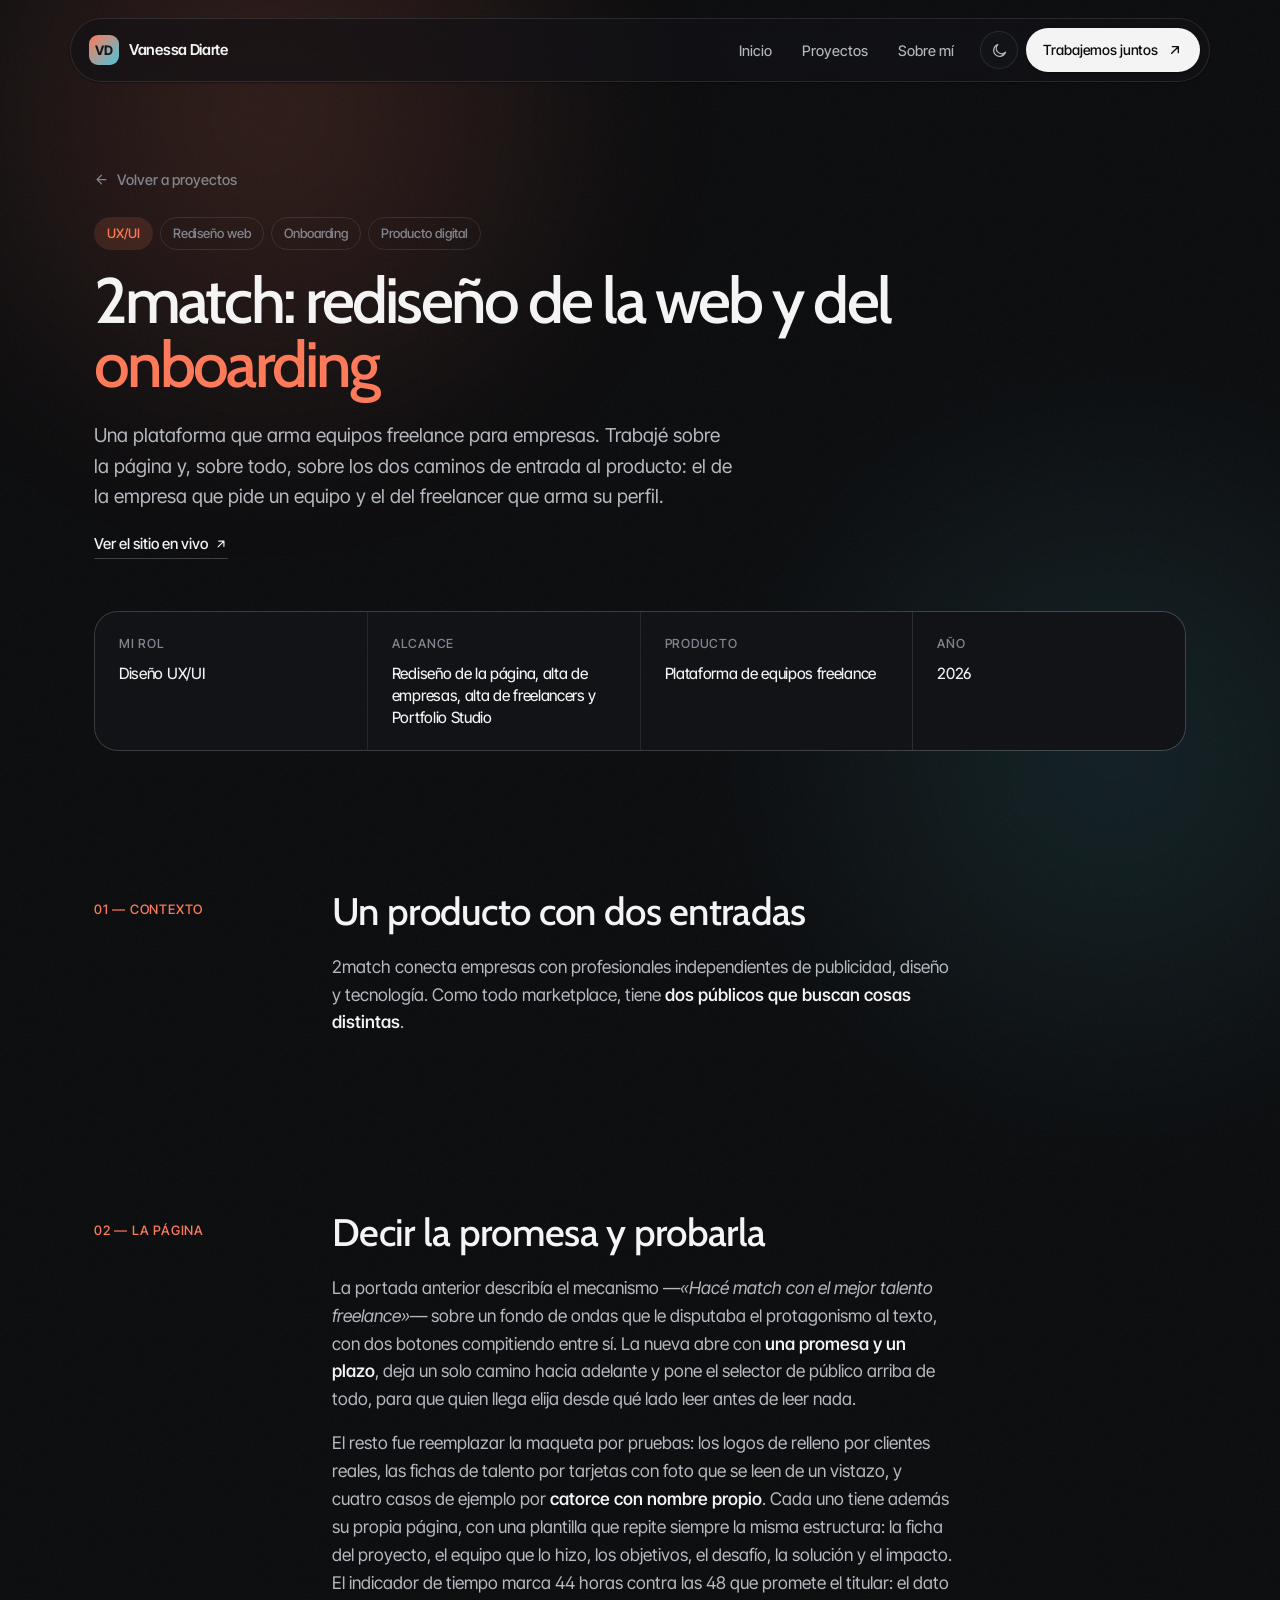
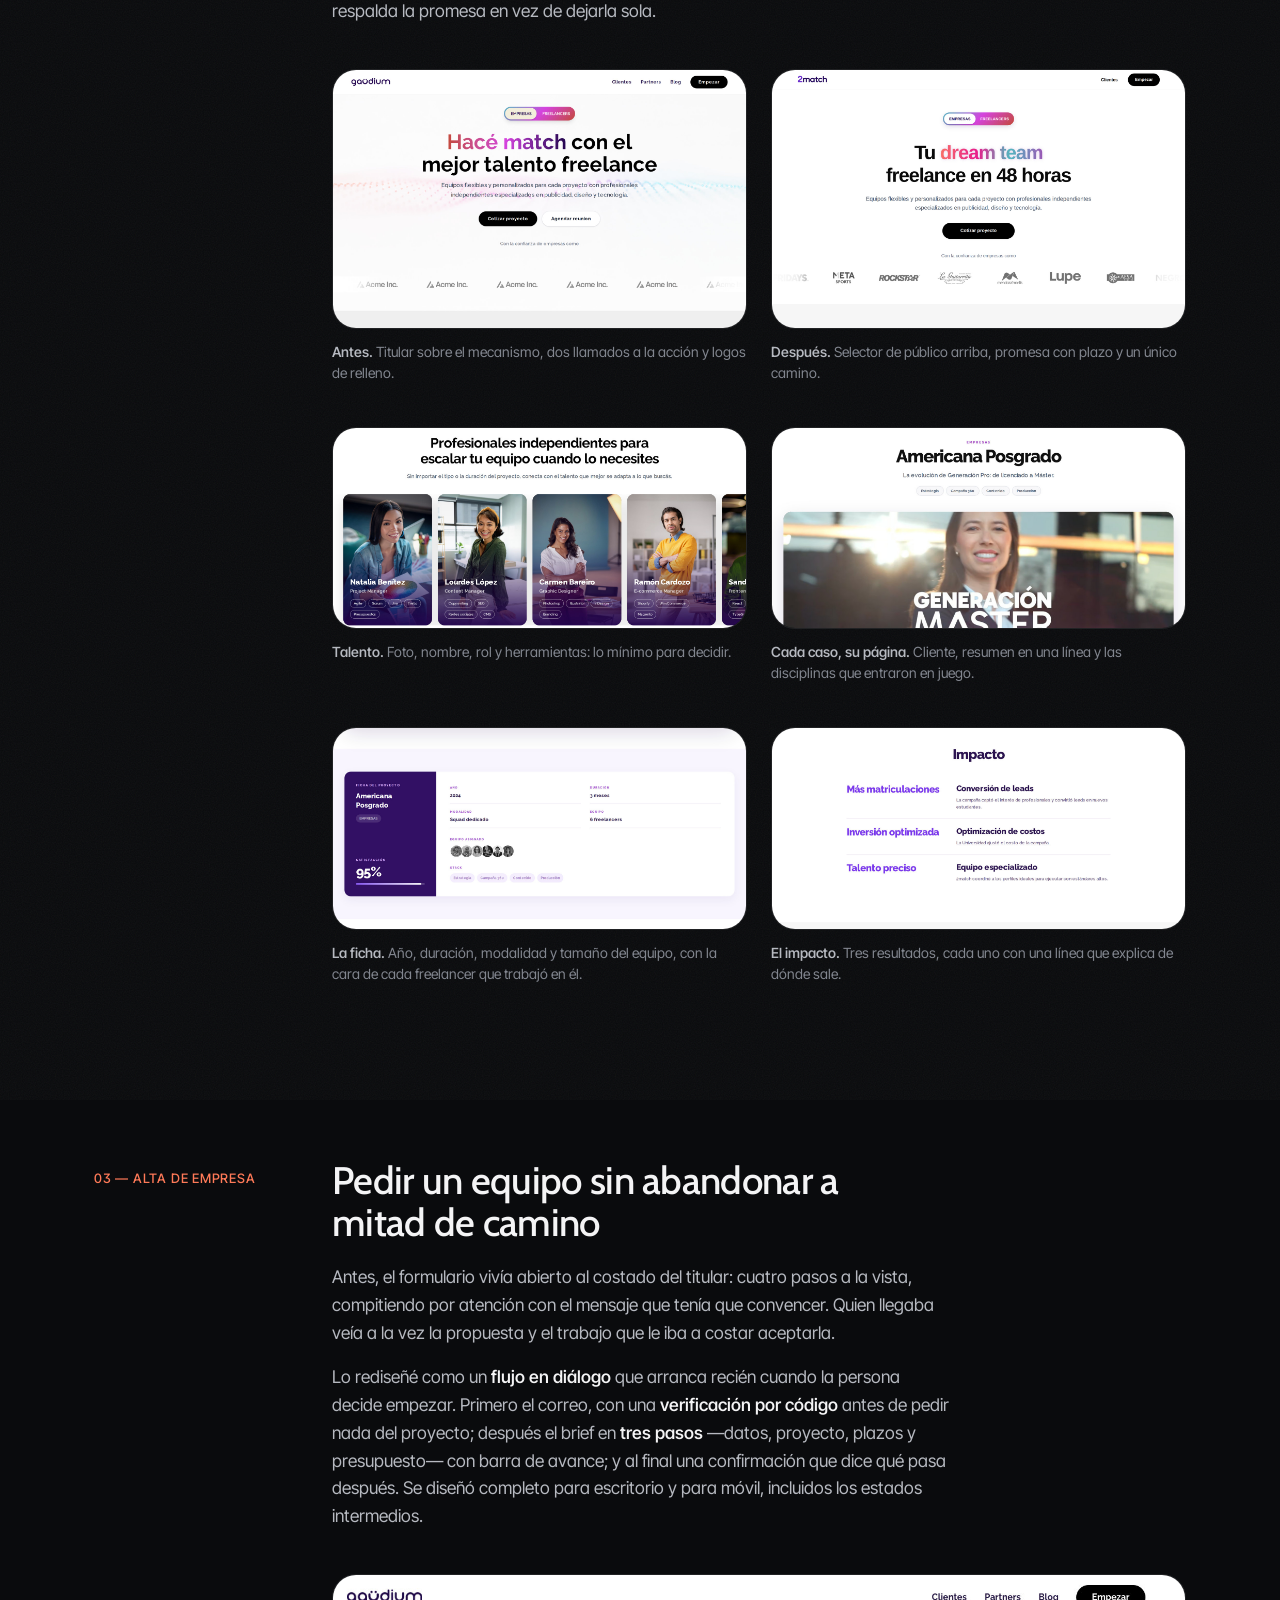
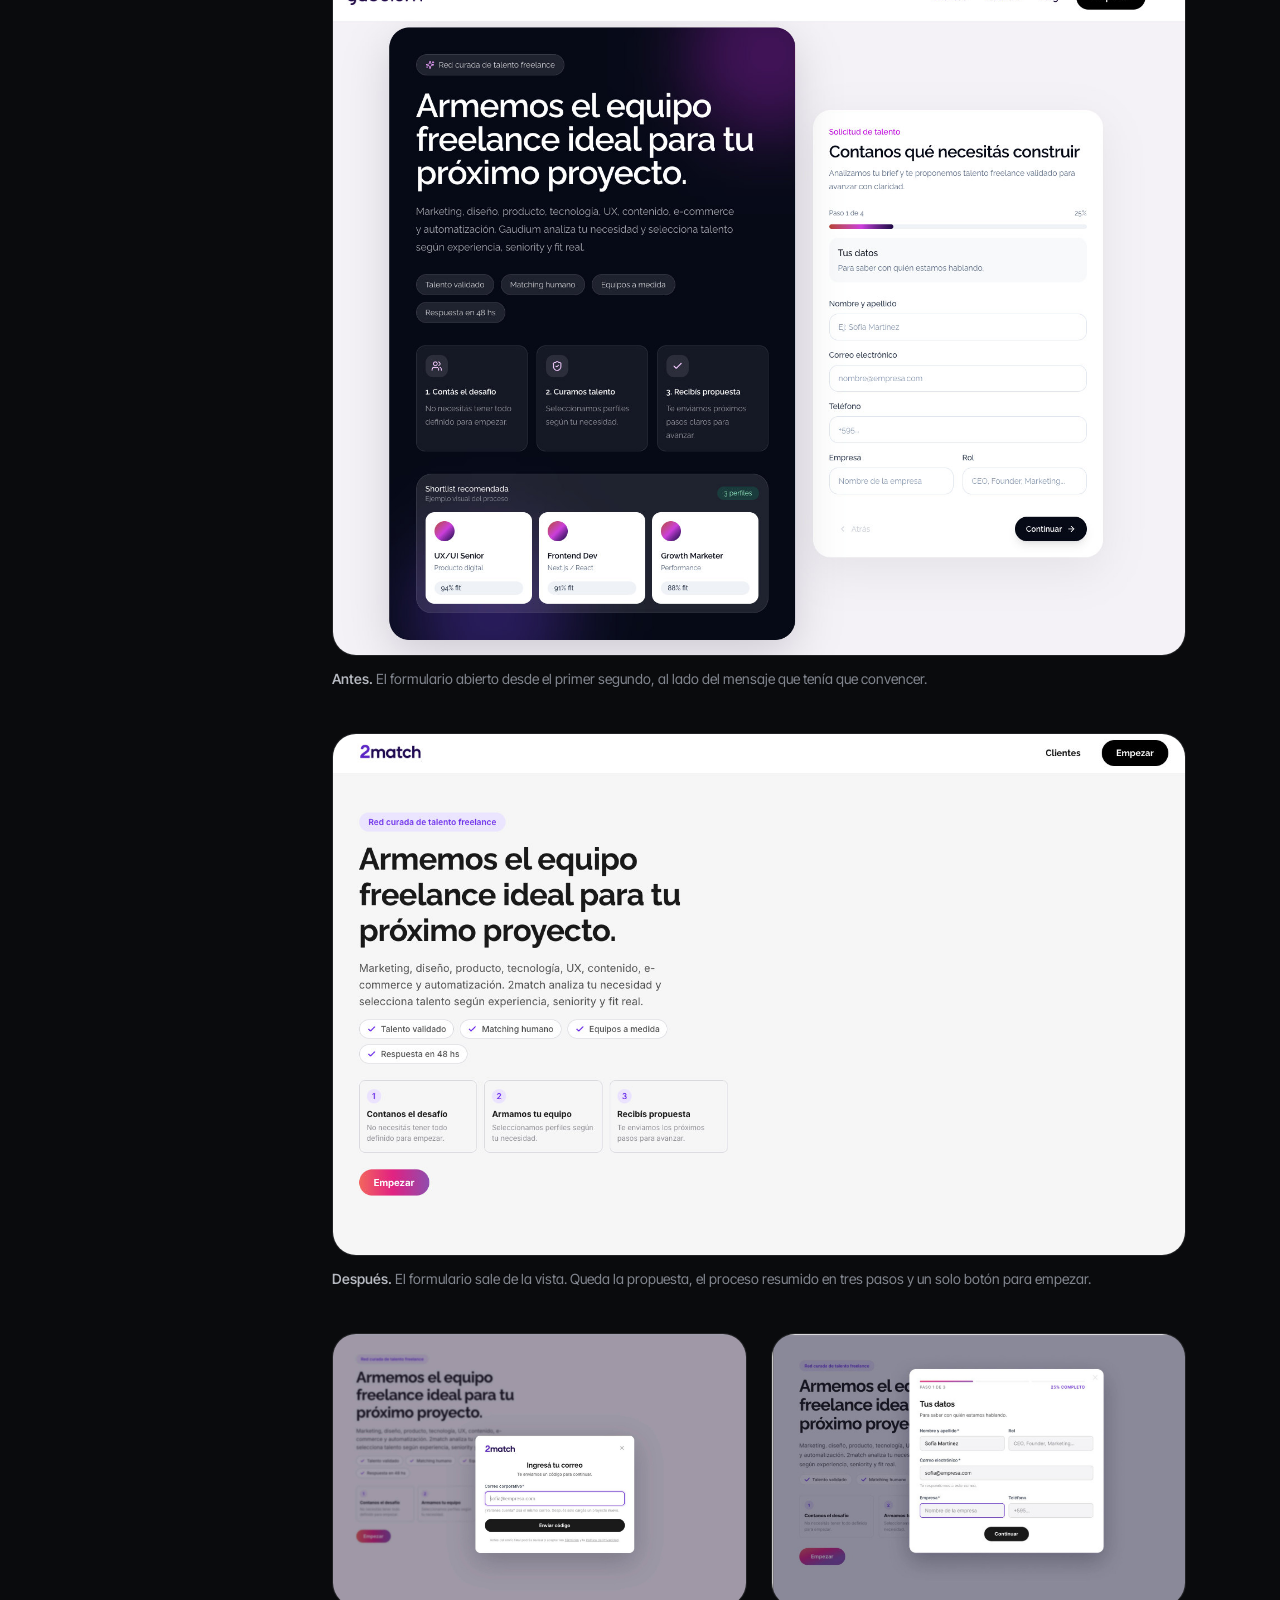
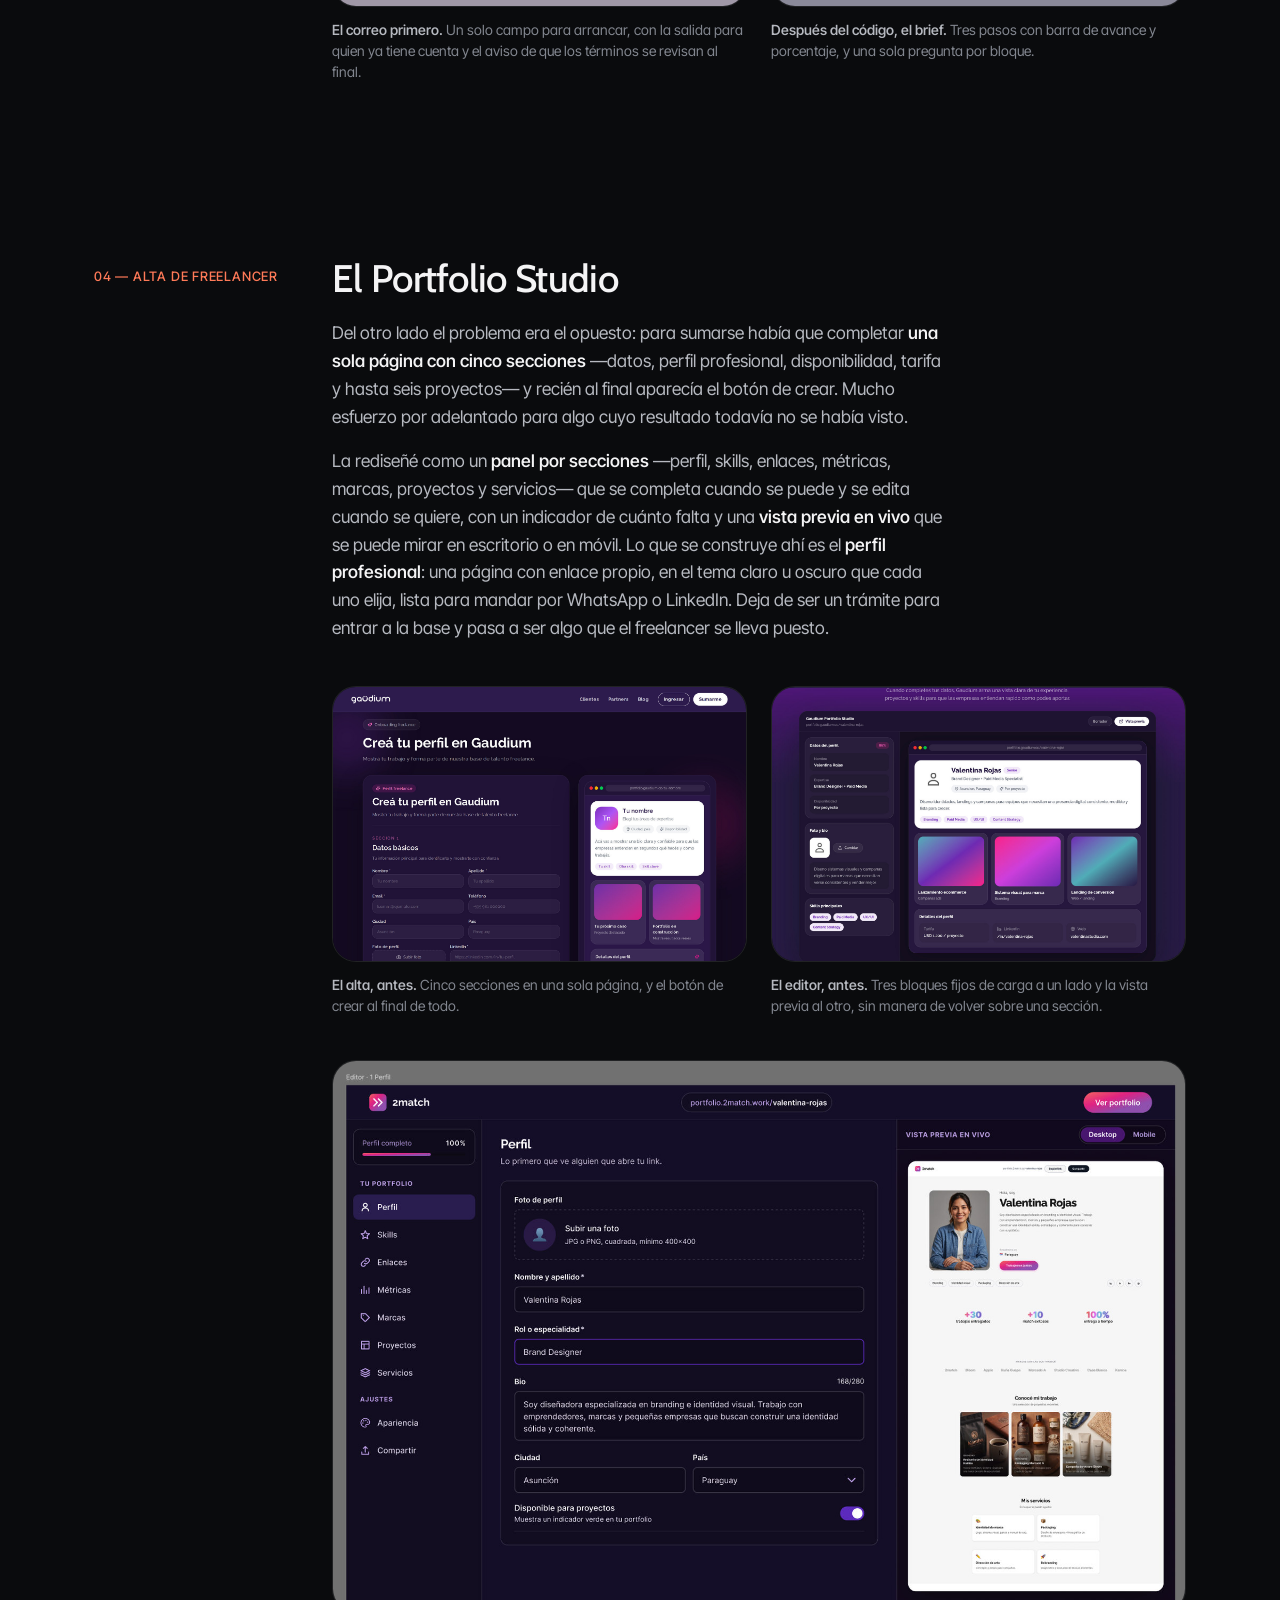
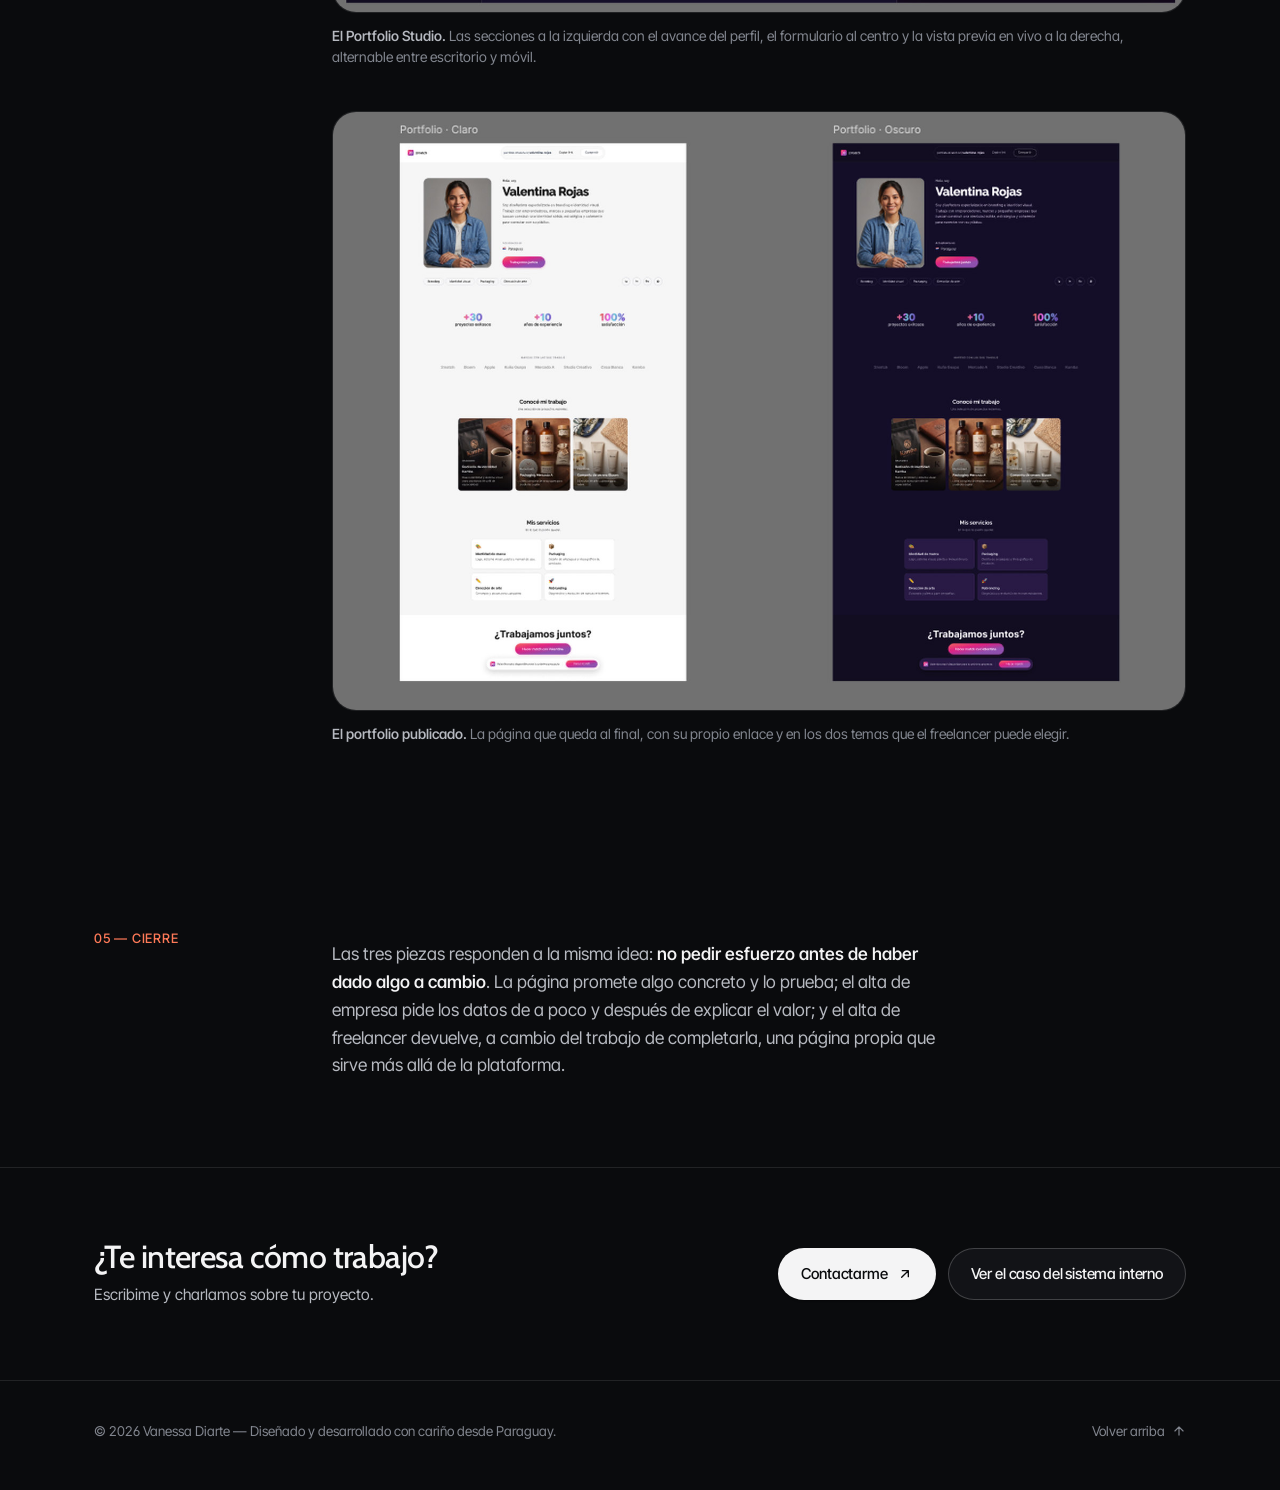
<file: proyectos/2match.html>
<!DOCTYPE html>
<html lang="es" data-theme="dark">
<head>
	<meta charset="utf-8" />
	<meta name="viewport" content="width=device-width, initial-scale=1" />
	<title>2match — Rediseño de la web y del onboarding | Vanessa Diarte</title>

	<meta name="description" content="Caso de estudio UX/UI: el rediseño de la página de 2match y de sus dos flujos de alta, el de empresas y el de freelancers con el Portfolio Studio." />
	<meta name="author" content="Vanessa Diarte" />
	<meta name="theme-color" content="#0a0b0d" />
	<link rel="canonical" href="https://vane-diarte.github.io/portfolio.github.io/proyectos/2match.html" />

	<meta property="og:type" content="article" />
	<meta property="og:locale" content="es_PY" />
	<meta property="og:title" content="2match — Rediseño de la web y de las dos altas" />
	<meta property="og:description" content="Rediseño de la página y de los dos caminos de entrada al producto: el de la empresa que pide un equipo y el del freelancer que arma su perfil." />
	<meta property="og:image" content="https://vane-diarte.github.io/portfolio.github.io/images/work/vane-1.png" />
	<meta property="og:url" content="https://vane-diarte.github.io/portfolio.github.io/proyectos/2match.html" />
	<meta name="twitter:card" content="summary_large_image" />

	<link rel="icon" href="../images/vanediarte.png" type="image/png" />
	<link rel="apple-touch-icon" href="../images/vanediarte.png" />

	<link rel="preconnect" href="https://fonts.googleapis.com" />
	<link rel="preconnect" href="https://fonts.gstatic.com" crossorigin />
	<link href="https://fonts.googleapis.com/css2?family=Cabin:wght@400..700&family=Inter+Tight:ital,wght@0,300..700;1,400&family=Lora:ital,wght@1,400..600&display=swap" rel="stylesheet" />

	<link rel="stylesheet" href="../assets/css/style.css" />

	<script>
		// Aplicado antes del render para evitar parpadeo de tema.
		(function () {
			try {
				var saved = localStorage.getItem("vd-theme");
				if (saved) document.documentElement.dataset.theme = saved;
			} catch (e) {}
		})();
	</script>
</head>

<body>
	<a class="skip-link" href="#caso">Saltar al contenido</a>

	<!-- Fondo ambiental -->
	<div class="fx" aria-hidden="true">
		<div class="fx__glow fx__glow--1"></div>
		<div class="fx__glow fx__glow--2"></div>
		<div class="fx__grain"></div>
	</div>

	<!-- ============ NAV ============ -->
	<header class="nav" id="nav">
		<div class="nav__inner">
			<a class="nav__brand" href="../index.html">
				<span class="nav__mark" aria-hidden="true">VD</span>
				<span>Vanessa Diarte</span>
			</a>

			<nav aria-label="Navegación principal">
				<ul class="nav__links">
					<li><a href="../index.html#inicio">Inicio</a></li>
					<li><a href="../index.html#proyectos">Proyectos</a></li>
					<li><a href="../index.html#sobre-mi">Sobre mí</a></li>
				</ul>
			</nav>

			<div class="nav__actions">
				<button class="icon-btn theme-toggle" id="theme-toggle" type="button" aria-label="Cambiar entre tema claro y oscuro">
					<svg class="icon-sun" viewBox="0 0 24 24" fill="none" stroke="currentColor" stroke-width="1.7" stroke-linecap="round" aria-hidden="true"><circle cx="12" cy="12" r="4.2"/><path d="M12 2.5v2M12 19.5v2M2.5 12h2M19.5 12h2M5.2 5.2l1.4 1.4M17.4 17.4l1.4 1.4M18.8 5.2l-1.4 1.4M6.6 17.4l-1.4 1.4"/></svg>
					<svg class="icon-moon" viewBox="0 0 24 24" fill="none" stroke="currentColor" stroke-width="1.7" stroke-linecap="round" stroke-linejoin="round" aria-hidden="true"><path d="M20.5 14.4A8.6 8.6 0 1 1 9.6 3.5a6.9 6.9 0 0 0 10.9 10.9Z"/></svg>
				</button>

				<button class="icon-btn nav__burger" id="nav-burger" type="button" aria-label="Abrir menú" aria-expanded="false" aria-controls="nav-drawer">
					<svg viewBox="0 0 24 24" fill="none" stroke="currentColor" stroke-width="1.8" stroke-linecap="round" aria-hidden="true"><path d="M4 8h16M4 16h16"/></svg>
				</button>

				<a class="btn btn--primary btn--sm nav__cta" href="../index.html#contacto">
					Trabajemos juntos
					<svg viewBox="0 0 24 24" fill="none" stroke="currentColor" stroke-width="2" stroke-linecap="round" stroke-linejoin="round" aria-hidden="true"><path d="M7 17 17 7M8 7h9v9"/></svg>
				</a>
			</div>
		</div>

		<div class="nav__drawer" id="nav-drawer">
			<ul>
				<li><a href="../index.html#inicio">Inicio</a></li>
				<li><a href="../index.html#proyectos">Proyectos</a></li>
				<li><a href="../index.html#sobre-mi">Sobre mí</a></li>
				<li><a href="../index.html#herramientas">Herramientas</a></li>
			</ul>
			<a class="btn btn--primary" href="../index.html#contacto">Trabajemos juntos</a>
		</div>
	</header>

	<main id="caso">
		<!-- ============ PORTADA ============ -->
		<section class="case-hero">
			<div class="container">
				<a class="case-back" href="../index.html#proyectos">
					<svg viewBox="0 0 24 24" fill="none" stroke="currentColor" stroke-width="2" stroke-linecap="round" stroke-linejoin="round" aria-hidden="true"><path d="M19 12H5M12 19l-7-7 7-7"/></svg>
					Volver a proyectos
				</a>

				<div class="project__tags">
					<span class="tag tag--accent">UX/UI</span>
					<span class="tag">Rediseño web</span>
					<span class="tag">Onboarding</span>
					<span class="tag">Producto digital</span>
				</div>

				<h1>2match: rediseño de la web y del <span class="highlight">onboarding</span></h1>

				<p class="case-hero__lead">
					Una plataforma que arma equipos freelance para empresas. Trabajé sobre la
					página y, sobre todo, sobre los dos caminos de entrada al producto: el de
					la empresa que pide un equipo y el del freelancer que arma su perfil.
				</p>

				<p class="case-links">
					<a class="link-arrow" href="https://2match.work" target="_blank" rel="noopener">
						Ver el sitio en vivo
						<svg viewBox="0 0 24 24" fill="none" stroke="currentColor" stroke-width="2" stroke-linecap="round" stroke-linejoin="round" aria-hidden="true"><path d="M7 17 17 7M8 7h9v9"/></svg>
					</a>
				</p>

				<dl class="case-meta">
					<div>
						<dt>Mi rol</dt>
						<dd>Diseño UX/UI</dd>
					</div>
					<div>
						<dt>Alcance</dt>
						<dd>Rediseño de la página, alta de empresas, alta de freelancers y Portfolio Studio</dd>
					</div>
					<div>
						<dt>Producto</dt>
						<dd>Plataforma de equipos freelance</dd>
					</div>
					<div>
						<dt>Año</dt>
						<dd>2026</dd>
					</div>
				</dl>
			</div>
		</section>

		<!-- ============ 01 · CONTEXTO ============ -->
		<section class="case-block">
			<div class="container">
				<div class="case-block__head">
					<span class="case-block__num">01 — Contexto</span>
					<div>
						<h2>Un producto con dos entradas</h2>

						<div class="case-prose">
							<p>
								2match conecta empresas con profesionales independientes de
								publicidad, diseño y tecnología. Como todo marketplace, tiene
								<strong>dos públicos que buscan cosas distintas</strong>.
							</p>
						</div>
					</div>
				</div>
			</div>
		</section>

		<!-- ============ 02 · LA PÁGINA ============ -->
		<section class="case-block">
			<div class="container">
				<div class="case-block__head">
					<span class="case-block__num">02 — La página</span>
					<div>
						<h2>Decir la promesa y probarla</h2>

						<div class="case-prose">
							<p>
								La portada anterior describía el mecanismo —<em>«Hacé match con el
								mejor talento freelance»</em>— sobre un fondo de ondas que le
								disputaba el protagonismo al texto, con dos botones compitiendo
								entre sí. La nueva abre con <strong>una promesa y un plazo</strong>,
								deja un solo camino hacia adelante y pone el selector de público
								arriba de todo, para que quien llega elija desde qué lado leer antes
								de leer nada.
							</p>
							<p>
								El resto fue reemplazar la maqueta por pruebas: los logos de relleno
								por clientes reales, las fichas de talento por tarjetas con foto que
								se leen de un vistazo, y cuatro casos de ejemplo por
								<strong>catorce con nombre propio</strong>. Cada uno tiene además su
								propia página, con una plantilla que repite siempre la misma
								estructura: la ficha del proyecto, el equipo que lo hizo, los
								objetivos, el desafío, la solución y el impacto. El indicador de
								tiempo marca 44 horas contra las 48 que promete el titular: el dato
								respalda la promesa en vez de dejarla sola.
							</p>
						</div>

						<div class="case-figures case-figures--2">
							<figure class="case-figure">
								<button class="case-figure__frame" type="button" data-full="../images/work/2match-antes.jpg" data-caption="La portada, antes" data-slot="la captura de la portada anterior">
									<img src="../images/work/2match-antes.jpg" alt="Portada anterior, con fondo decorativo y dos botones" loading="lazy" />
								</button>
								<figcaption><b>Antes.</b> Titular sobre el mecanismo, dos llamados a la acción y logos de relleno.</figcaption>
							</figure>

							<figure class="case-figure">
								<button class="case-figure__frame" type="button" data-full="../images/work/2match-despues.jpg" data-caption="La portada, después" data-slot="la captura de la portada actual">
									<img src="../images/work/2match-despues.jpg" alt="Portada actual, con selector de público, promesa con plazo y un solo botón" loading="lazy" />
								</button>
								<figcaption><b>Después.</b> Selector de público arriba, promesa con plazo y un único camino.</figcaption>
							</figure>
						</div>

						<div class="case-figures case-figures--2">
							<figure class="case-figure">
								<button class="case-figure__frame" type="button" data-full="../images/work/2match-talento.jpg" data-caption="Fichas de talento" data-slot="la captura de las fichas de talento">
									<img src="../images/work/2match-talento.jpg" alt="Fichas de talento con foto, nombre, rol y herramientas" loading="lazy" />
								</button>
								<figcaption><b>Talento.</b> Foto, nombre, rol y herramientas: lo mínimo para decidir.</figcaption>
							</figure>

							<figure class="case-figure">
								<button class="case-figure__frame" type="button" data-full="../images/work/2match-caso-01.jpg" data-caption="La página de un caso de cliente" data-slot="la captura de la página de caso">
									<img src="../images/work/2match-caso-01.jpg" alt="Portada de la página de un caso de cliente, con el nombre, el resumen y las disciplinas" loading="lazy" />
								</button>
								<figcaption><b>Cada caso, su página.</b> Cliente, resumen en una línea y las disciplinas que entraron en juego.</figcaption>
							</figure>
						</div>

						<div class="case-figures case-figures--2">
							<figure class="case-figure">
								<button class="case-figure__frame" type="button" data-full="../images/work/2match-caso-02.jpg" data-caption="La ficha del proyecto" data-slot="la captura de la ficha del proyecto">
									<img src="../images/work/2match-caso-02.jpg" alt="Ficha del proyecto con satisfacción, año, duración, modalidad y el equipo asignado" loading="lazy" />
								</button>
								<figcaption><b>La ficha.</b> Año, duración, modalidad y tamaño del equipo, con la cara de cada freelancer que trabajó en él.</figcaption>
							</figure>

							<figure class="case-figure">
								<button class="case-figure__frame" type="button" data-full="../images/work/2match-caso-03.jpg" data-caption="El impacto del proyecto" data-slot="la captura del impacto">
									<img src="../images/work/2match-caso-03.jpg" alt="Sección de impacto con tres resultados, cada uno con su explicación" loading="lazy" />
								</button>
								<figcaption><b>El impacto.</b> Tres resultados, cada uno con una línea que explica de dónde sale.</figcaption>
							</figure>
						</div>
					</div>
				</div>
			</div>
		</section>

		<!-- ============ 03 · ALTA DE EMPRESA ============ -->
		<section class="case-block">
			<div class="container">
				<div class="case-block__head">
					<span class="case-block__num">03 — Alta de empresa</span>
					<div>
						<h2>Pedir un equipo sin abandonar a mitad de camino</h2>

						<div class="case-prose">
							<p>
								Antes, el formulario vivía abierto al costado del titular: cuatro
								pasos a la vista, compitiendo por atención con el mensaje que tenía
								que convencer. Quien llegaba veía a la vez la propuesta y el trabajo
								que le iba a costar aceptarla.
							</p>
							<p>
								Lo rediseñé como un <strong>flujo en diálogo</strong> que arranca
								recién cuando la persona decide empezar. Primero el correo, con una
								<strong>verificación por código</strong> antes de pedir nada del
								proyecto; después el brief en <strong>tres pasos</strong> —datos,
								proyecto, plazos y presupuesto— con barra de avance; y al final una
								confirmación que dice qué pasa después. Se diseñó completo para
								escritorio y para móvil, incluidos los estados intermedios.
							</p>
						</div>

						<div class="case-figures">
							<figure class="case-figure">
								<button class="case-figure__frame" type="button" data-full="../images/work/2match-alta-antes.jpg" data-caption="El alta de empresa, antes" data-slot="la captura del formulario anterior">
									<img src="../images/work/2match-alta-antes.jpg" alt="Versión anterior: formulario de cuatro pasos siempre abierto junto al titular" loading="lazy" />
								</button>
								<figcaption><b>Antes.</b> El formulario abierto desde el primer segundo, al lado del mensaje que tenía que convencer.</figcaption>
							</figure>
						</div>

						<div class="case-figures">
							<figure class="case-figure">
								<button class="case-figure__frame" type="button" data-full="../images/work/2match-alta-01.jpg" data-caption="La página del pedido, rediseñada" data-slot="la captura de la página del pedido">
									<img src="../images/work/2match-alta-01.jpg" alt="Página del pedido rediseñada: propuesta, los tres pasos del proceso y un solo botón" loading="lazy" />
								</button>
								<figcaption><b>Después.</b> El formulario sale de la vista. Queda la propuesta, el proceso resumido en tres pasos y un solo botón para empezar.</figcaption>
							</figure>
						</div>

						<div class="case-figures case-figures--2">
							<figure class="case-figure">
								<button class="case-figure__frame" type="button" data-full="../images/work/2match-alta-02.jpg" data-caption="Verificación por correo" data-slot="la captura de la verificación por correo">
									<img src="../images/work/2match-alta-02.jpg" alt="Diálogo que pide el correo corporativo para enviar un código de verificación" loading="lazy" />
								</button>
								<figcaption><b>El correo primero.</b> Un solo campo para arrancar, con la salida para quien ya tiene cuenta y el aviso de que los términos se revisan al final.</figcaption>
							</figure>

							<figure class="case-figure">
								<button class="case-figure__frame" type="button" data-full="../images/work/2match-alta-03.jpg" data-caption="El brief, paso 1 de 3" data-slot="la captura del brief por pasos">
									<img src="../images/work/2match-alta-03.jpg" alt="Primer paso del brief, con barra de avance y porcentaje completado" loading="lazy" />
								</button>
								<figcaption><b>Después del código, el brief.</b> Tres pasos con barra de avance y porcentaje, y una sola pregunta por bloque.</figcaption>
							</figure>
						</div>
					</div>
				</div>
			</div>
		</section>

		<!-- ============ 04 · ALTA DE FREELANCER ============ -->
		<section class="case-block">
			<div class="container">
				<div class="case-block__head">
					<span class="case-block__num">04 — Alta de freelancer</span>
					<div>
						<h2>El Portfolio Studio</h2>

						<div class="case-prose">
							<p>
								Del otro lado el problema era el opuesto: para sumarse había que
								completar <strong>una sola página con cinco secciones</strong>
								—datos, perfil profesional, disponibilidad, tarifa y hasta seis
								proyectos— y recién al final aparecía el botón de crear. Mucho
								esfuerzo por adelantado para algo cuyo resultado todavía no se
								había visto.
							</p>
							<p>
								La rediseñé como un <strong>panel por secciones</strong> —perfil,
								skills, enlaces, métricas, marcas, proyectos y servicios— que se
								completa cuando se puede y se edita cuando se quiere, con un
								indicador de cuánto falta y una <strong>vista previa en vivo</strong>
								que se puede mirar en escritorio o en móvil. Lo que se construye ahí
								es el <strong>perfil profesional</strong>: una página con enlace
								propio, en el tema claro u oscuro que cada uno elija, lista para
								mandar por WhatsApp o LinkedIn. Deja de ser un trámite para entrar a
								la base y pasa a ser algo que el freelancer se lleva puesto.
							</p>
						</div>

						<div class="case-figures case-figures--2">
							<figure class="case-figure">
								<button class="case-figure__frame" type="button" data-full="../images/work/2match-free-antes.jpg" data-caption="El alta de freelancer, antes" data-slot="la captura del alta anterior">
									<img src="../images/work/2match-free-antes.jpg" alt="Versión anterior: una sola página larga con cinco secciones de formulario" loading="lazy" />
								</button>
								<figcaption><b>El alta, antes.</b> Cinco secciones en una sola página, y el botón de crear al final de todo.</figcaption>
							</figure>

							<figure class="case-figure">
								<button class="case-figure__frame" type="button" data-full="../images/work/2match-perfil-antes.jpg" data-caption="El editor de perfil, antes" data-slot="la captura del editor anterior">
									<img src="../images/work/2match-perfil-antes.jpg" alt="Versión anterior del editor de perfil, con la carga a la izquierda y la vista previa a la derecha" loading="lazy" />
								</button>
								<figcaption><b>El editor, antes.</b> Tres bloques fijos de carga a un lado y la vista previa al otro, sin manera de volver sobre una sección.</figcaption>
							</figure>
						</div>

						<div class="case-figures">
							<figure class="case-figure">
								<button class="case-figure__frame" type="button" data-full="../images/work/2match-studio.jpg" data-caption="El Portfolio Studio" data-slot="la captura del Portfolio Studio">
									<img src="../images/work/2match-studio.jpg" alt="El Portfolio Studio: menú de secciones a la izquierda, formulario al centro y vista previa en vivo a la derecha" loading="lazy" />
								</button>
								<figcaption><b>El Portfolio Studio.</b> Las secciones a la izquierda con el avance del perfil, el formulario al centro y la vista previa en vivo a la derecha, alternable entre escritorio y móvil.</figcaption>
							</figure>
						</div>

						<div class="case-figures">
							<figure class="case-figure">
								<button class="case-figure__frame" type="button" data-full="../images/work/2match-portfolio-temas.jpg" data-caption="El portfolio publicado, en claro y en oscuro" data-slot="la captura del portfolio publicado">
									<img src="../images/work/2match-portfolio-temas.jpg" alt="El portfolio publicado en sus dos temas, claro y oscuro, uno al lado del otro" loading="lazy" />
								</button>
								<figcaption><b>El portfolio publicado.</b> La página que queda al final, con su propio enlace y en los dos temas que el freelancer puede elegir.</figcaption>
							</figure>
						</div>

						
					</div>
				</div>
			</div>
		</section>

		<!-- ============ 05 · CIERRE ============ -->
		<section class="case-block">
			<div class="container">
				<div class="case-block__head">
					<span class="case-block__num">05 — Cierre</span>
					<div>
						<div class="case-prose">
							<p>
								Las tres piezas responden a la misma idea: <strong>no pedir esfuerzo
								antes de haber dado algo a cambio</strong>. La página promete algo
								concreto y lo prueba; el alta de empresa pide los datos de a poco y
								después de explicar el valor; y el alta de freelancer devuelve, a
								cambio del trabajo de completarla, una página propia que sirve más
								allá de la plataforma.
							</p>
						</div>
					</div>
				</div>
			</div>
		</section>
	</main>

	<!-- ============ SIGUIENTE ============ -->
	<section class="case-next">
		<div class="container case-next__inner">
			<div>
				<h3>¿Te interesa cómo trabajo?</h3>
				<p>Escribime y charlamos sobre tu proyecto.</p>
			</div>
			<div class="hero__actions" style="margin-top:0">
				<a class="btn btn--primary" href="../index.html#contacto">
					Contactarme
					<svg viewBox="0 0 24 24" fill="none" stroke="currentColor" stroke-width="2" stroke-linecap="round" stroke-linejoin="round" aria-hidden="true"><path d="M7 17 17 7M8 7h9v9"/></svg>
				</a>
				<a class="btn btn--ghost" href="backoffice-banca.html">Ver el caso del sistema interno</a>
			</div>
		</div>
	</section>

	<!-- ============ FOOTER ============ -->
	<footer class="footer">
		<div class="container footer__inner">
			<p>© <span id="year">2026</span> Vanessa Diarte — Diseñado y desarrollado con cariño desde Paraguay.</p>
			<a class="to-top" href="#caso">
				Volver arriba
				<svg viewBox="0 0 24 24" fill="none" stroke="currentColor" stroke-width="2" stroke-linecap="round" stroke-linejoin="round" aria-hidden="true"><path d="M12 19V5M5 12l7-7 7 7"/></svg>
			</a>
		</div>
	</footer>

	<!-- ============ LIGHTBOX ============ -->
	<div class="lightbox" id="lightbox" role="dialog" aria-modal="true" aria-label="Vista ampliada de la imagen">
		<button class="lightbox__close" id="lightbox-close" type="button" aria-label="Cerrar">
			<svg viewBox="0 0 24 24" fill="none" stroke="currentColor" stroke-width="2" stroke-linecap="round" aria-hidden="true"><path d="M6 6l12 12M18 6 6 18"/></svg>
		</button>
		<img id="lightbox-img" alt="" />
		<p class="lightbox__caption" id="lightbox-caption"></p>
	</div>

	<script src="../assets/js/app.js" defer></script>
</body>
</html>
</file>
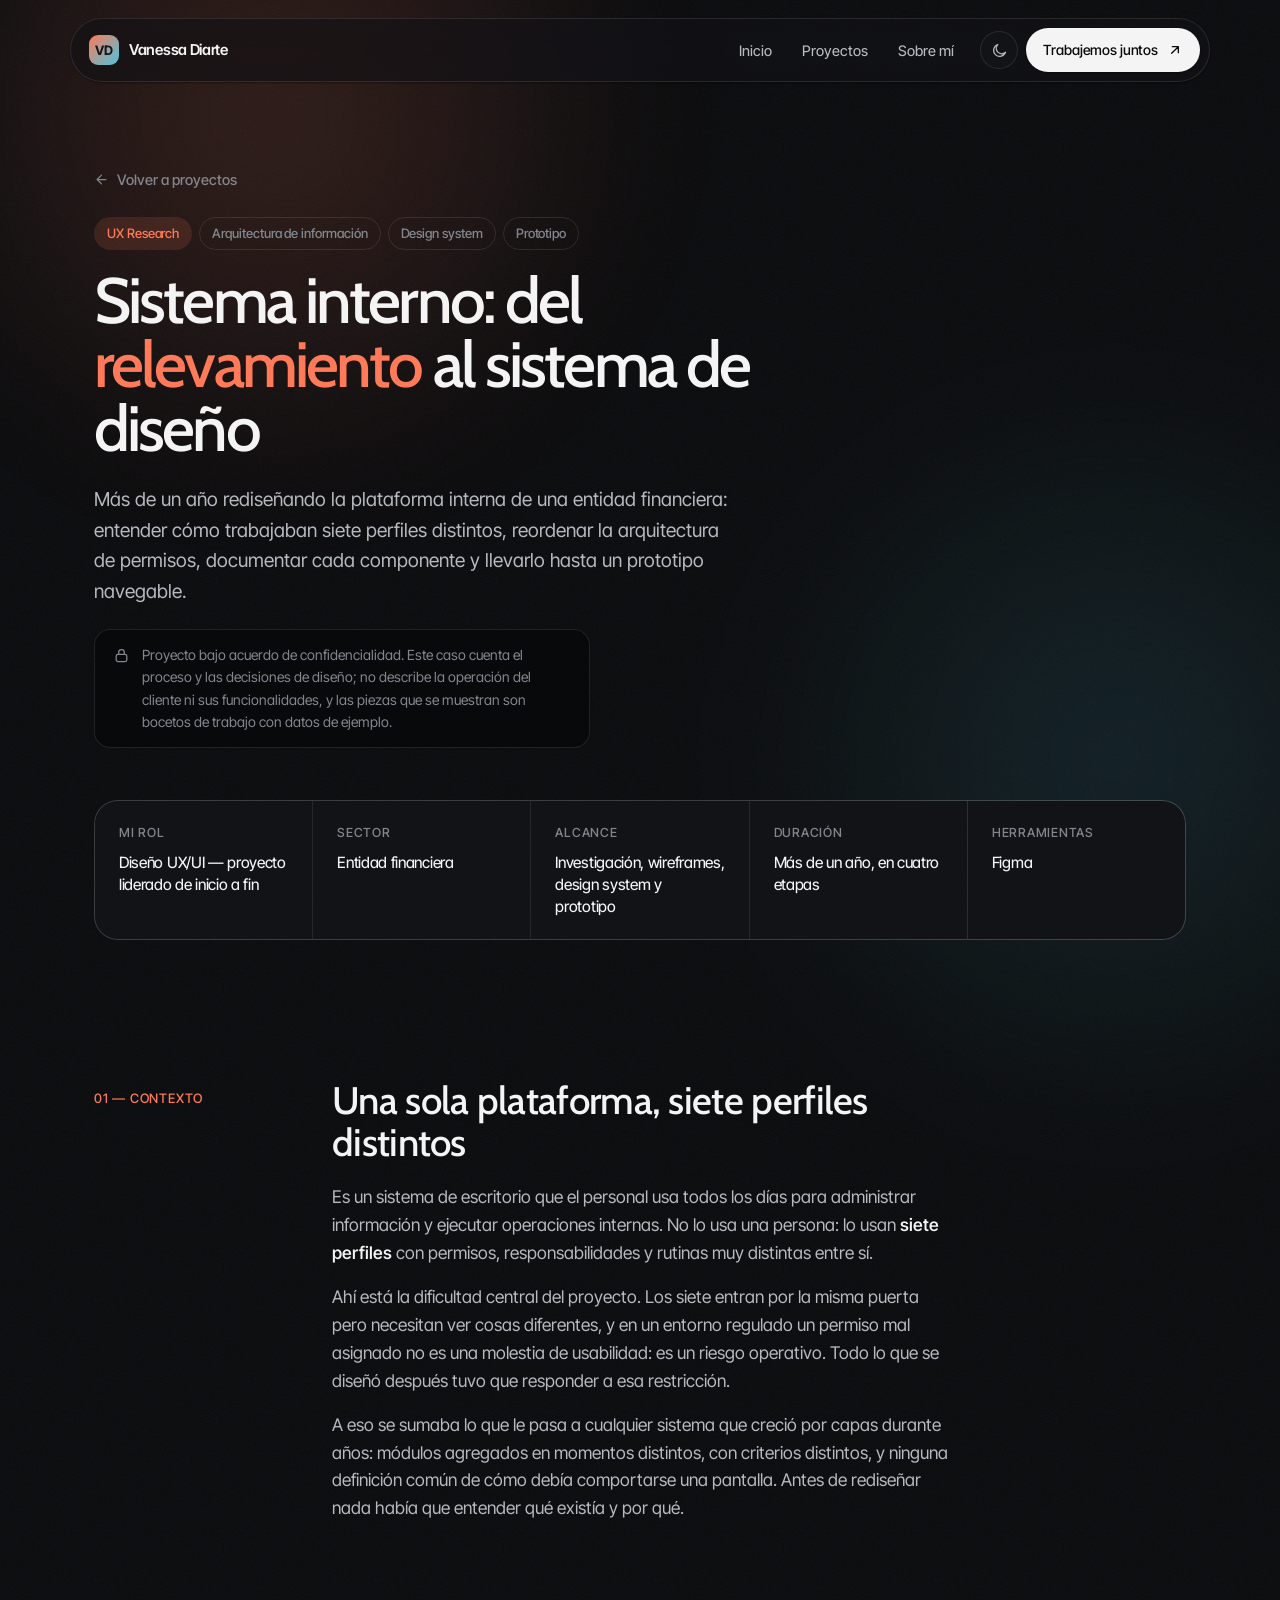
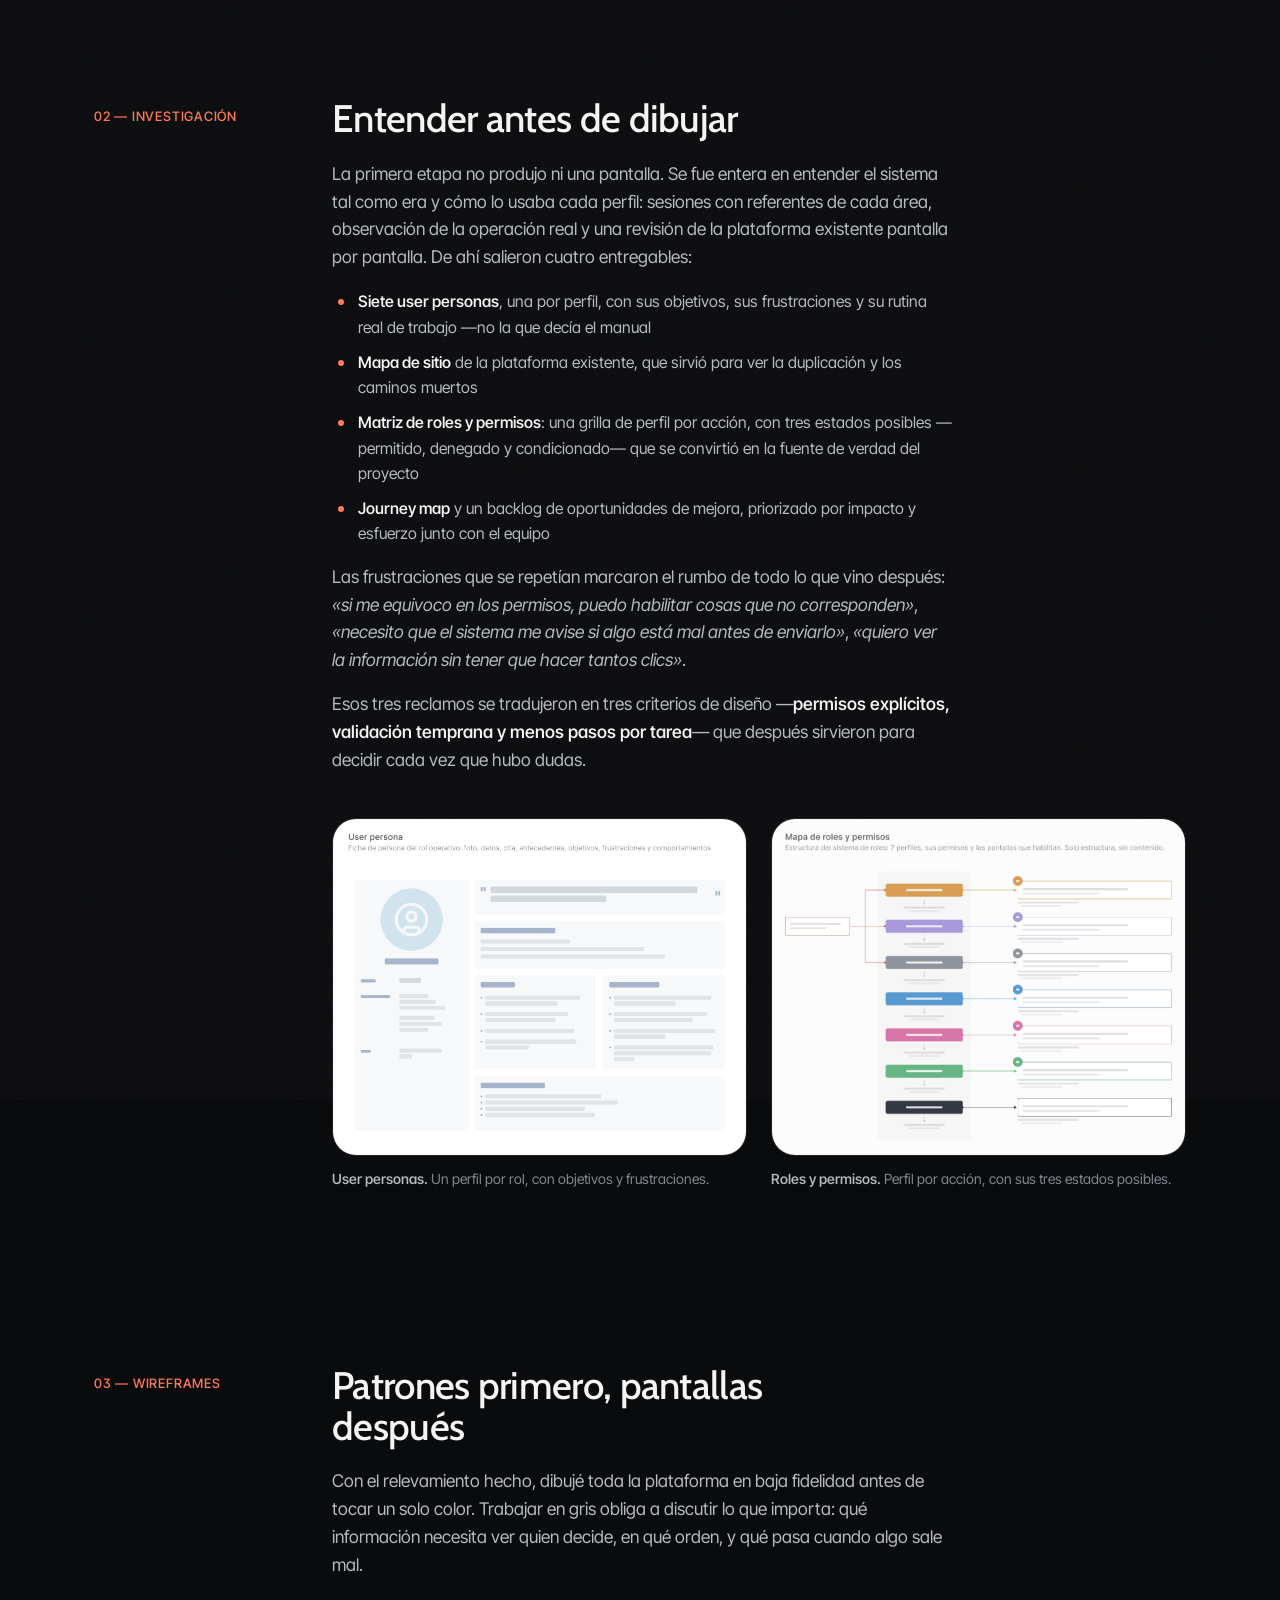
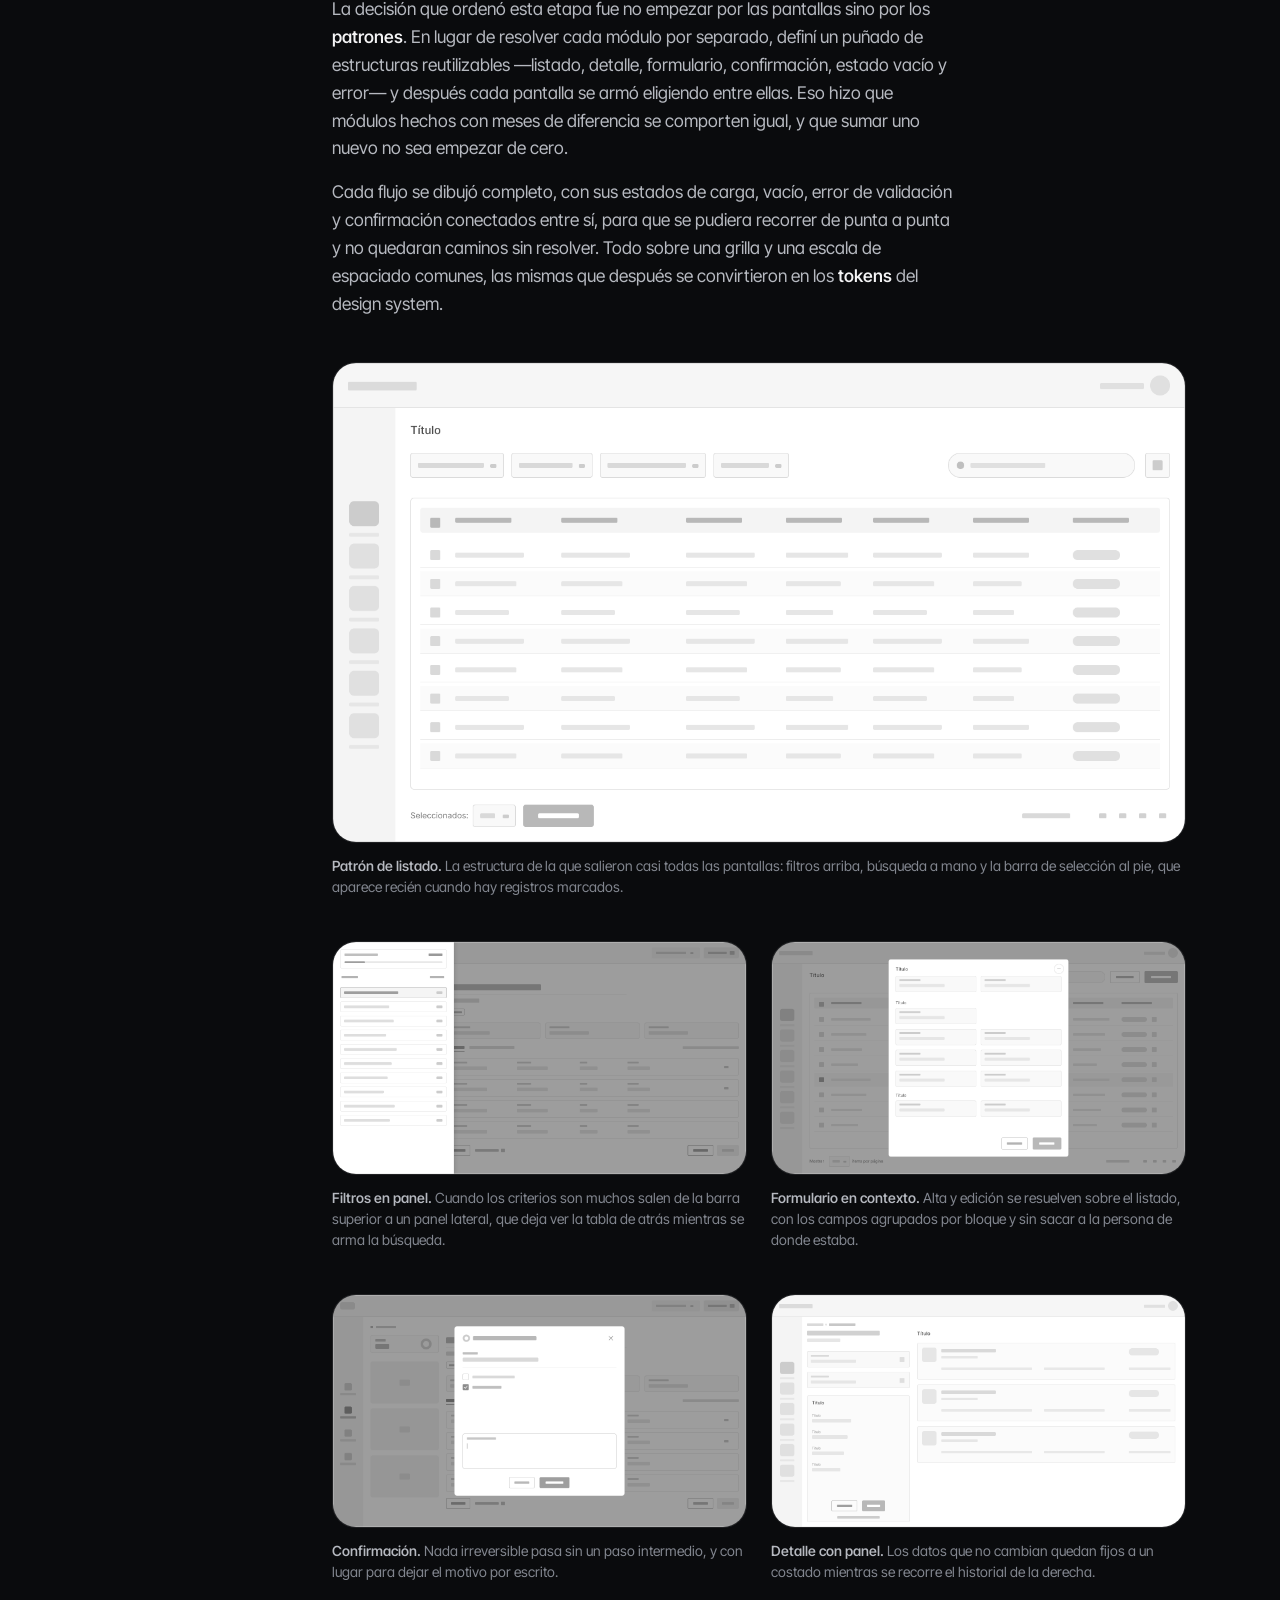
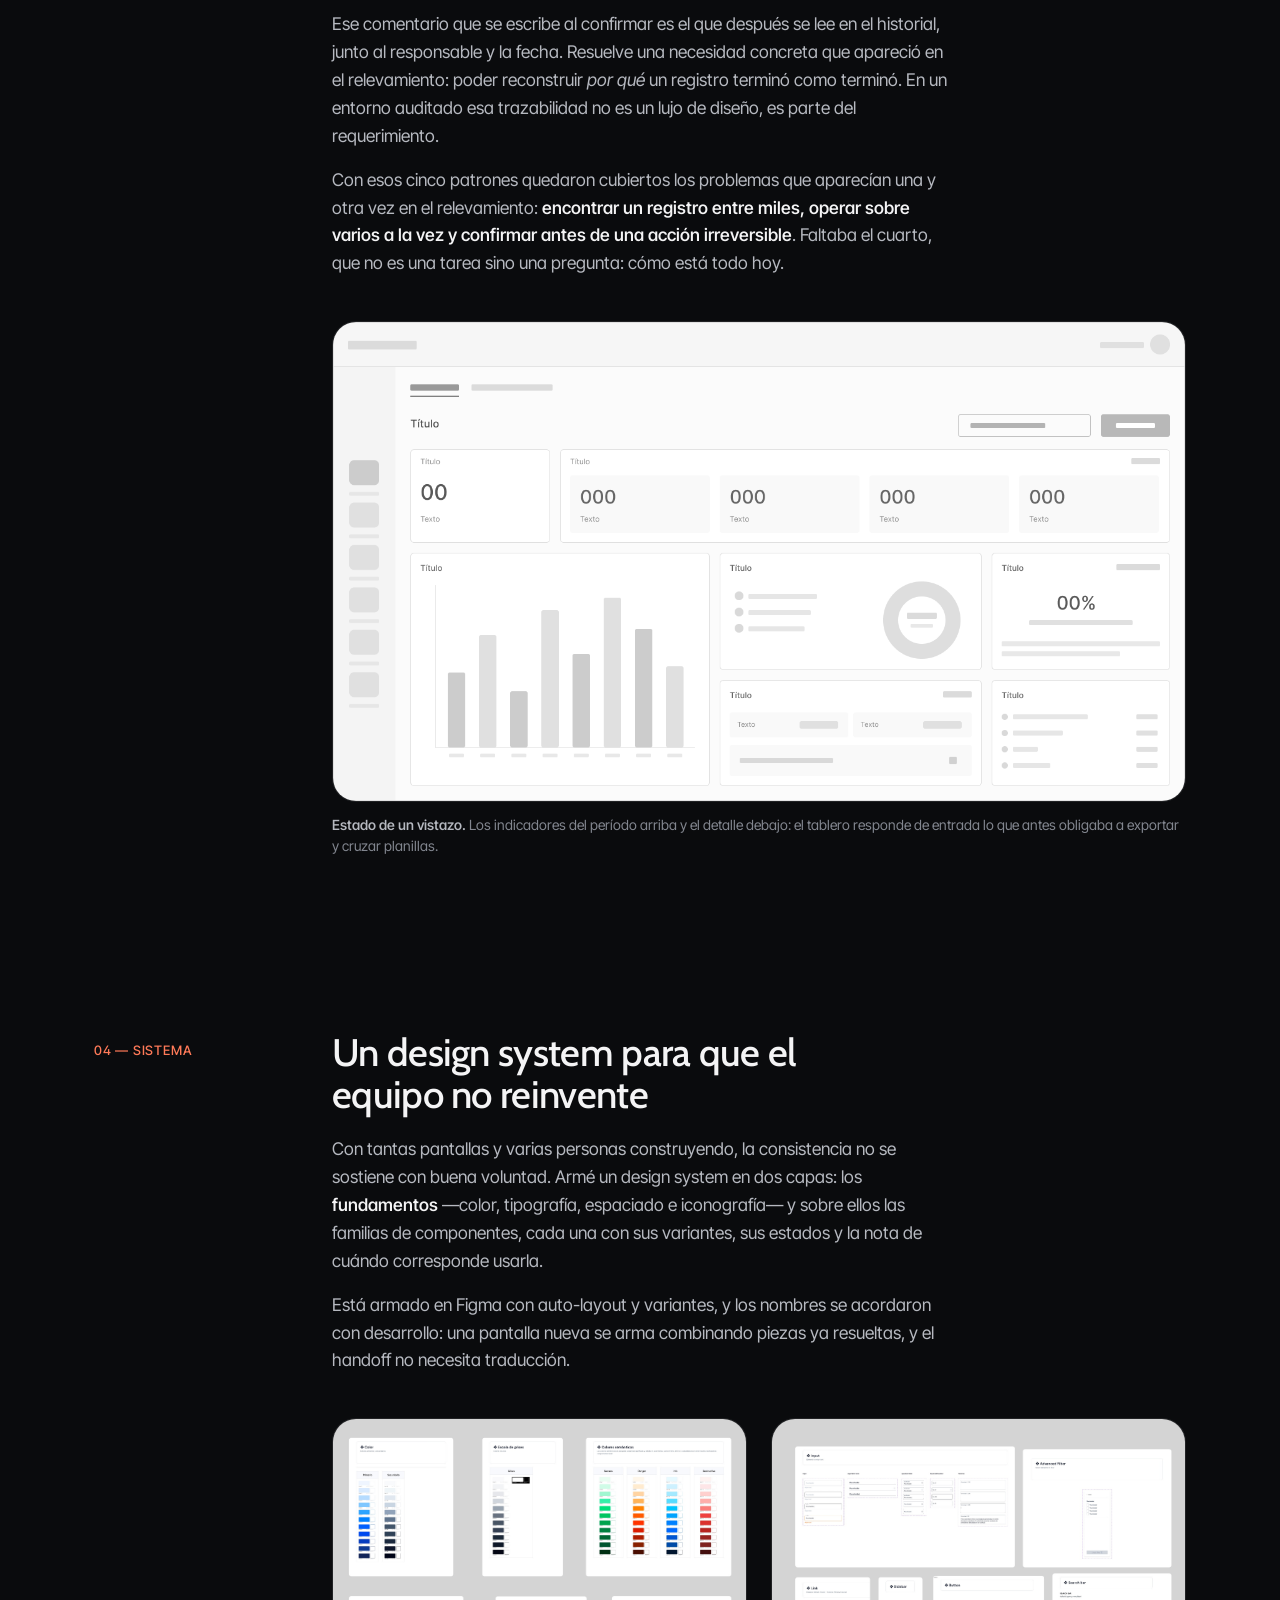
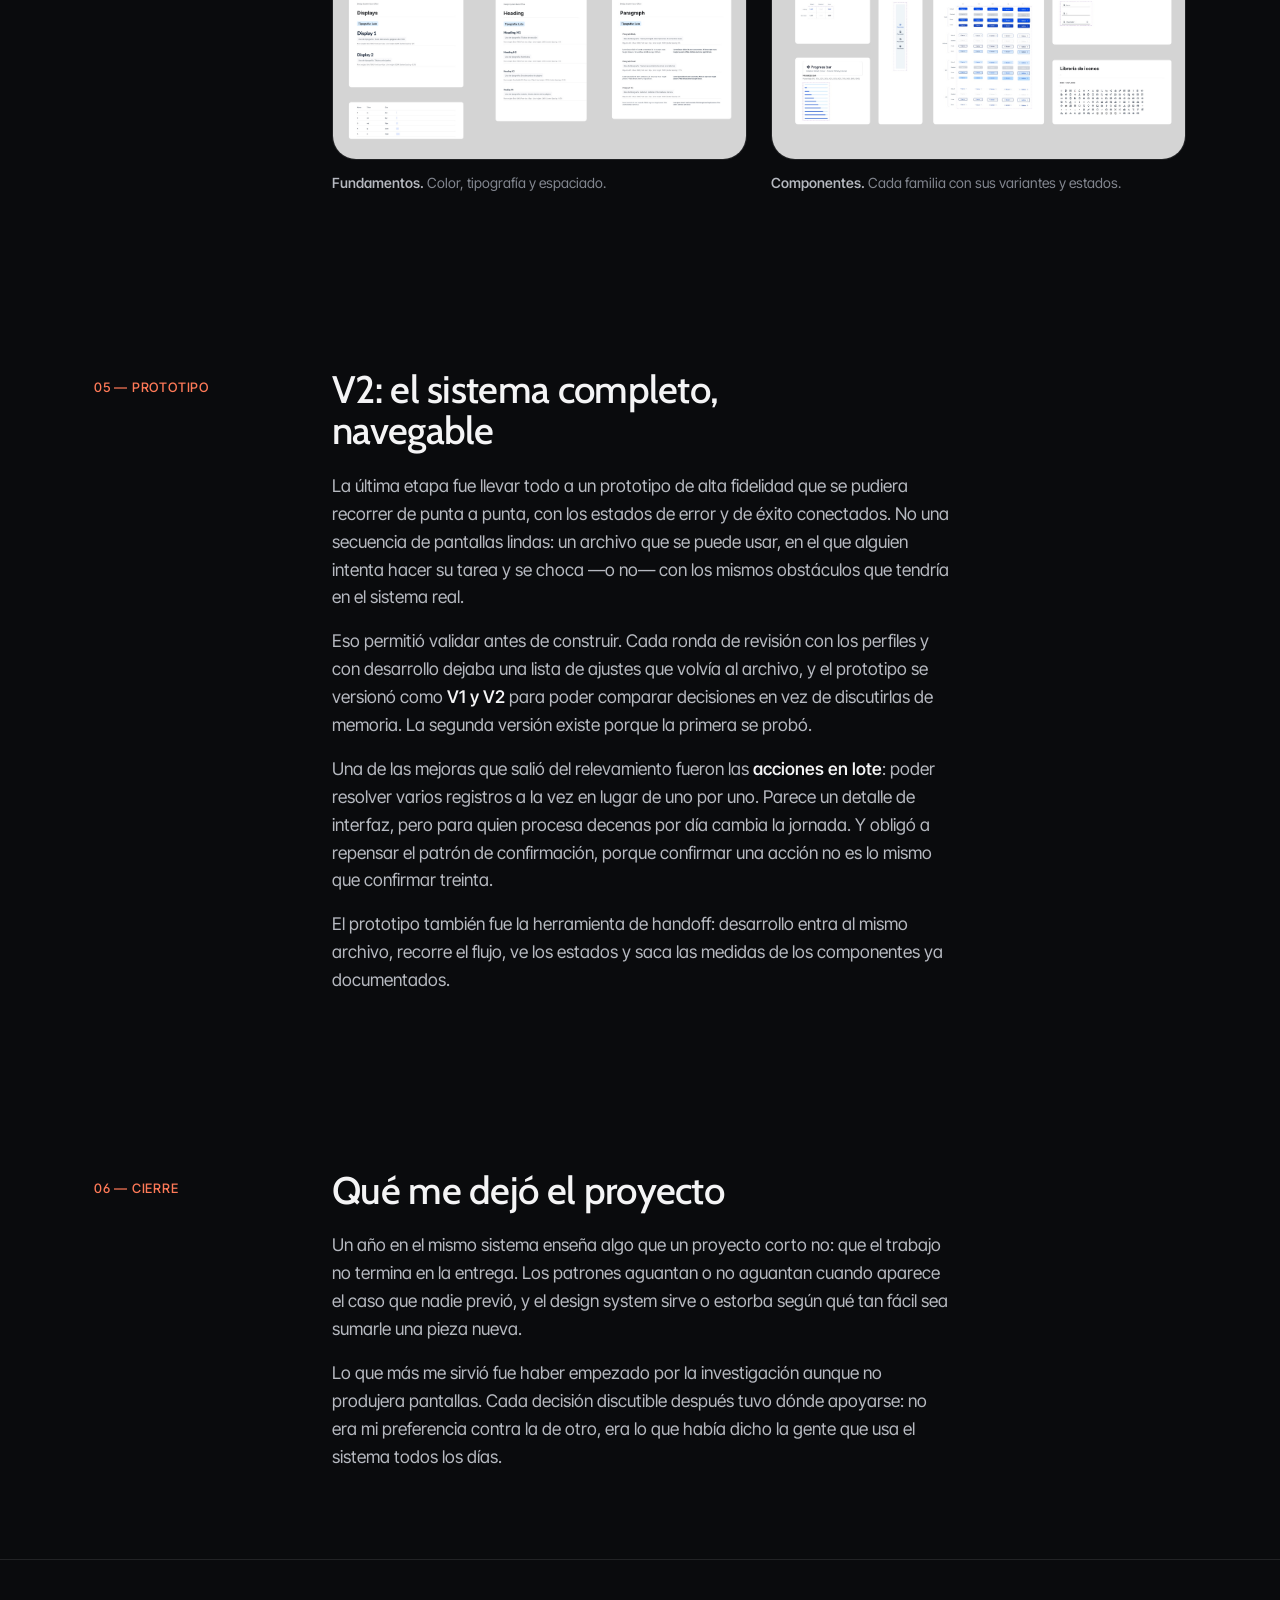
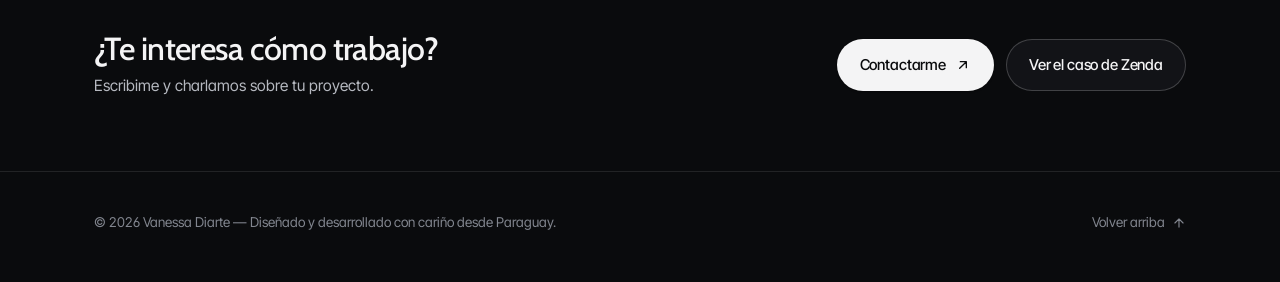
<file: proyectos/backoffice-banca.html>
<!DOCTYPE html>
<html lang="es" data-theme="dark">
<head>
	<meta charset="utf-8" />
	<meta name="viewport" content="width=device-width, initial-scale=1" />
	<title>Sistema interno para una entidad financiera | Vanessa Diarte</title>

	<meta name="description" content="Caso de estudio: el proceso de diseño UX/UI de un sistema interno — investigación, arquitectura de permisos, patrones, design system y prototipo navegable." />
	<meta name="author" content="Vanessa Diarte" />
	<meta name="theme-color" content="#0a0b0d" />
	<link rel="canonical" href="https://vane-diarte.github.io/portfolio.github.io/proyectos/backoffice-banca.html" />

	<meta property="og:type" content="article" />
	<meta property="og:locale" content="es_PY" />
	<meta property="og:title" content="Sistema interno para una entidad financiera" />
	<meta property="og:description" content="Un año de proceso: de la investigación con siete perfiles de usuario al design system y el prototipo navegable." />
	<meta property="og:image" content="https://vane-diarte.github.io/portfolio.github.io/images/work/vane-1.png" />
	<meta property="og:url" content="https://vane-diarte.github.io/portfolio.github.io/proyectos/backoffice-banca.html" />
	<meta name="twitter:card" content="summary_large_image" />

	<link rel="icon" href="../images/vanediarte.png" type="image/png" />
	<link rel="apple-touch-icon" href="../images/vanediarte.png" />

	<link rel="preconnect" href="https://fonts.googleapis.com" />
	<link rel="preconnect" href="https://fonts.gstatic.com" crossorigin />
	<link href="https://fonts.googleapis.com/css2?family=Cabin:wght@400..700&family=Inter+Tight:ital,wght@0,300..700;1,400&family=Lora:ital,wght@1,400..600&display=swap" rel="stylesheet" />

	<link rel="stylesheet" href="../assets/css/style.css" />

	<script>
		// Aplicado antes del render para evitar parpadeo de tema.
		(function () {
			try {
				var saved = localStorage.getItem("vd-theme");
				if (saved) document.documentElement.dataset.theme = saved;
			} catch (e) {}
		})();
	</script>
</head>

<body>
	<a class="skip-link" href="#caso">Saltar al contenido</a>

	<!-- Fondo ambiental -->
	<div class="fx" aria-hidden="true">
		<div class="fx__glow fx__glow--1"></div>
		<div class="fx__glow fx__glow--2"></div>
		<div class="fx__grain"></div>
	</div>

	<!-- ============ NAV ============ -->
	<header class="nav" id="nav">
		<div class="nav__inner">
			<a class="nav__brand" href="../index.html">
				<span class="nav__mark" aria-hidden="true">VD</span>
				<span>Vanessa Diarte</span>
			</a>

			<nav aria-label="Navegación principal">
				<ul class="nav__links">
					<li><a href="../index.html#inicio">Inicio</a></li>
					<li><a href="../index.html#proyectos">Proyectos</a></li>
					<li><a href="../index.html#sobre-mi">Sobre mí</a></li>
				</ul>
			</nav>

			<div class="nav__actions">
				<button class="icon-btn theme-toggle" id="theme-toggle" type="button" aria-label="Cambiar entre tema claro y oscuro">
					<svg class="icon-sun" viewBox="0 0 24 24" fill="none" stroke="currentColor" stroke-width="1.7" stroke-linecap="round" aria-hidden="true"><circle cx="12" cy="12" r="4.2"/><path d="M12 2.5v2M12 19.5v2M2.5 12h2M19.5 12h2M5.2 5.2l1.4 1.4M17.4 17.4l1.4 1.4M18.8 5.2l-1.4 1.4M6.6 17.4l-1.4 1.4"/></svg>
					<svg class="icon-moon" viewBox="0 0 24 24" fill="none" stroke="currentColor" stroke-width="1.7" stroke-linecap="round" stroke-linejoin="round" aria-hidden="true"><path d="M20.5 14.4A8.6 8.6 0 1 1 9.6 3.5a6.9 6.9 0 0 0 10.9 10.9Z"/></svg>
				</button>

				<button class="icon-btn nav__burger" id="nav-burger" type="button" aria-label="Abrir menú" aria-expanded="false" aria-controls="nav-drawer">
					<svg viewBox="0 0 24 24" fill="none" stroke="currentColor" stroke-width="1.8" stroke-linecap="round" aria-hidden="true"><path d="M4 8h16M4 16h16"/></svg>
				</button>

				<a class="btn btn--primary btn--sm nav__cta" href="../index.html#contacto">
					Trabajemos juntos
					<svg viewBox="0 0 24 24" fill="none" stroke="currentColor" stroke-width="2" stroke-linecap="round" stroke-linejoin="round" aria-hidden="true"><path d="M7 17 17 7M8 7h9v9"/></svg>
				</a>
			</div>
		</div>

		<div class="nav__drawer" id="nav-drawer">
			<ul>
				<li><a href="../index.html#inicio">Inicio</a></li>
				<li><a href="../index.html#proyectos">Proyectos</a></li>
				<li><a href="../index.html#sobre-mi">Sobre mí</a></li>
				<li><a href="../index.html#herramientas">Herramientas</a></li>
			</ul>
			<a class="btn btn--primary" href="../index.html#contacto">Trabajemos juntos</a>
		</div>
	</header>

	<main id="caso">
		<!-- ============ PORTADA ============ -->
		<section class="case-hero">
			<div class="container">
				<a class="case-back" href="../index.html#proyectos">
					<svg viewBox="0 0 24 24" fill="none" stroke="currentColor" stroke-width="2" stroke-linecap="round" stroke-linejoin="round" aria-hidden="true"><path d="M19 12H5M12 19l-7-7 7-7"/></svg>
					Volver a proyectos
				</a>

				<div class="project__tags">
					<span class="tag tag--accent">UX Research</span>
					<span class="tag">Arquitectura de información</span>
					<span class="tag">Design system</span>
					<span class="tag">Prototipo</span>
				</div>

				<h1>Sistema interno: del <span class="highlight">relevamiento</span> al sistema de diseño</h1>

				<p class="case-hero__lead">
					Más de un año rediseñando la plataforma interna de una entidad financiera:
					entender cómo trabajaban siete perfiles distintos, reordenar la arquitectura
					de permisos, documentar cada componente y llevarlo hasta un prototipo
					navegable.
				</p>

				<p class="case-hero__note">
					<svg viewBox="0 0 24 24" fill="none" stroke="currentColor" stroke-width="1.8" stroke-linecap="round" stroke-linejoin="round" aria-hidden="true"><rect x="4.5" y="10.5" width="15" height="10" rx="2.5"/><path d="M8 10.5V7.8a4 4 0 0 1 8 0v2.7"/></svg>
					Proyecto bajo acuerdo de confidencialidad. Este caso cuenta el proceso y las
					decisiones de diseño; no describe la operación del cliente ni sus
					funcionalidades, y las piezas que se muestran son bocetos de trabajo con
					datos de ejemplo.
				</p>

				<dl class="case-meta">
					<div>
						<dt>Mi rol</dt>
						<dd>Diseño UX/UI — proyecto liderado de inicio a fin</dd>
					</div>
					<div>
						<dt>Sector</dt>
						<dd>Entidad financiera</dd>
					</div>
					<div>
						<dt>Alcance</dt>
						<dd>Investigación, wireframes, design system y prototipo</dd>
					</div>
					<div>
						<dt>Duración</dt>
						<dd>Más de un año, en cuatro etapas</dd>
					</div>
					<div>
						<dt>Herramientas</dt>
						<dd>Figma</dd>
					</div>
				</dl>
			</div>
		</section>

		<!-- ============ 01 · CONTEXTO ============ -->
		<section class="case-block">
			<div class="container">
				<div class="case-block__head">
					<span class="case-block__num">01 — Contexto</span>
					<div>
						<h2>Una sola plataforma, siete perfiles distintos</h2>

						<div class="case-prose">
							<p>
								Es un sistema de escritorio que el personal usa todos los días para
								administrar información y ejecutar operaciones internas. No lo usa
								una persona: lo usan <strong>siete perfiles</strong> con permisos,
								responsabilidades y rutinas muy distintas entre sí.
							</p>
							<p>
								Ahí está la dificultad central del proyecto. Los siete entran por la
								misma puerta pero necesitan ver cosas diferentes, y en un entorno
								regulado un permiso mal asignado no es una molestia de usabilidad:
								es un riesgo operativo. Todo lo que se diseñó después tuvo que
								responder a esa restricción.
							</p>
							<p>
								A eso se sumaba lo que le pasa a cualquier sistema que creció por
								capas durante años: módulos agregados en momentos distintos, con
								criterios distintos, y ninguna definición común de cómo debía
								comportarse una pantalla. Antes de rediseñar nada había que
								entender qué existía y por qué.
							</p>
						</div>
					</div>
				</div>
			</div>
		</section>

		<!-- ============ 02 · INVESTIGACIÓN ============ -->
		<section class="case-block">
			<div class="container">
				<div class="case-block__head">
					<span class="case-block__num">02 — Investigación</span>
					<div>
						<h2>Entender antes de dibujar</h2>

						<div class="case-prose">
							<p>
								La primera etapa no produjo ni una pantalla. Se fue entera en
								entender el sistema tal como era y cómo lo usaba cada perfil:
								sesiones con referentes de cada área, observación de la operación
								real y una revisión de la plataforma existente pantalla por
								pantalla. De ahí salieron cuatro entregables:
							</p>
							<ul>
								<li>
									<strong>Siete user personas</strong>, una por perfil, con sus
									objetivos, sus frustraciones y su rutina real de trabajo —no la
									que decía el manual
								</li>
								<li>
									<strong>Mapa de sitio</strong> de la plataforma existente, que
									sirvió para ver la duplicación y los caminos muertos
								</li>
								<li>
									<strong>Matriz de roles y permisos</strong>: una grilla de perfil
									por acción, con tres estados posibles —permitido, denegado y
									condicionado— que se convirtió en la fuente de verdad del
									proyecto
								</li>
								<li>
									<strong>Journey map</strong> y un backlog de oportunidades de
									mejora, priorizado por impacto y esfuerzo junto con el equipo
								</li>
							</ul>
							<p>
								Las frustraciones que se repetían marcaron el rumbo de todo lo que
								vino después: <em>«si me equivoco en los permisos, puedo habilitar
								cosas que no corresponden»</em>, <em>«necesito que el sistema me
								avise si algo está mal antes de enviarlo»</em>, <em>«quiero ver la
								información sin tener que hacer tantos clics»</em>.
							</p>
							<p>
								Esos tres reclamos se tradujeron en tres criterios de diseño
								—<strong>permisos explícitos, validación temprana y menos pasos por
								tarea</strong>— que después sirvieron para decidir cada vez que
								hubo dudas.
							</p>
						</div>

						<div class="case-figures case-figures--2">
							<figure class="case-figure">
								<button class="case-figure__frame" type="button" data-full="../images/work/backoffice-personas.png" data-caption="User personas por perfil" data-slot="la imagen de las user personas">
									<img src="../images/work/backoffice-personas.png" alt="User personas de los siete perfiles del sistema" loading="lazy" />
								</button>
								<figcaption><b>User personas.</b> Un perfil por rol, con objetivos y frustraciones.</figcaption>
							</figure>

							<figure class="case-figure">
								<button class="case-figure__frame" type="button" data-full="../images/work/backoffice-roles.png" data-caption="Matriz de roles y permisos" data-slot="la matriz de roles y permisos">
									<img src="../images/work/backoffice-roles.png" alt="Matriz de roles y permisos del sistema" loading="lazy" />
								</button>
								<figcaption><b>Roles y permisos.</b> Perfil por acción, con sus tres estados posibles.</figcaption>
							</figure>
						</div>
					</div>
				</div>
			</div>
		</section>

		<!-- ============ 03 · WIREFRAMES ============ -->
		<section class="case-block">
			<div class="container">
				<div class="case-block__head">
					<span class="case-block__num">03 — Wireframes</span>
					<div>
						<h2>Patrones primero, pantallas después</h2>

						<div class="case-prose">
							<p>
								Con el relevamiento hecho, dibujé toda la plataforma en baja
								fidelidad antes de tocar un solo color. Trabajar en gris obliga a
								discutir lo que importa: qué información necesita ver quien decide,
								en qué orden, y qué pasa cuando algo sale mal.
							</p>
							<p>
								La decisión que ordenó esta etapa fue no empezar por las pantallas
								sino por los <strong>patrones</strong>. En lugar de resolver cada
								módulo por separado, definí un puñado de estructuras reutilizables
								—listado, detalle, formulario, confirmación, estado vacío y
								error— y después cada pantalla se armó eligiendo entre ellas. Eso
								hizo que módulos hechos con meses de diferencia se comporten igual,
								y que sumar uno nuevo no sea empezar de cero.
							</p>
							<p>
								Cada flujo se dibujó completo, con sus estados de carga, vacío,
								error de validación y confirmación conectados entre sí, para que se
								pudiera recorrer de punta a punta y no quedaran caminos sin
								resolver. Todo sobre una grilla y una escala de espaciado comunes, las
								mismas que después se convirtieron en los <strong>tokens</strong> del
								design system.
							</p>
						</div>

						<div class="case-figures">
							<figure class="case-figure">
								<button class="case-figure__frame" type="button" data-full="../images/work/backoffice-wf-listado.png" data-caption="Wireframe — patrón de listado" data-slot="el wireframe del patrón de listado">
									<img src="../images/work/backoffice-wf-listado.png" alt="Wireframe en baja fidelidad de un listado con filtros, búsqueda y selección múltiple" loading="lazy" width="1366" height="768" />
								</button>
								<figcaption><b>Patrón de listado.</b> La estructura de la que salieron casi todas las pantallas: filtros arriba, búsqueda a mano y la barra de selección al pie, que aparece recién cuando hay registros marcados.</figcaption>
							</figure>
						</div>

						<div class="case-figures case-figures--2">
							<figure class="case-figure">
								<button class="case-figure__frame" type="button" data-full="../images/work/backoffice-wf-seleccion.png" data-caption="Wireframe — filtros en panel lateral" data-slot="el wireframe de los filtros en panel">
									<img src="../images/work/backoffice-wf-seleccion.png" alt="Wireframe en baja fidelidad de un panel lateral de filtros sobre un listado" loading="lazy" width="1366" height="768" />
								</button>
								<figcaption><b>Filtros en panel.</b> Cuando los criterios son muchos salen de la barra superior a un panel lateral, que deja ver la tabla de atrás mientras se arma la búsqueda.</figcaption>
							</figure>

							<figure class="case-figure">
								<button class="case-figure__frame" type="button" data-full="../images/work/backoffice-wf-detalle.png" data-caption="Wireframe — formulario sobre el listado" data-slot="el wireframe del formulario en contexto">
									<img src="../images/work/backoffice-wf-detalle.png" alt="Wireframe en baja fidelidad de un formulario en diálogo sobre un listado" loading="lazy" width="1366" height="768" />
								</button>
								<figcaption><b>Formulario en contexto.</b> Alta y edición se resuelven sobre el listado, con los campos agrupados por bloque y sin sacar a la persona de donde estaba.</figcaption>
							</figure>
						</div>

						<div class="case-figures case-figures--2">
							<figure class="case-figure">
								<button class="case-figure__frame" type="button" data-full="../images/work/backoffice-wf-confirmacion.png" data-caption="Wireframe — patrón de confirmación" data-slot="el wireframe del patrón de confirmación">
									<img src="../images/work/backoffice-wf-confirmacion.png" alt="Wireframe en baja fidelidad de un diálogo de confirmación con opciones y campo de comentario" loading="lazy" width="1366" height="768" />
								</button>
								<figcaption><b>Confirmación.</b> Nada irreversible pasa sin un paso intermedio, y con lugar para dejar el motivo por escrito.</figcaption>
							</figure>

							<figure class="case-figure">
								<button class="case-figure__frame" type="button" data-full="../images/work/backoffice-wf-ficha.png" data-caption="Wireframe — detalle con panel lateral" data-slot="el wireframe del detalle con panel lateral">
									<img src="../images/work/backoffice-wf-ficha.png" alt="Wireframe en baja fidelidad de una vista de detalle con panel lateral fijo" loading="lazy" width="1366" height="768" />
								</button>
								<figcaption><b>Detalle con panel.</b> Los datos que no cambian quedan fijos a un costado mientras se recorre el historial de la derecha.</figcaption>
							</figure>
						</div>

						<div class="case-prose" style="margin-top:28px">
							<p>
								Ese comentario que se escribe al confirmar es el que después se lee en el
								historial, junto al responsable y la fecha. Resuelve una necesidad concreta
								que apareció en el relevamiento: poder reconstruir <em>por qué</em> un
								registro terminó como terminó. En un entorno auditado esa trazabilidad no
								es un lujo de diseño, es parte del requerimiento.
							</p>
							<p>
								Con esos cinco patrones quedaron cubiertos los problemas que aparecían una
								y otra vez en el relevamiento: <strong>encontrar un registro entre miles,
								operar sobre varios a la vez y confirmar antes de una acción
								irreversible</strong>. Faltaba el cuarto, que no es una tarea sino una
								pregunta: cómo está todo hoy.
							</p>
						</div>

						<div class="case-figures">
							<figure class="case-figure">
								<button class="case-figure__frame" type="button" data-full="../images/work/backoffice-wf-dashboard.png" data-caption="Wireframe — tablero de indicadores" data-slot="el wireframe del tablero de indicadores">
									<img src="../images/work/backoffice-wf-dashboard.png" alt="Wireframe en baja fidelidad de un tablero con indicadores, gráfico de barras y gráfico de anillo" loading="lazy" width="1366" height="768" />
								</button>
								<figcaption><b>Estado de un vistazo.</b> Los indicadores del período arriba y el detalle debajo: el tablero responde de entrada lo que antes obligaba a exportar y cruzar planillas.</figcaption>
							</figure>
						</div>
					</div>
				</div>
			</div>
		</section>

		<!-- ============ 04 · DESIGN SYSTEM ============ -->
		<section class="case-block">
			<div class="container">
				<div class="case-block__head">
					<span class="case-block__num">04 — Sistema</span>
					<div>
						<h2>Un design system para que el equipo no reinvente</h2>

						<div class="case-prose">
							<p>
								Con tantas pantallas y varias personas construyendo, la consistencia no
								se sostiene con buena voluntad. Armé un design system en dos capas: los
								<strong>fundamentos</strong> —color, tipografía, espaciado e
								iconografía— y sobre ellos las familias de componentes, cada una con sus
								variantes, sus estados y la nota de cuándo corresponde usarla.
							</p>
							<p>
								Está armado en Figma con auto-layout y variantes, y los nombres se
								acordaron con desarrollo: una pantalla nueva se arma combinando piezas ya
								resueltas, y el handoff no necesita traducción.
							</p>
						</div>

						<div class="case-figures case-figures--2">
							<figure class="case-figure">
								<button class="case-figure__frame" type="button" data-full="../images/work/backoffice_ds_estilo.png" data-caption="Design system — fundamentos" data-slot="la imagen de los fundamentos del design system">
									<img src="../images/work/backoffice_ds_estilo.png" alt="Fundamentos del design system: escalas de color y jerarquía tipográfica" loading="lazy" />
								</button>
								<figcaption><b>Fundamentos.</b> Color, tipografía y espaciado.</figcaption>
							</figure>

							<figure class="case-figure">
								<button class="case-figure__frame" type="button" data-full="../images/work/backoffice-ds-component.png" data-caption="Design system — componentes" data-slot="la imagen de los componentes del design system">
									<img src="../images/work/backoffice-ds-component.png" alt="Familias de componentes del design system con sus variantes y estados" loading="lazy" />
								</button>
								<figcaption><b>Componentes.</b> Cada familia con sus variantes y estados.</figcaption>
							</figure>
						</div>
					</div>
				</div>
			</div>
		</section>

		<!-- ============ 05 · PROTOTIPO ============ -->
		<section class="case-block">
			<div class="container">
				<div class="case-block__head">
					<span class="case-block__num">05 — Prototipo</span>
					<div>
						<h2>V2: el sistema completo, navegable</h2>

						<div class="case-prose">
							<p>
								La última etapa fue llevar todo a un prototipo de alta fidelidad que
								se pudiera recorrer de punta a punta, con los estados de error y de
								éxito conectados. No una secuencia de pantallas lindas: un archivo
								que se puede usar, en el que alguien intenta hacer su tarea y se
								choca —o no— con los mismos obstáculos que tendría en el sistema
								real.
							</p>
							<p>
								Eso permitió validar antes de construir. Cada ronda de revisión con
								los perfiles y con desarrollo dejaba una lista de ajustes que volvía
								al archivo, y el prototipo se versionó como
								<strong>V1 y V2</strong> para poder comparar decisiones en vez de
								discutirlas de memoria. La segunda versión existe porque la primera
								se probó.
							</p>
							<p>
								Una de las mejoras que salió del relevamiento fueron las
								<strong>acciones en lote</strong>: poder resolver varios registros a
								la vez en lugar de uno por uno. Parece un detalle de interfaz, pero
								para quien procesa decenas por día cambia la jornada. Y obligó a
								repensar el patrón de confirmación, porque confirmar una acción no
								es lo mismo que confirmar treinta.
							</p>
							<p>
								El prototipo también fue la herramienta de handoff: desarrollo entra
								al mismo archivo, recorre el flujo, ve los estados y saca las
								medidas de los componentes ya documentados.
							</p>
						</div>
					</div>
				</div>
			</div>
		</section>

		<!-- ============ 06 · CIERRE ============ -->
		<section class="case-block">
			<div class="container">
				<div class="case-block__head">
					<span class="case-block__num">06 — Cierre</span>
					<div>
						<h2>Qué me dejó el proyecto</h2>

						<div class="case-prose">
							<p>
								Un año en el mismo sistema enseña algo que un proyecto corto no:
								que el trabajo no termina en la entrega. Los patrones aguantan o no
								aguantan cuando aparece el caso que nadie previó, y el design system
								sirve o estorba según qué tan fácil sea sumarle una pieza nueva.
							</p>
							<p>
								Lo que más me sirvió fue haber empezado por la investigación aunque
								no produjera pantallas. Cada decisión discutible después tuvo dónde
								apoyarse: no era mi preferencia contra la de otro, era lo que había
								dicho la gente que usa el sistema todos los días.
							</p>
						</div>
					</div>
				</div>
			</div>
		</section>
	</main>

	<!-- ============ SIGUIENTE ============ -->
	<section class="case-next">
		<div class="container case-next__inner">
			<div>
				<h3>¿Te interesa cómo trabajo?</h3>
				<p>Escribime y charlamos sobre tu proyecto.</p>
			</div>
			<div class="hero__actions" style="margin-top:0">
				<a class="btn btn--primary" href="../index.html#contacto">
					Contactarme
					<svg viewBox="0 0 24 24" fill="none" stroke="currentColor" stroke-width="2" stroke-linecap="round" stroke-linejoin="round" aria-hidden="true"><path d="M7 17 17 7M8 7h9v9"/></svg>
				</a>
				<a class="btn btn--ghost" href="zenda.html">Ver el caso de Zenda</a>
			</div>
		</div>
	</section>

	<!-- ============ FOOTER ============ -->
	<footer class="footer">
		<div class="container footer__inner">
			<p>© <span id="year">2026</span> Vanessa Diarte — Diseñado y desarrollado con cariño desde Paraguay.</p>
			<a class="to-top" href="#caso">
				Volver arriba
				<svg viewBox="0 0 24 24" fill="none" stroke="currentColor" stroke-width="2" stroke-linecap="round" stroke-linejoin="round" aria-hidden="true"><path d="M12 19V5M5 12l7-7 7 7"/></svg>
			</a>
		</div>
	</footer>

	<!-- ============ LIGHTBOX ============ -->
	<div class="lightbox" id="lightbox" role="dialog" aria-modal="true" aria-label="Vista ampliada de la imagen">
		<button class="lightbox__close" id="lightbox-close" type="button" aria-label="Cerrar">
			<svg viewBox="0 0 24 24" fill="none" stroke="currentColor" stroke-width="2" stroke-linecap="round" aria-hidden="true"><path d="M6 6l12 12M18 6 6 18"/></svg>
		</button>
		<img id="lightbox-img" alt="" />
		<p class="lightbox__caption" id="lightbox-caption"></p>
	</div>

	<script src="../assets/js/app.js" defer></script>
</body>
</html>
</file>
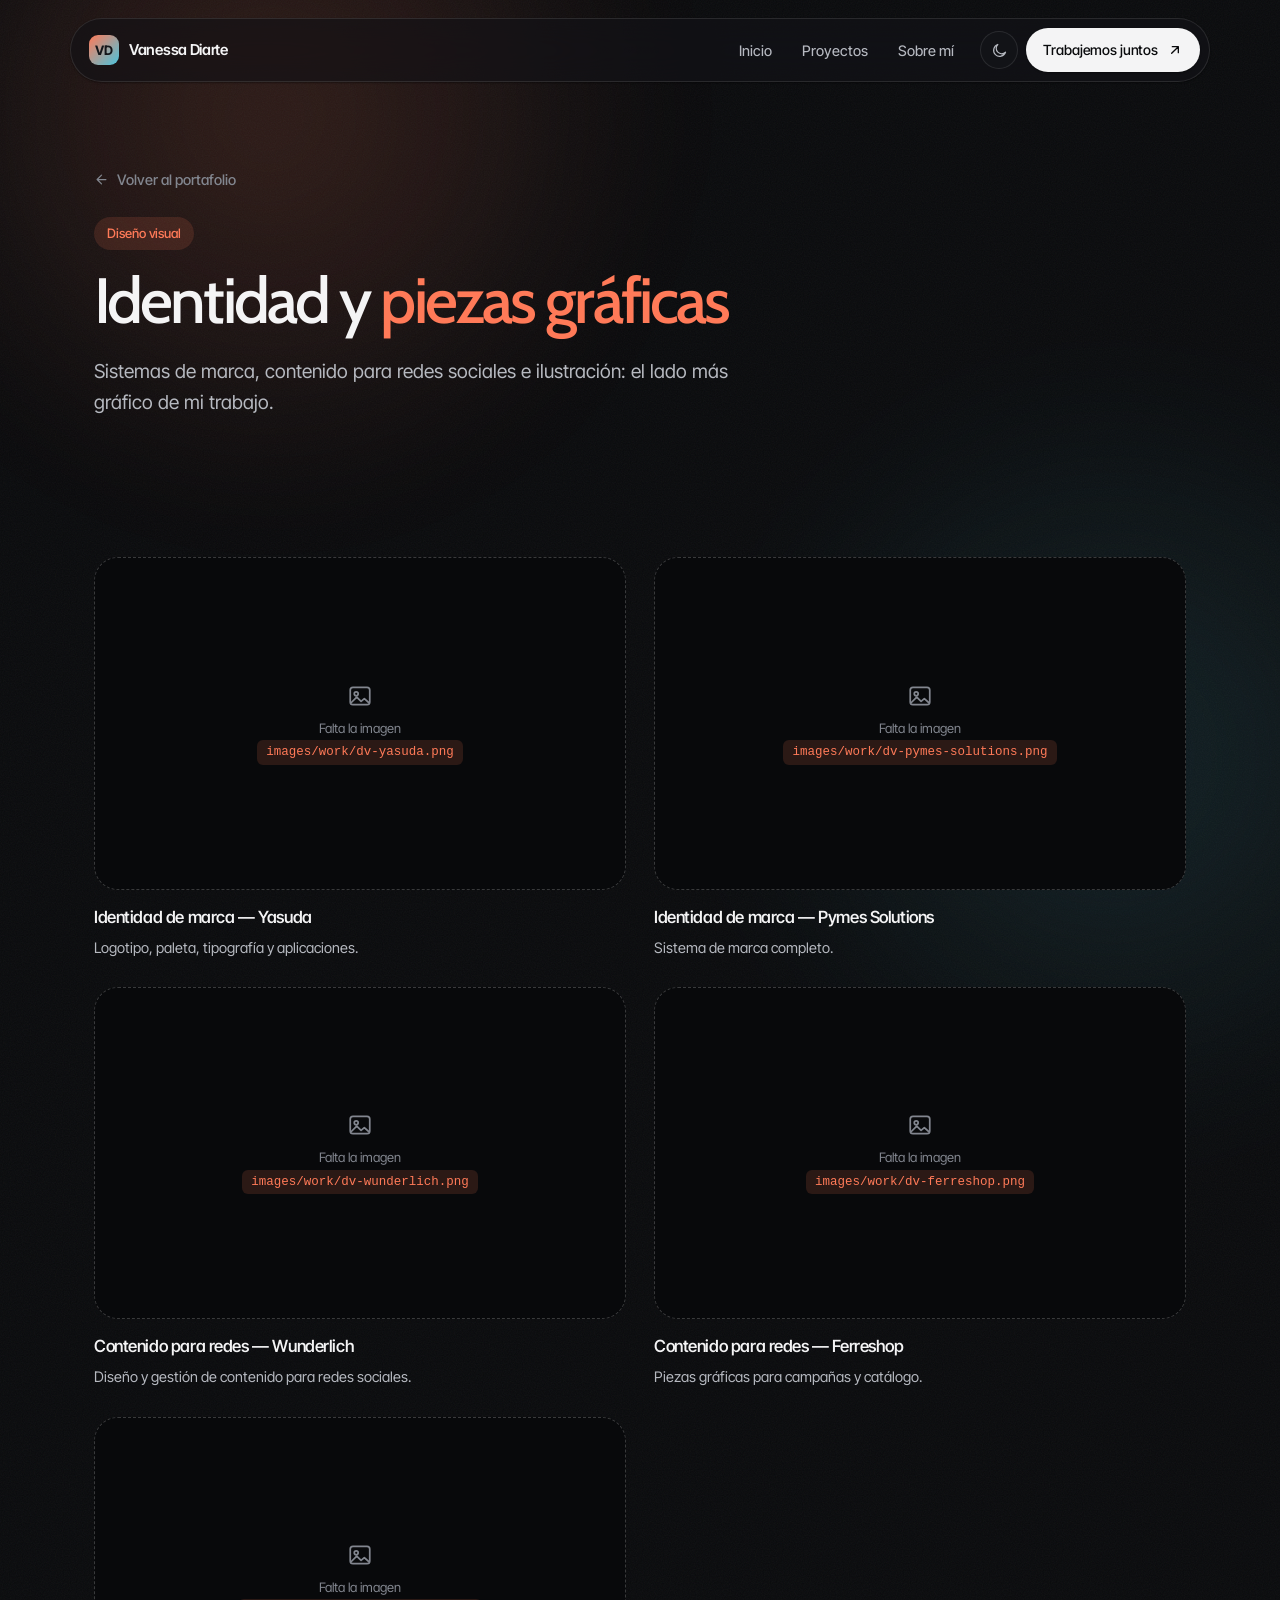
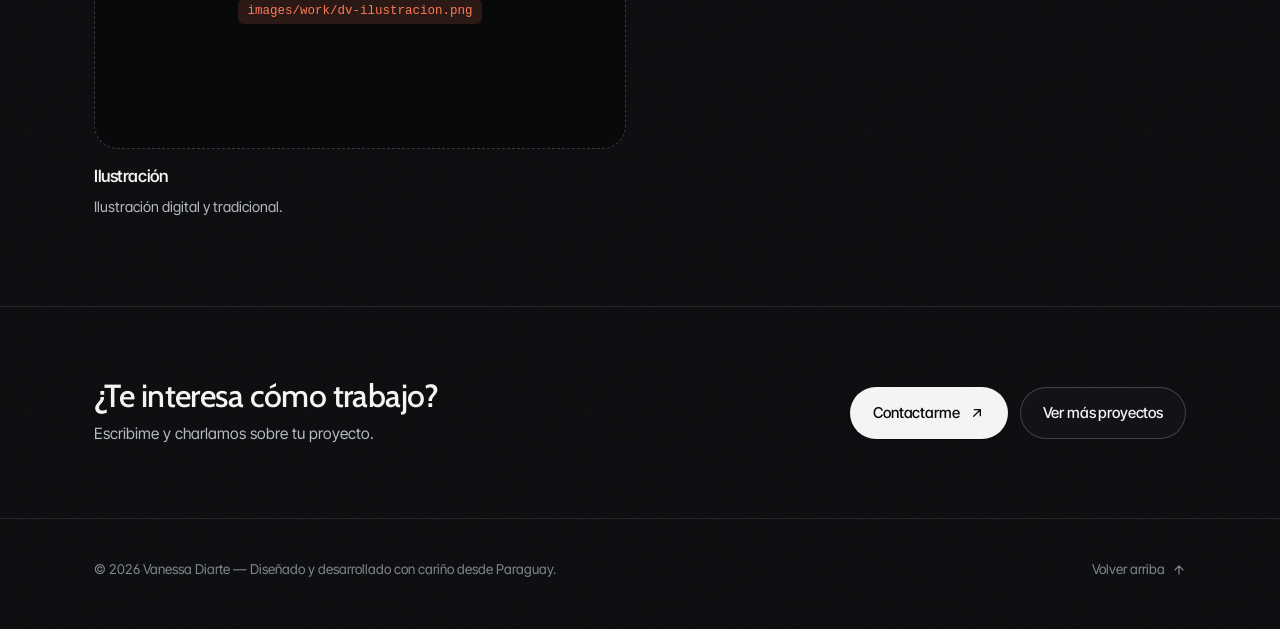
<file: proyectos/diseno-visual.html>
<!DOCTYPE html>
<html lang="es" data-theme="dark">
<head>
	<meta charset="utf-8" />
	<meta name="viewport" content="width=device-width, initial-scale=1" />
	<title>Diseño visual — Trabajos | Vanessa Diarte</title>

	<meta name="description" content="Identidad de marca, piezas gráficas, contenido para redes e ilustración." />
	<meta name="author" content="Vanessa Diarte" />
	<meta name="theme-color" content="#0a0b0d" />
	<link rel="canonical" href="https://vane-diarte.github.io/portfolio.github.io/proyectos/diseno-visual.html" />

	<meta property="og:type" content="article" />
	<meta property="og:locale" content="es_PY" />
	<meta property="og:title" content="Diseño visual — Trabajos" />
	<meta property="og:description" content="Identidad de marca, piezas gráficas, contenido para redes e ilustración." />
	<meta property="og:image" content="https://vane-diarte.github.io/portfolio.github.io/images/work/vane-1.png" />
	<meta property="og:url" content="https://vane-diarte.github.io/portfolio.github.io/proyectos/diseno-visual.html" />
	<meta name="twitter:card" content="summary_large_image" />

	<link rel="icon" href="../images/vanediarte.png" type="image/png" />
	<link rel="apple-touch-icon" href="../images/vanediarte.png" />

	<link rel="preconnect" href="https://fonts.googleapis.com" />
	<link rel="preconnect" href="https://fonts.gstatic.com" crossorigin />
	<link href="https://fonts.googleapis.com/css2?family=Cabin:wght@400..700&family=Inter+Tight:ital,wght@0,300..700;1,400&family=Lora:ital,wght@1,400..600&display=swap" rel="stylesheet" />

	<link rel="stylesheet" href="../assets/css/style.css" />

	<script>
		// Aplicado antes del render para evitar parpadeo de tema.
		(function () {
			try {
				var saved = localStorage.getItem("vd-theme");
				if (saved) document.documentElement.dataset.theme = saved;
			} catch (e) {}
		})();
	</script>
</head>

<body>
	<a class="skip-link" href="#caso">Saltar al contenido</a>

	<!-- Fondo ambiental -->
	<div class="fx" aria-hidden="true">
		<div class="fx__glow fx__glow--1"></div>
		<div class="fx__glow fx__glow--2"></div>
		<div class="fx__grain"></div>
	</div>

	<!-- ============ NAV ============ -->
	<header class="nav" id="nav">
		<div class="nav__inner">
			<a class="nav__brand" href="../index.html">
				<span class="nav__mark" aria-hidden="true">VD</span>
				<span>Vanessa Diarte</span>
			</a>

			<nav aria-label="Navegación principal">
				<ul class="nav__links">
					<li><a href="../index.html#inicio">Inicio</a></li>
					<li><a href="../index.html#proyectos">Proyectos</a></li>
					<li><a href="../index.html#sobre-mi">Sobre mí</a></li>
				</ul>
			</nav>

			<div class="nav__actions">
				<button class="icon-btn theme-toggle" id="theme-toggle" type="button" aria-label="Cambiar entre tema claro y oscuro">
					<svg class="icon-sun" viewBox="0 0 24 24" fill="none" stroke="currentColor" stroke-width="1.7" stroke-linecap="round" aria-hidden="true"><circle cx="12" cy="12" r="4.2"/><path d="M12 2.5v2M12 19.5v2M2.5 12h2M19.5 12h2M5.2 5.2l1.4 1.4M17.4 17.4l1.4 1.4M18.8 5.2l-1.4 1.4M6.6 17.4l-1.4 1.4"/></svg>
					<svg class="icon-moon" viewBox="0 0 24 24" fill="none" stroke="currentColor" stroke-width="1.7" stroke-linecap="round" stroke-linejoin="round" aria-hidden="true"><path d="M20.5 14.4A8.6 8.6 0 1 1 9.6 3.5a6.9 6.9 0 0 0 10.9 10.9Z"/></svg>
				</button>

				<button class="icon-btn nav__burger" id="nav-burger" type="button" aria-label="Abrir menú" aria-expanded="false" aria-controls="nav-drawer">
					<svg viewBox="0 0 24 24" fill="none" stroke="currentColor" stroke-width="1.8" stroke-linecap="round" aria-hidden="true"><path d="M4 8h16M4 16h16"/></svg>
				</button>

				<a class="btn btn--primary btn--sm nav__cta" href="../index.html#contacto">
					Trabajemos juntos
					<svg viewBox="0 0 24 24" fill="none" stroke="currentColor" stroke-width="2" stroke-linecap="round" stroke-linejoin="round" aria-hidden="true"><path d="M7 17 17 7M8 7h9v9"/></svg>
				</a>
			</div>
		</div>

		<div class="nav__drawer" id="nav-drawer">
			<ul>
				<li><a href="../index.html#inicio">Inicio</a></li>
				<li><a href="../index.html#proyectos">Proyectos</a></li>
				<li><a href="../index.html#sobre-mi">Sobre mí</a></li>
				<li><a href="../index.html#herramientas">Herramientas</a></li>
			</ul>
			<a class="btn btn--primary" href="../index.html#contacto">Trabajemos juntos</a>
		</div>
	</header>

	<main id="caso">
		<section class="case-hero">
			<div class="container">
				<a class="case-back" href="../index.html#work">
					<svg viewBox="0 0 24 24" fill="none" stroke="currentColor" stroke-width="2" stroke-linecap="round" stroke-linejoin="round" aria-hidden="true"><path d="M19 12H5M12 19l-7-7 7-7"/></svg>
					Volver al portafolio
				</a>

				<div class="project__tags">
					<span class="tag tag--accent">Diseño visual</span>
				</div>

				<h1>Identidad y <span class="highlight">piezas gráficas</span></h1>

				<p class="case-hero__lead">Sistemas de marca, contenido para redes sociales e ilustración: el lado más gráfico de mi trabajo.</p>
			</div>
		</section>

		<section class="case-block">
			<div class="container">
				<div class="gallery">
					<figure>
						<!-- Cuando tengas la imagen, guardala como images/work/dv-yasuda.png
						     y reemplazá el div por:
						<button class="case-figure__frame" type="button" data-full="../images/work/dv-yasuda.png" data-caption="Identidad de marca — Yasuda">
							<img src="../images/work/dv-yasuda.png" alt="Identidad de marca — Yasuda" loading="lazy" />
						</button>
						-->
						<div class="gallery__slot">
							<svg viewBox="0 0 24 24" fill="none" stroke="currentColor" stroke-width="1.6" stroke-linecap="round" stroke-linejoin="round" aria-hidden="true"><rect x="3" y="4" width="18" height="16" rx="2.5"/><circle cx="8.5" cy="10" r="1.8"/><path d="m4 18 5-5 4 4 3-2.5 4 3.5"/></svg>
							<span>Falta la imagen<br /><code>images/work/dv-yasuda.png</code></span>
						</div>
						<figcaption>
							<b>Identidad de marca — Yasuda</b>
							<span>Logotipo, paleta, tipografía y aplicaciones.</span>
						</figcaption>
					</figure>
					<figure>
						<!-- Cuando tengas la imagen, guardala como images/work/dv-pymes-solutions.png
						     y reemplazá el div por:
						<button class="case-figure__frame" type="button" data-full="../images/work/dv-pymes-solutions.png" data-caption="Identidad de marca — Pymes Solutions">
							<img src="../images/work/dv-pymes-solutions.png" alt="Identidad de marca — Pymes Solutions" loading="lazy" />
						</button>
						-->
						<div class="gallery__slot">
							<svg viewBox="0 0 24 24" fill="none" stroke="currentColor" stroke-width="1.6" stroke-linecap="round" stroke-linejoin="round" aria-hidden="true"><rect x="3" y="4" width="18" height="16" rx="2.5"/><circle cx="8.5" cy="10" r="1.8"/><path d="m4 18 5-5 4 4 3-2.5 4 3.5"/></svg>
							<span>Falta la imagen<br /><code>images/work/dv-pymes-solutions.png</code></span>
						</div>
						<figcaption>
							<b>Identidad de marca — Pymes Solutions</b>
							<span>Sistema de marca completo.</span>
						</figcaption>
					</figure>
					<figure>
						<!-- Cuando tengas la imagen, guardala como images/work/dv-wunderlich.png
						     y reemplazá el div por:
						<button class="case-figure__frame" type="button" data-full="../images/work/dv-wunderlich.png" data-caption="Contenido para redes — Wunderlich">
							<img src="../images/work/dv-wunderlich.png" alt="Contenido para redes — Wunderlich" loading="lazy" />
						</button>
						-->
						<div class="gallery__slot">
							<svg viewBox="0 0 24 24" fill="none" stroke="currentColor" stroke-width="1.6" stroke-linecap="round" stroke-linejoin="round" aria-hidden="true"><rect x="3" y="4" width="18" height="16" rx="2.5"/><circle cx="8.5" cy="10" r="1.8"/><path d="m4 18 5-5 4 4 3-2.5 4 3.5"/></svg>
							<span>Falta la imagen<br /><code>images/work/dv-wunderlich.png</code></span>
						</div>
						<figcaption>
							<b>Contenido para redes — Wunderlich</b>
							<span>Diseño y gestión de contenido para redes sociales.</span>
						</figcaption>
					</figure>
					<figure>
						<!-- Cuando tengas la imagen, guardala como images/work/dv-ferreshop.png
						     y reemplazá el div por:
						<button class="case-figure__frame" type="button" data-full="../images/work/dv-ferreshop.png" data-caption="Contenido para redes — Ferreshop">
							<img src="../images/work/dv-ferreshop.png" alt="Contenido para redes — Ferreshop" loading="lazy" />
						</button>
						-->
						<div class="gallery__slot">
							<svg viewBox="0 0 24 24" fill="none" stroke="currentColor" stroke-width="1.6" stroke-linecap="round" stroke-linejoin="round" aria-hidden="true"><rect x="3" y="4" width="18" height="16" rx="2.5"/><circle cx="8.5" cy="10" r="1.8"/><path d="m4 18 5-5 4 4 3-2.5 4 3.5"/></svg>
							<span>Falta la imagen<br /><code>images/work/dv-ferreshop.png</code></span>
						</div>
						<figcaption>
							<b>Contenido para redes — Ferreshop</b>
							<span>Piezas gráficas para campañas y catálogo.</span>
						</figcaption>
					</figure>
					<figure>
						<!-- Cuando tengas la imagen, guardala como images/work/dv-ilustracion.png
						     y reemplazá el div por:
						<button class="case-figure__frame" type="button" data-full="../images/work/dv-ilustracion.png" data-caption="Ilustración">
							<img src="../images/work/dv-ilustracion.png" alt="Ilustración" loading="lazy" />
						</button>
						-->
						<div class="gallery__slot">
							<svg viewBox="0 0 24 24" fill="none" stroke="currentColor" stroke-width="1.6" stroke-linecap="round" stroke-linejoin="round" aria-hidden="true"><rect x="3" y="4" width="18" height="16" rx="2.5"/><circle cx="8.5" cy="10" r="1.8"/><path d="m4 18 5-5 4 4 3-2.5 4 3.5"/></svg>
							<span>Falta la imagen<br /><code>images/work/dv-ilustracion.png</code></span>
						</div>
						<figcaption>
							<b>Ilustración</b>
							<span>Ilustración digital y tradicional.</span>
						</figcaption>
					</figure>
				</div>
			</div>
		</section>
	</main>

	<!-- ============ SIGUIENTE ============ -->
	<section class="case-next">
		<div class="container case-next__inner">
			<div>
				<h3>¿Te interesa cómo trabajo?</h3>
				<p>Escribime y charlamos sobre tu proyecto.</p>
			</div>
			<div class="hero__actions" style="margin-top:0">
				<a class="btn btn--primary" href="../index.html#contacto">
					Contactarme
					<svg viewBox="0 0 24 24" fill="none" stroke="currentColor" stroke-width="2" stroke-linecap="round" stroke-linejoin="round" aria-hidden="true"><path d="M7 17 17 7M8 7h9v9"/></svg>
				</a>
				<a class="btn btn--ghost" href="../index.html#proyectos">Ver más proyectos</a>
			</div>
		</div>
	</section>

	<!-- ============ FOOTER ============ -->
	<footer class="footer">
		<div class="container footer__inner">
			<p>© <span id="year">2026</span> Vanessa Diarte — Diseñado y desarrollado con cariño desde Paraguay.</p>
			<a class="to-top" href="#caso">
				Volver arriba
				<svg viewBox="0 0 24 24" fill="none" stroke="currentColor" stroke-width="2" stroke-linecap="round" stroke-linejoin="round" aria-hidden="true"><path d="M12 19V5M5 12l7-7 7 7"/></svg>
			</a>
		</div>
	</footer>

	<!-- ============ LIGHTBOX ============ -->
	<div class="lightbox" id="lightbox" role="dialog" aria-modal="true" aria-label="Vista ampliada de la imagen">
		<button class="lightbox__close" id="lightbox-close" type="button" aria-label="Cerrar">
			<svg viewBox="0 0 24 24" fill="none" stroke="currentColor" stroke-width="2" stroke-linecap="round" aria-hidden="true"><path d="M6 6l12 12M18 6 6 18"/></svg>
		</button>
		<img id="lightbox-img" alt="" />
		<p class="lightbox__caption" id="lightbox-caption"></p>
	</div>

	<script src="../assets/js/app.js" defer></script>
</body>
</html>
</file>
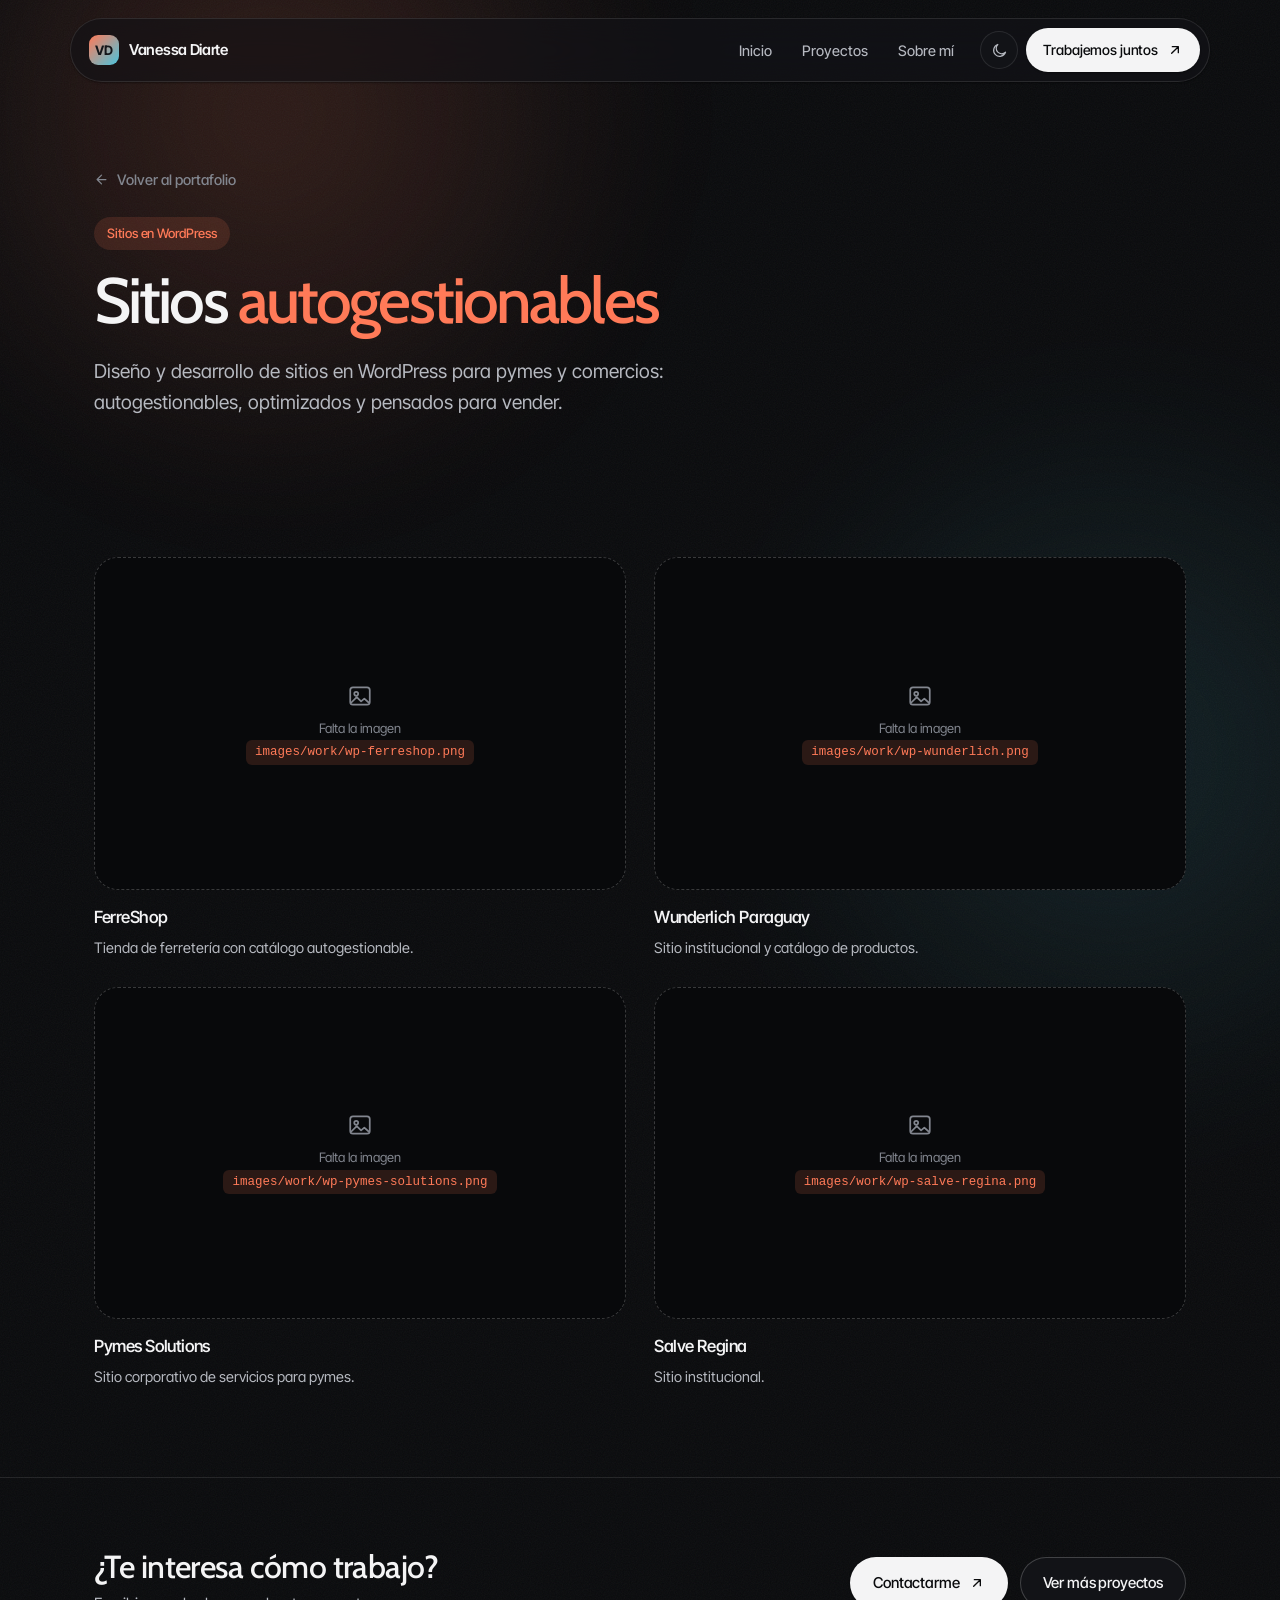
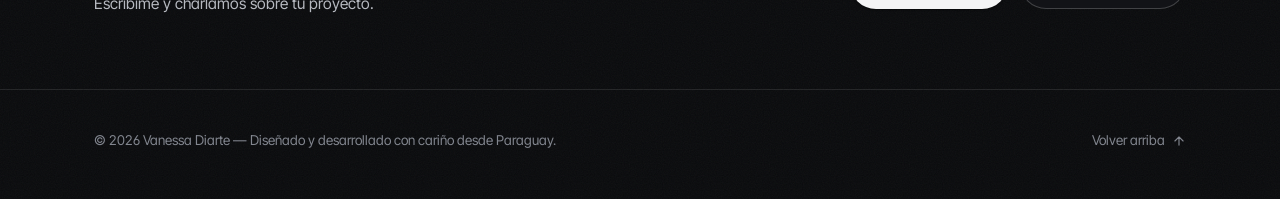
<file: proyectos/sitios-wordpress.html>
<!DOCTYPE html>
<html lang="es" data-theme="dark">
<head>
	<meta charset="utf-8" />
	<meta name="viewport" content="width=device-width, initial-scale=1" />
	<title>Sitios en WordPress — Trabajos | Vanessa Diarte</title>

	<meta name="description" content="Sitios autogestionables, optimizados y a medida para pymes y comercios." />
	<meta name="author" content="Vanessa Diarte" />
	<meta name="theme-color" content="#0a0b0d" />
	<link rel="canonical" href="https://vane-diarte.github.io/portfolio.github.io/proyectos/sitios-wordpress.html" />

	<meta property="og:type" content="article" />
	<meta property="og:locale" content="es_PY" />
	<meta property="og:title" content="Sitios en WordPress — Trabajos" />
	<meta property="og:description" content="Sitios autogestionables, optimizados y a medida para pymes y comercios." />
	<meta property="og:image" content="https://vane-diarte.github.io/portfolio.github.io/images/work/vane-1.png" />
	<meta property="og:url" content="https://vane-diarte.github.io/portfolio.github.io/proyectos/sitios-wordpress.html" />
	<meta name="twitter:card" content="summary_large_image" />

	<link rel="icon" href="../images/vanediarte.png" type="image/png" />
	<link rel="apple-touch-icon" href="../images/vanediarte.png" />

	<link rel="preconnect" href="https://fonts.googleapis.com" />
	<link rel="preconnect" href="https://fonts.gstatic.com" crossorigin />
	<link href="https://fonts.googleapis.com/css2?family=Cabin:wght@400..700&family=Inter+Tight:ital,wght@0,300..700;1,400&family=Lora:ital,wght@1,400..600&display=swap" rel="stylesheet" />

	<link rel="stylesheet" href="../assets/css/style.css" />

	<script>
		// Aplicado antes del render para evitar parpadeo de tema.
		(function () {
			try {
				var saved = localStorage.getItem("vd-theme");
				if (saved) document.documentElement.dataset.theme = saved;
			} catch (e) {}
		})();
	</script>
</head>

<body>
	<a class="skip-link" href="#caso">Saltar al contenido</a>

	<!-- Fondo ambiental -->
	<div class="fx" aria-hidden="true">
		<div class="fx__glow fx__glow--1"></div>
		<div class="fx__glow fx__glow--2"></div>
		<div class="fx__grain"></div>
	</div>

	<!-- ============ NAV ============ -->
	<header class="nav" id="nav">
		<div class="nav__inner">
			<a class="nav__brand" href="../index.html">
				<span class="nav__mark" aria-hidden="true">VD</span>
				<span>Vanessa Diarte</span>
			</a>

			<nav aria-label="Navegación principal">
				<ul class="nav__links">
					<li><a href="../index.html#inicio">Inicio</a></li>
					<li><a href="../index.html#proyectos">Proyectos</a></li>
					<li><a href="../index.html#sobre-mi">Sobre mí</a></li>
				</ul>
			</nav>

			<div class="nav__actions">
				<button class="icon-btn theme-toggle" id="theme-toggle" type="button" aria-label="Cambiar entre tema claro y oscuro">
					<svg class="icon-sun" viewBox="0 0 24 24" fill="none" stroke="currentColor" stroke-width="1.7" stroke-linecap="round" aria-hidden="true"><circle cx="12" cy="12" r="4.2"/><path d="M12 2.5v2M12 19.5v2M2.5 12h2M19.5 12h2M5.2 5.2l1.4 1.4M17.4 17.4l1.4 1.4M18.8 5.2l-1.4 1.4M6.6 17.4l-1.4 1.4"/></svg>
					<svg class="icon-moon" viewBox="0 0 24 24" fill="none" stroke="currentColor" stroke-width="1.7" stroke-linecap="round" stroke-linejoin="round" aria-hidden="true"><path d="M20.5 14.4A8.6 8.6 0 1 1 9.6 3.5a6.9 6.9 0 0 0 10.9 10.9Z"/></svg>
				</button>

				<button class="icon-btn nav__burger" id="nav-burger" type="button" aria-label="Abrir menú" aria-expanded="false" aria-controls="nav-drawer">
					<svg viewBox="0 0 24 24" fill="none" stroke="currentColor" stroke-width="1.8" stroke-linecap="round" aria-hidden="true"><path d="M4 8h16M4 16h16"/></svg>
				</button>

				<a class="btn btn--primary btn--sm nav__cta" href="../index.html#contacto">
					Trabajemos juntos
					<svg viewBox="0 0 24 24" fill="none" stroke="currentColor" stroke-width="2" stroke-linecap="round" stroke-linejoin="round" aria-hidden="true"><path d="M7 17 17 7M8 7h9v9"/></svg>
				</a>
			</div>
		</div>

		<div class="nav__drawer" id="nav-drawer">
			<ul>
				<li><a href="../index.html#inicio">Inicio</a></li>
				<li><a href="../index.html#proyectos">Proyectos</a></li>
				<li><a href="../index.html#sobre-mi">Sobre mí</a></li>
				<li><a href="../index.html#herramientas">Herramientas</a></li>
			</ul>
			<a class="btn btn--primary" href="../index.html#contacto">Trabajemos juntos</a>
		</div>
	</header>

	<main id="caso">
		<section class="case-hero">
			<div class="container">
				<a class="case-back" href="../index.html#work">
					<svg viewBox="0 0 24 24" fill="none" stroke="currentColor" stroke-width="2" stroke-linecap="round" stroke-linejoin="round" aria-hidden="true"><path d="M19 12H5M12 19l-7-7 7-7"/></svg>
					Volver al portafolio
				</a>

				<div class="project__tags">
					<span class="tag tag--accent">Sitios en WordPress</span>
				</div>

				<h1>Sitios <span class="highlight">autogestionables</span></h1>

				<p class="case-hero__lead">Diseño y desarrollo de sitios en WordPress para pymes y comercios: autogestionables, optimizados y pensados para vender.</p>
			</div>
		</section>

		<section class="case-block">
			<div class="container">
				<div class="gallery">
					<figure>
						<!-- Cuando tengas la imagen, guardala como images/work/wp-ferreshop.png
						     y reemplazá el div por:
						<button class="case-figure__frame" type="button" data-full="../images/work/wp-ferreshop.png" data-caption="FerreShop">
							<img src="../images/work/wp-ferreshop.png" alt="FerreShop" loading="lazy" />
						</button>
						-->
						<div class="gallery__slot">
							<svg viewBox="0 0 24 24" fill="none" stroke="currentColor" stroke-width="1.6" stroke-linecap="round" stroke-linejoin="round" aria-hidden="true"><rect x="3" y="4" width="18" height="16" rx="2.5"/><circle cx="8.5" cy="10" r="1.8"/><path d="m4 18 5-5 4 4 3-2.5 4 3.5"/></svg>
							<span>Falta la imagen<br /><code>images/work/wp-ferreshop.png</code></span>
						</div>
						<figcaption>
							<b>FerreShop</b>
							<span>Tienda de ferretería con catálogo autogestionable.</span>
						</figcaption>
					</figure>
					<figure>
						<!-- Cuando tengas la imagen, guardala como images/work/wp-wunderlich.png
						     y reemplazá el div por:
						<button class="case-figure__frame" type="button" data-full="../images/work/wp-wunderlich.png" data-caption="Wunderlich Paraguay">
							<img src="../images/work/wp-wunderlich.png" alt="Wunderlich Paraguay" loading="lazy" />
						</button>
						-->
						<div class="gallery__slot">
							<svg viewBox="0 0 24 24" fill="none" stroke="currentColor" stroke-width="1.6" stroke-linecap="round" stroke-linejoin="round" aria-hidden="true"><rect x="3" y="4" width="18" height="16" rx="2.5"/><circle cx="8.5" cy="10" r="1.8"/><path d="m4 18 5-5 4 4 3-2.5 4 3.5"/></svg>
							<span>Falta la imagen<br /><code>images/work/wp-wunderlich.png</code></span>
						</div>
						<figcaption>
							<b>Wunderlich Paraguay</b>
							<span>Sitio institucional y catálogo de productos.</span>
						</figcaption>
					</figure>
					<figure>
						<!-- Cuando tengas la imagen, guardala como images/work/wp-pymes-solutions.png
						     y reemplazá el div por:
						<button class="case-figure__frame" type="button" data-full="../images/work/wp-pymes-solutions.png" data-caption="Pymes Solutions">
							<img src="../images/work/wp-pymes-solutions.png" alt="Pymes Solutions" loading="lazy" />
						</button>
						-->
						<div class="gallery__slot">
							<svg viewBox="0 0 24 24" fill="none" stroke="currentColor" stroke-width="1.6" stroke-linecap="round" stroke-linejoin="round" aria-hidden="true"><rect x="3" y="4" width="18" height="16" rx="2.5"/><circle cx="8.5" cy="10" r="1.8"/><path d="m4 18 5-5 4 4 3-2.5 4 3.5"/></svg>
							<span>Falta la imagen<br /><code>images/work/wp-pymes-solutions.png</code></span>
						</div>
						<figcaption>
							<b>Pymes Solutions</b>
							<span>Sitio corporativo de servicios para pymes.</span>
						</figcaption>
					</figure>
					<figure>
						<!-- Cuando tengas la imagen, guardala como images/work/wp-salve-regina.png
						     y reemplazá el div por:
						<button class="case-figure__frame" type="button" data-full="../images/work/wp-salve-regina.png" data-caption="Salve Regina">
							<img src="../images/work/wp-salve-regina.png" alt="Salve Regina" loading="lazy" />
						</button>
						-->
						<div class="gallery__slot">
							<svg viewBox="0 0 24 24" fill="none" stroke="currentColor" stroke-width="1.6" stroke-linecap="round" stroke-linejoin="round" aria-hidden="true"><rect x="3" y="4" width="18" height="16" rx="2.5"/><circle cx="8.5" cy="10" r="1.8"/><path d="m4 18 5-5 4 4 3-2.5 4 3.5"/></svg>
							<span>Falta la imagen<br /><code>images/work/wp-salve-regina.png</code></span>
						</div>
						<figcaption>
							<b>Salve Regina</b>
							<span>Sitio institucional.</span>
						</figcaption>
					</figure>
				</div>
			</div>
		</section>
	</main>

	<!-- ============ SIGUIENTE ============ -->
	<section class="case-next">
		<div class="container case-next__inner">
			<div>
				<h3>¿Te interesa cómo trabajo?</h3>
				<p>Escribime y charlamos sobre tu proyecto.</p>
			</div>
			<div class="hero__actions" style="margin-top:0">
				<a class="btn btn--primary" href="../index.html#contacto">
					Contactarme
					<svg viewBox="0 0 24 24" fill="none" stroke="currentColor" stroke-width="2" stroke-linecap="round" stroke-linejoin="round" aria-hidden="true"><path d="M7 17 17 7M8 7h9v9"/></svg>
				</a>
				<a class="btn btn--ghost" href="../index.html#proyectos">Ver más proyectos</a>
			</div>
		</div>
	</section>

	<!-- ============ FOOTER ============ -->
	<footer class="footer">
		<div class="container footer__inner">
			<p>© <span id="year">2026</span> Vanessa Diarte — Diseñado y desarrollado con cariño desde Paraguay.</p>
			<a class="to-top" href="#caso">
				Volver arriba
				<svg viewBox="0 0 24 24" fill="none" stroke="currentColor" stroke-width="2" stroke-linecap="round" stroke-linejoin="round" aria-hidden="true"><path d="M12 19V5M5 12l7-7 7 7"/></svg>
			</a>
		</div>
	</footer>

	<!-- ============ LIGHTBOX ============ -->
	<div class="lightbox" id="lightbox" role="dialog" aria-modal="true" aria-label="Vista ampliada de la imagen">
		<button class="lightbox__close" id="lightbox-close" type="button" aria-label="Cerrar">
			<svg viewBox="0 0 24 24" fill="none" stroke="currentColor" stroke-width="2" stroke-linecap="round" aria-hidden="true"><path d="M6 6l12 12M18 6 6 18"/></svg>
		</button>
		<img id="lightbox-img" alt="" />
		<p class="lightbox__caption" id="lightbox-caption"></p>
	</div>

	<script src="../assets/js/app.js" defer></script>
</body>
</html>
</file>
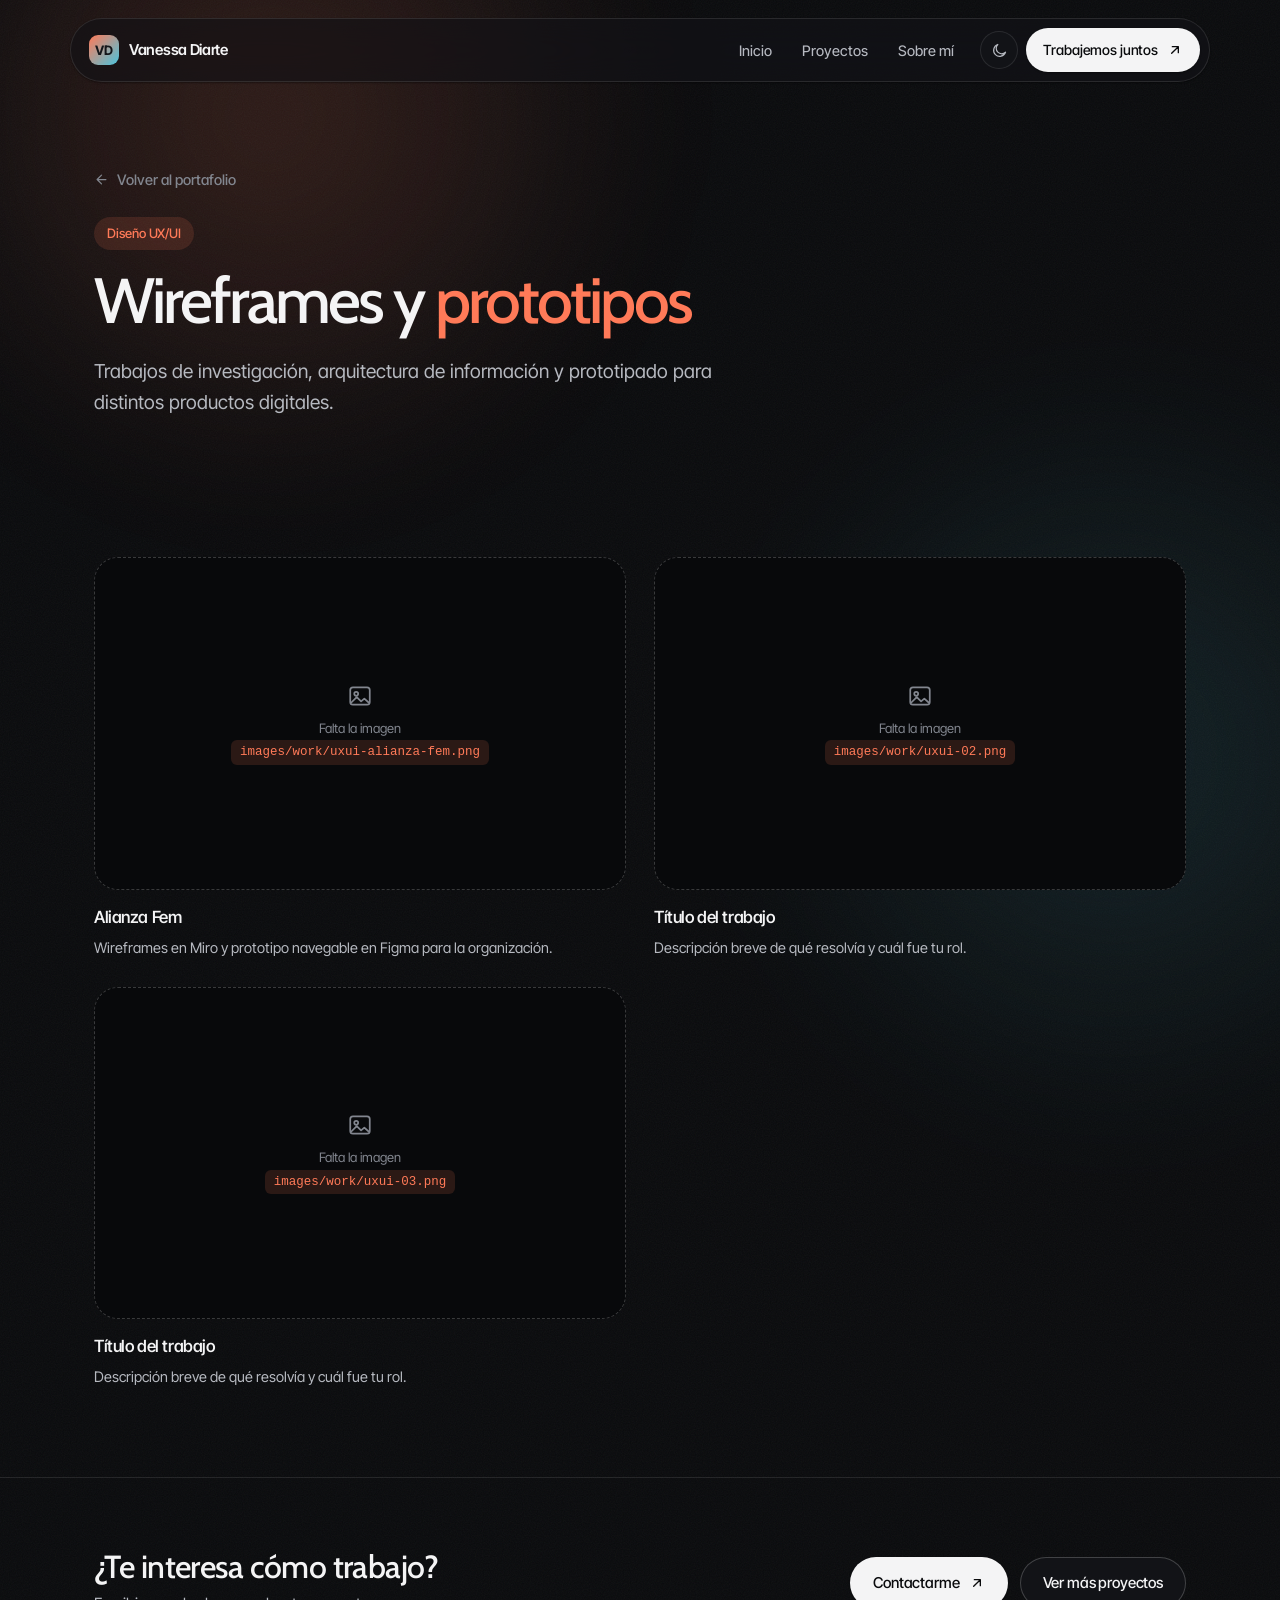
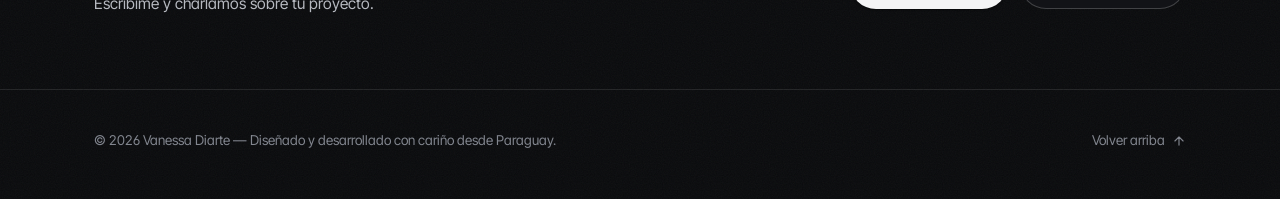
<file: proyectos/ux-ui.html>
<!DOCTYPE html>
<html lang="es" data-theme="dark">
<head>
	<meta charset="utf-8" />
	<meta name="viewport" content="width=device-width, initial-scale=1" />
	<title>Diseño UX/UI — Trabajos | Vanessa Diarte</title>

	<meta name="description" content="Wireframes, prototipos y arquitectura de información para productos digitales." />
	<meta name="author" content="Vanessa Diarte" />
	<meta name="theme-color" content="#0a0b0d" />
	<link rel="canonical" href="https://vane-diarte.github.io/portfolio.github.io/proyectos/ux-ui.html" />

	<meta property="og:type" content="article" />
	<meta property="og:locale" content="es_PY" />
	<meta property="og:title" content="Diseño UX/UI — Trabajos" />
	<meta property="og:description" content="Wireframes, prototipos y arquitectura de información para productos digitales." />
	<meta property="og:image" content="https://vane-diarte.github.io/portfolio.github.io/images/work/vane-1.png" />
	<meta property="og:url" content="https://vane-diarte.github.io/portfolio.github.io/proyectos/ux-ui.html" />
	<meta name="twitter:card" content="summary_large_image" />

	<link rel="icon" href="../images/vanediarte.png" type="image/png" />
	<link rel="apple-touch-icon" href="../images/vanediarte.png" />

	<link rel="preconnect" href="https://fonts.googleapis.com" />
	<link rel="preconnect" href="https://fonts.gstatic.com" crossorigin />
	<link href="https://fonts.googleapis.com/css2?family=Cabin:wght@400..700&family=Inter+Tight:ital,wght@0,300..700;1,400&family=Lora:ital,wght@1,400..600&display=swap" rel="stylesheet" />

	<link rel="stylesheet" href="../assets/css/style.css" />

	<script>
		// Aplicado antes del render para evitar parpadeo de tema.
		(function () {
			try {
				var saved = localStorage.getItem("vd-theme");
				if (saved) document.documentElement.dataset.theme = saved;
			} catch (e) {}
		})();
	</script>
</head>

<body>
	<a class="skip-link" href="#caso">Saltar al contenido</a>

	<!-- Fondo ambiental -->
	<div class="fx" aria-hidden="true">
		<div class="fx__glow fx__glow--1"></div>
		<div class="fx__glow fx__glow--2"></div>
		<div class="fx__grain"></div>
	</div>

	<!-- ============ NAV ============ -->
	<header class="nav" id="nav">
		<div class="nav__inner">
			<a class="nav__brand" href="../index.html">
				<span class="nav__mark" aria-hidden="true">VD</span>
				<span>Vanessa Diarte</span>
			</a>

			<nav aria-label="Navegación principal">
				<ul class="nav__links">
					<li><a href="../index.html#inicio">Inicio</a></li>
					<li><a href="../index.html#proyectos">Proyectos</a></li>
					<li><a href="../index.html#sobre-mi">Sobre mí</a></li>
				</ul>
			</nav>

			<div class="nav__actions">
				<button class="icon-btn theme-toggle" id="theme-toggle" type="button" aria-label="Cambiar entre tema claro y oscuro">
					<svg class="icon-sun" viewBox="0 0 24 24" fill="none" stroke="currentColor" stroke-width="1.7" stroke-linecap="round" aria-hidden="true"><circle cx="12" cy="12" r="4.2"/><path d="M12 2.5v2M12 19.5v2M2.5 12h2M19.5 12h2M5.2 5.2l1.4 1.4M17.4 17.4l1.4 1.4M18.8 5.2l-1.4 1.4M6.6 17.4l-1.4 1.4"/></svg>
					<svg class="icon-moon" viewBox="0 0 24 24" fill="none" stroke="currentColor" stroke-width="1.7" stroke-linecap="round" stroke-linejoin="round" aria-hidden="true"><path d="M20.5 14.4A8.6 8.6 0 1 1 9.6 3.5a6.9 6.9 0 0 0 10.9 10.9Z"/></svg>
				</button>

				<button class="icon-btn nav__burger" id="nav-burger" type="button" aria-label="Abrir menú" aria-expanded="false" aria-controls="nav-drawer">
					<svg viewBox="0 0 24 24" fill="none" stroke="currentColor" stroke-width="1.8" stroke-linecap="round" aria-hidden="true"><path d="M4 8h16M4 16h16"/></svg>
				</button>

				<a class="btn btn--primary btn--sm nav__cta" href="../index.html#contacto">
					Trabajemos juntos
					<svg viewBox="0 0 24 24" fill="none" stroke="currentColor" stroke-width="2" stroke-linecap="round" stroke-linejoin="round" aria-hidden="true"><path d="M7 17 17 7M8 7h9v9"/></svg>
				</a>
			</div>
		</div>

		<div class="nav__drawer" id="nav-drawer">
			<ul>
				<li><a href="../index.html#inicio">Inicio</a></li>
				<li><a href="../index.html#proyectos">Proyectos</a></li>
				<li><a href="../index.html#sobre-mi">Sobre mí</a></li>
				<li><a href="../index.html#herramientas">Herramientas</a></li>
			</ul>
			<a class="btn btn--primary" href="../index.html#contacto">Trabajemos juntos</a>
		</div>
	</header>

	<main id="caso">
		<section class="case-hero">
			<div class="container">
				<a class="case-back" href="../index.html#work">
					<svg viewBox="0 0 24 24" fill="none" stroke="currentColor" stroke-width="2" stroke-linecap="round" stroke-linejoin="round" aria-hidden="true"><path d="M19 12H5M12 19l-7-7 7-7"/></svg>
					Volver al portafolio
				</a>

				<div class="project__tags">
					<span class="tag tag--accent">Diseño UX/UI</span>
				</div>

				<h1>Wireframes y <span class="highlight">prototipos</span></h1>

				<p class="case-hero__lead">Trabajos de investigación, arquitectura de información y prototipado para distintos productos digitales.</p>
			</div>
		</section>

		<section class="case-block">
			<div class="container">
				<div class="gallery">
					<figure>
						<!-- Cuando tengas la imagen, guardala como images/work/uxui-alianza-fem.png
						     y reemplazá el div por:
						<button class="case-figure__frame" type="button" data-full="../images/work/uxui-alianza-fem.png" data-caption="Alianza Fem">
							<img src="../images/work/uxui-alianza-fem.png" alt="Alianza Fem" loading="lazy" />
						</button>
						-->
						<div class="gallery__slot">
							<svg viewBox="0 0 24 24" fill="none" stroke="currentColor" stroke-width="1.6" stroke-linecap="round" stroke-linejoin="round" aria-hidden="true"><rect x="3" y="4" width="18" height="16" rx="2.5"/><circle cx="8.5" cy="10" r="1.8"/><path d="m4 18 5-5 4 4 3-2.5 4 3.5"/></svg>
							<span>Falta la imagen<br /><code>images/work/uxui-alianza-fem.png</code></span>
						</div>
						<figcaption>
							<b>Alianza Fem</b>
							<span>Wireframes en Miro y prototipo navegable en Figma para la organización.</span>
						</figcaption>
					</figure>
					<figure>
						<!-- Cuando tengas la imagen, guardala como images/work/uxui-02.png
						     y reemplazá el div por:
						<button class="case-figure__frame" type="button" data-full="../images/work/uxui-02.png" data-caption="Título del trabajo">
							<img src="../images/work/uxui-02.png" alt="Título del trabajo" loading="lazy" />
						</button>
						-->
						<div class="gallery__slot">
							<svg viewBox="0 0 24 24" fill="none" stroke="currentColor" stroke-width="1.6" stroke-linecap="round" stroke-linejoin="round" aria-hidden="true"><rect x="3" y="4" width="18" height="16" rx="2.5"/><circle cx="8.5" cy="10" r="1.8"/><path d="m4 18 5-5 4 4 3-2.5 4 3.5"/></svg>
							<span>Falta la imagen<br /><code>images/work/uxui-02.png</code></span>
						</div>
						<figcaption>
							<b>Título del trabajo</b>
							<span>Descripción breve de qué resolvía y cuál fue tu rol.</span>
						</figcaption>
					</figure>
					<figure>
						<!-- Cuando tengas la imagen, guardala como images/work/uxui-03.png
						     y reemplazá el div por:
						<button class="case-figure__frame" type="button" data-full="../images/work/uxui-03.png" data-caption="Título del trabajo">
							<img src="../images/work/uxui-03.png" alt="Título del trabajo" loading="lazy" />
						</button>
						-->
						<div class="gallery__slot">
							<svg viewBox="0 0 24 24" fill="none" stroke="currentColor" stroke-width="1.6" stroke-linecap="round" stroke-linejoin="round" aria-hidden="true"><rect x="3" y="4" width="18" height="16" rx="2.5"/><circle cx="8.5" cy="10" r="1.8"/><path d="m4 18 5-5 4 4 3-2.5 4 3.5"/></svg>
							<span>Falta la imagen<br /><code>images/work/uxui-03.png</code></span>
						</div>
						<figcaption>
							<b>Título del trabajo</b>
							<span>Descripción breve de qué resolvía y cuál fue tu rol.</span>
						</figcaption>
					</figure>
				</div>
			</div>
		</section>
	</main>

	<!-- ============ SIGUIENTE ============ -->
	<section class="case-next">
		<div class="container case-next__inner">
			<div>
				<h3>¿Te interesa cómo trabajo?</h3>
				<p>Escribime y charlamos sobre tu proyecto.</p>
			</div>
			<div class="hero__actions" style="margin-top:0">
				<a class="btn btn--primary" href="../index.html#contacto">
					Contactarme
					<svg viewBox="0 0 24 24" fill="none" stroke="currentColor" stroke-width="2" stroke-linecap="round" stroke-linejoin="round" aria-hidden="true"><path d="M7 17 17 7M8 7h9v9"/></svg>
				</a>
				<a class="btn btn--ghost" href="../index.html#proyectos">Ver más proyectos</a>
			</div>
		</div>
	</section>

	<!-- ============ FOOTER ============ -->
	<footer class="footer">
		<div class="container footer__inner">
			<p>© <span id="year">2026</span> Vanessa Diarte — Diseñado y desarrollado con cariño desde Paraguay.</p>
			<a class="to-top" href="#caso">
				Volver arriba
				<svg viewBox="0 0 24 24" fill="none" stroke="currentColor" stroke-width="2" stroke-linecap="round" stroke-linejoin="round" aria-hidden="true"><path d="M12 19V5M5 12l7-7 7 7"/></svg>
			</a>
		</div>
	</footer>

	<!-- ============ LIGHTBOX ============ -->
	<div class="lightbox" id="lightbox" role="dialog" aria-modal="true" aria-label="Vista ampliada de la imagen">
		<button class="lightbox__close" id="lightbox-close" type="button" aria-label="Cerrar">
			<svg viewBox="0 0 24 24" fill="none" stroke="currentColor" stroke-width="2" stroke-linecap="round" aria-hidden="true"><path d="M6 6l12 12M18 6 6 18"/></svg>
		</button>
		<img id="lightbox-img" alt="" />
		<p class="lightbox__caption" id="lightbox-caption"></p>
	</div>

	<script src="../assets/js/app.js" defer></script>
</body>
</html>
</file>
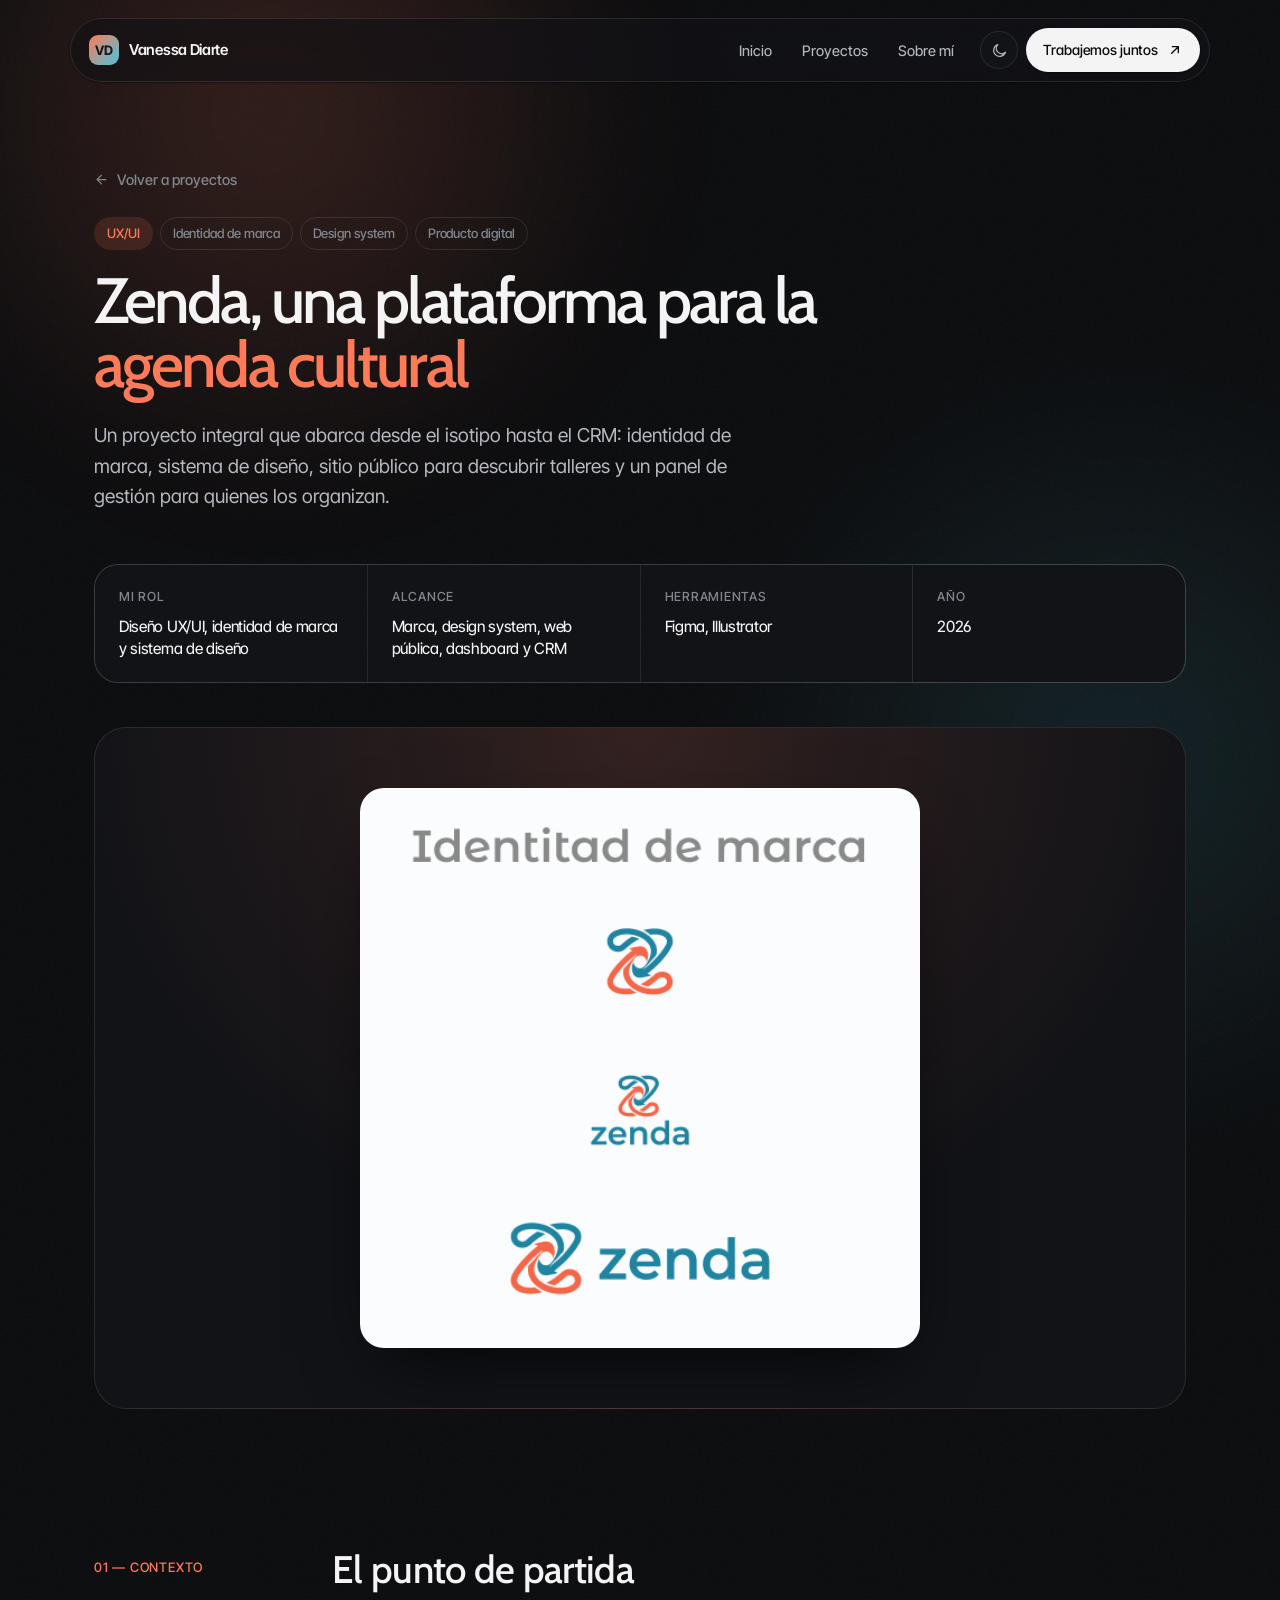
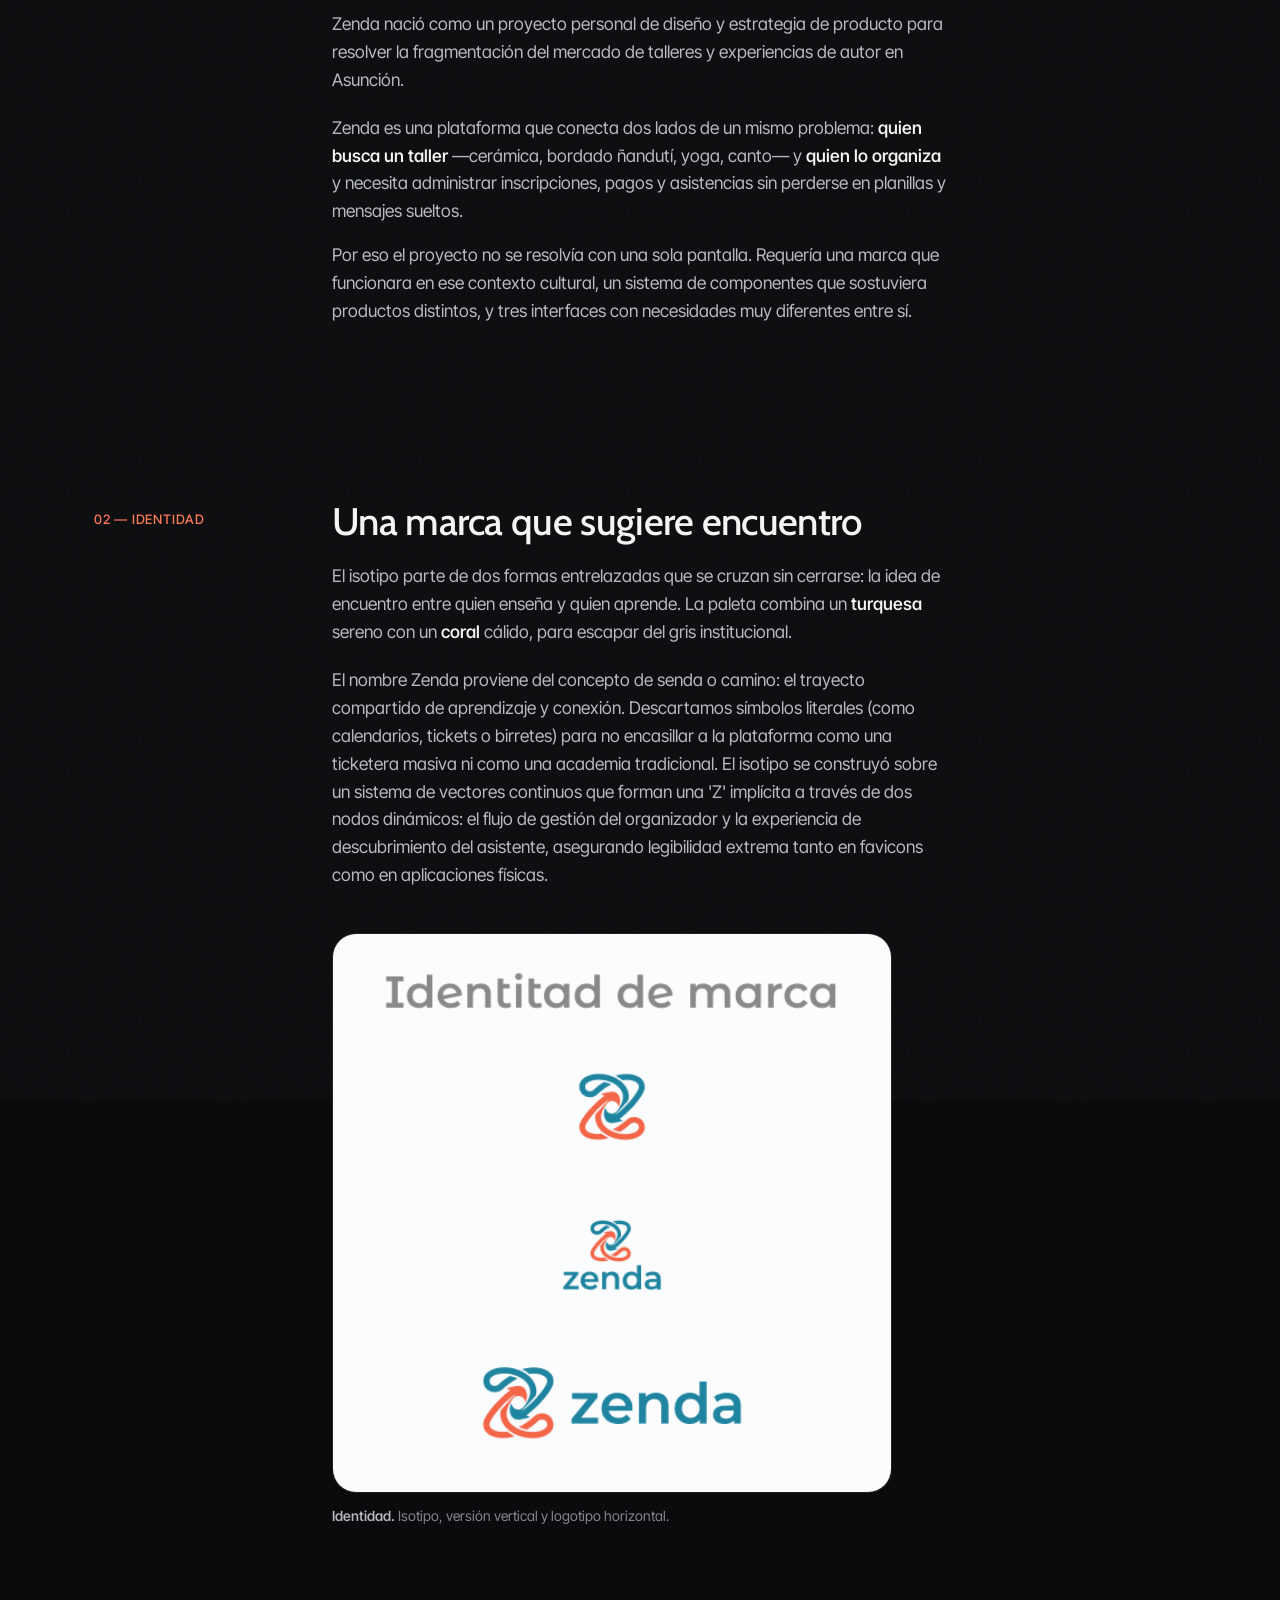
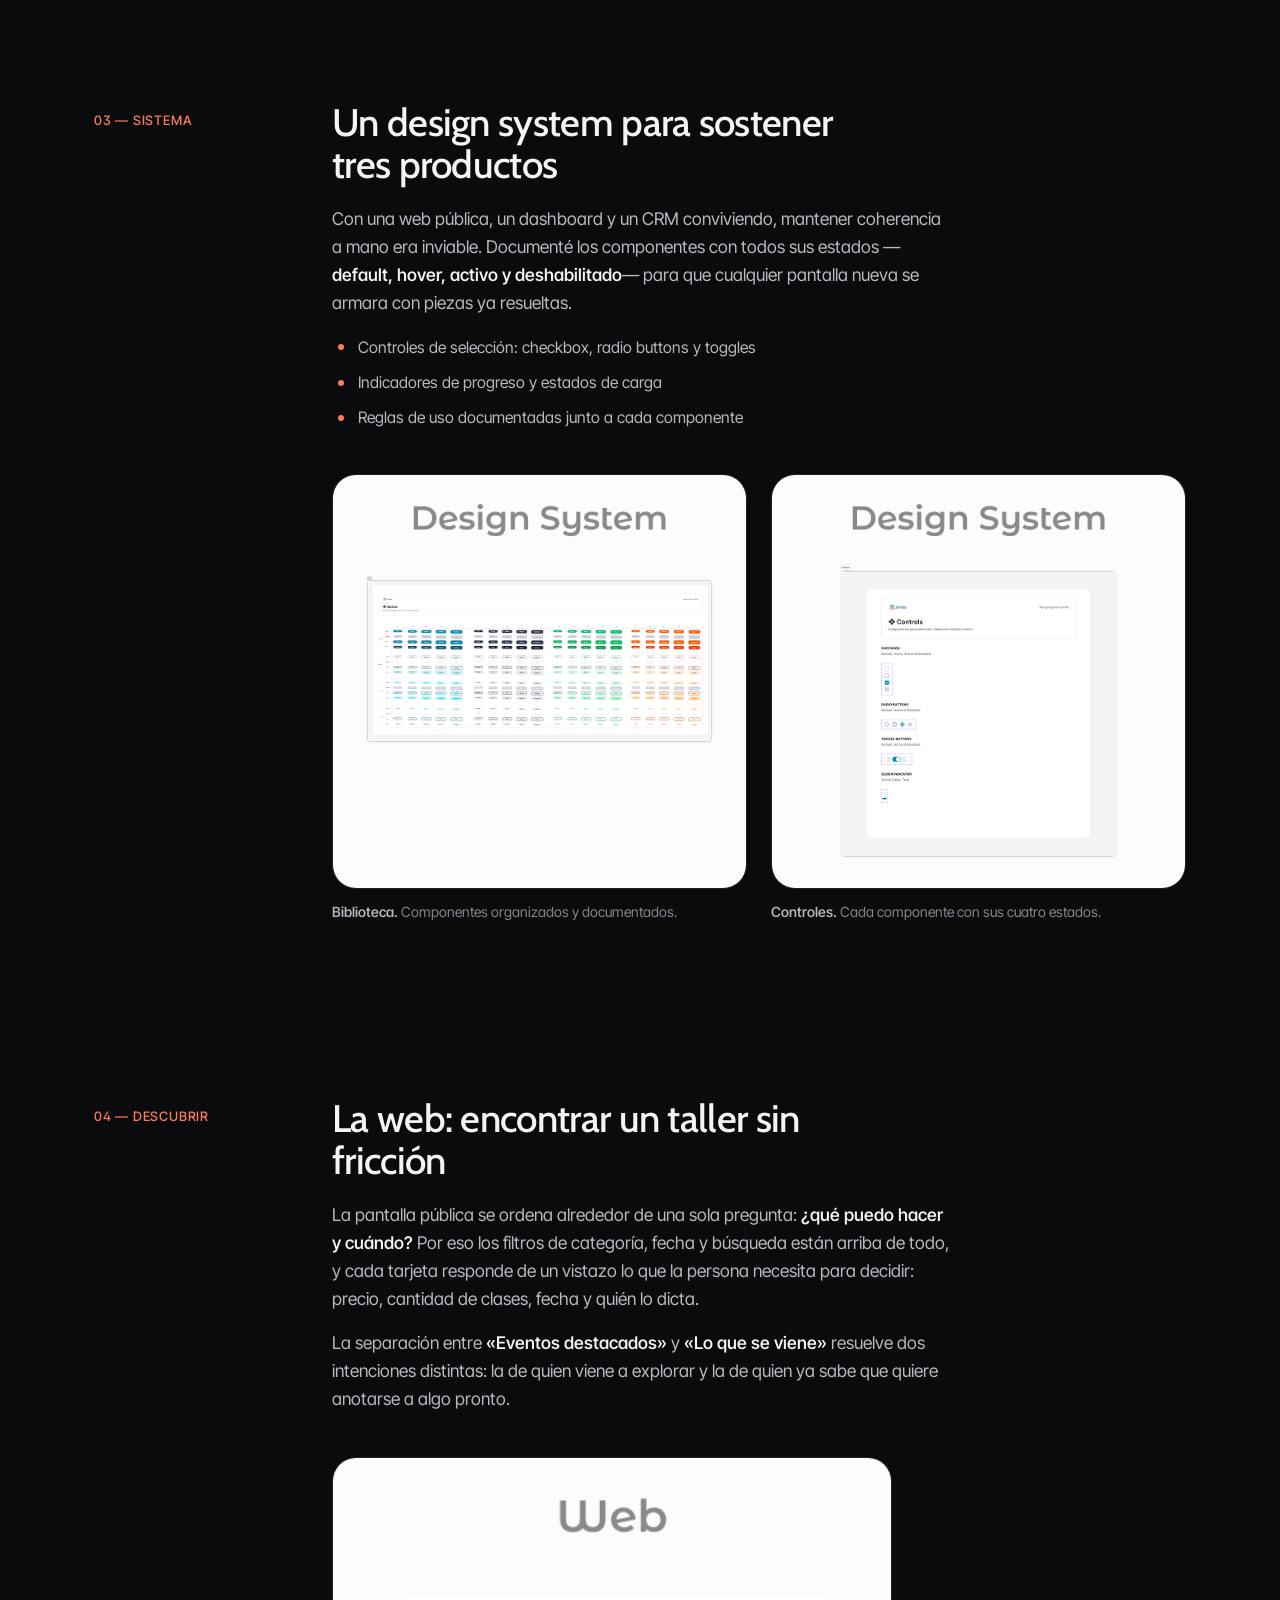
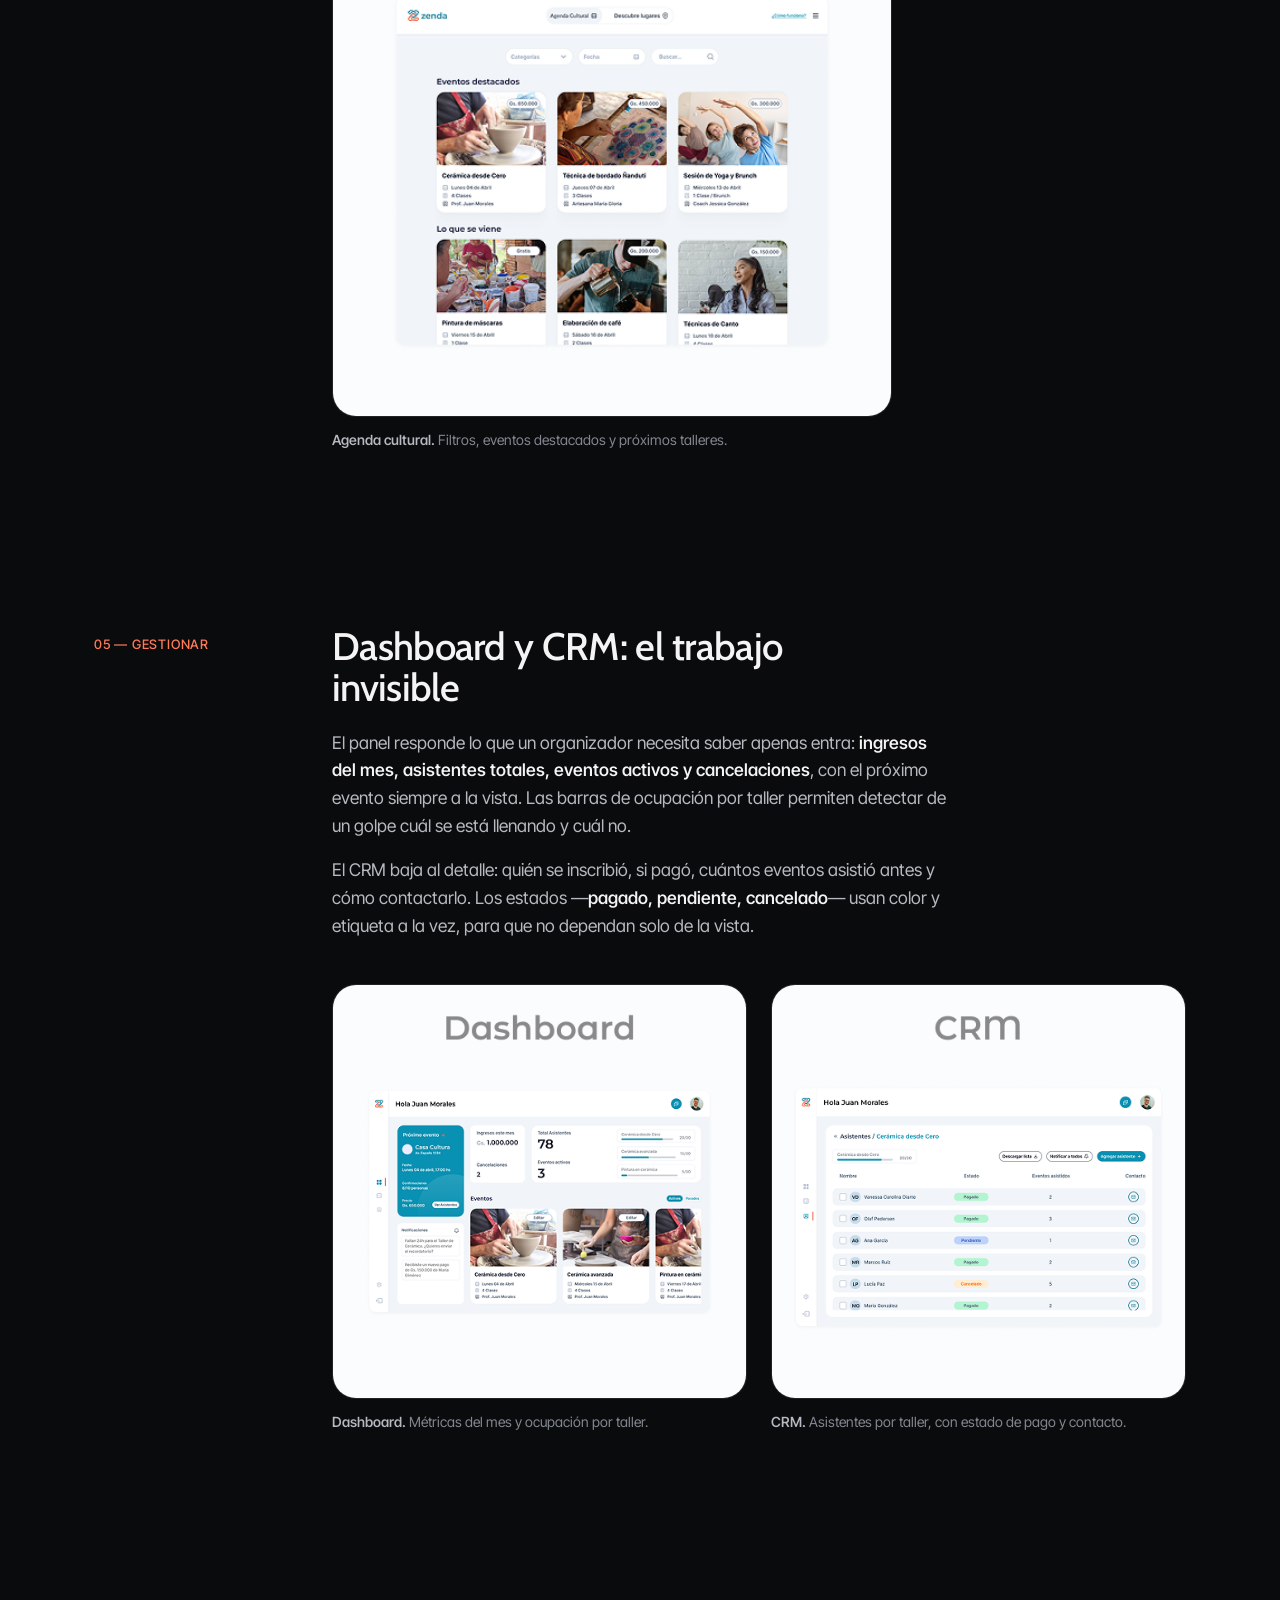
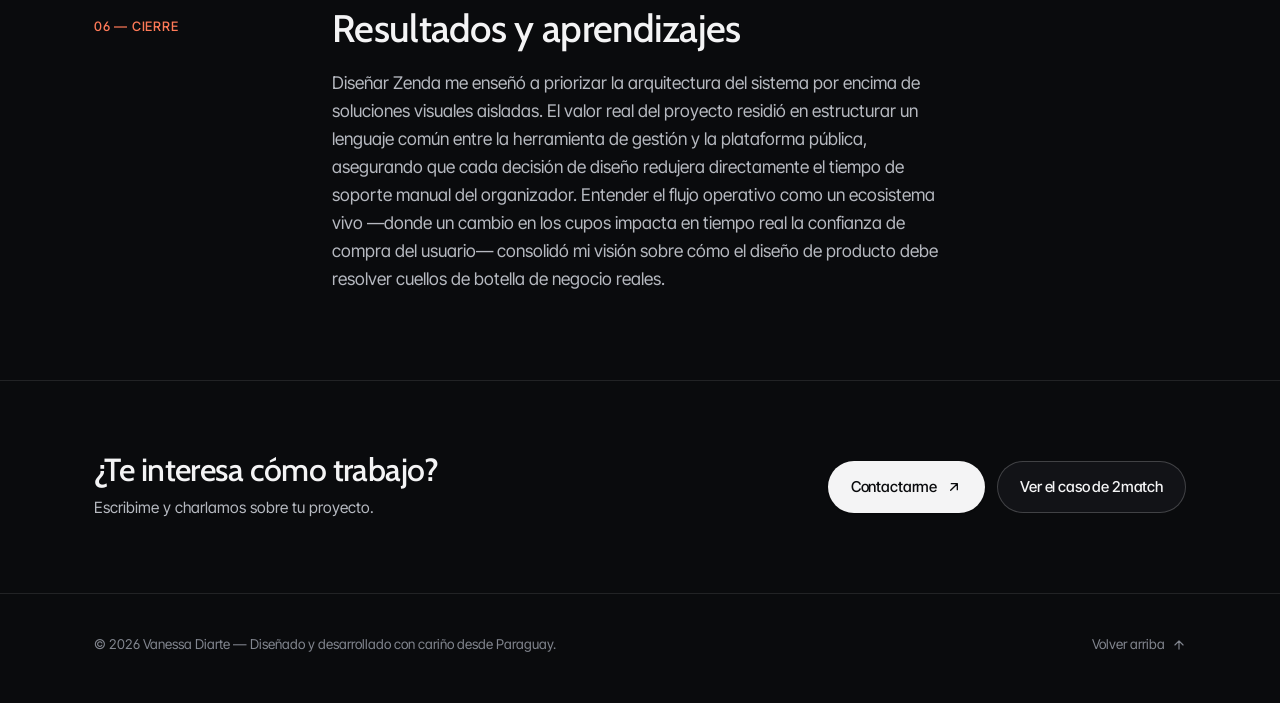
<file: proyectos/zenda.html>
<!DOCTYPE html>
<html lang="es" data-theme="dark">
<head>
	<meta charset="utf-8" />
	<meta name="viewport" content="width=device-width, initial-scale=1" />
	<title>Zenda — Plataforma de eventos y talleres | Vanessa Diarte</title>

	<meta name="description" content="Caso de estudio: identidad de marca, sistema de diseño, web pública, dashboard de gestión y CRM para Zenda, una plataforma de eventos y talleres culturales." />
	<meta name="author" content="Vanessa Diarte" />
	<meta name="theme-color" content="#0a0b0d" />
	<link rel="canonical" href="https://vane-diarte.github.io/portfolio.github.io/proyectos/zenda.html" />

	<meta property="og:type" content="article" />
	<meta property="og:locale" content="es_PY" />
	<meta property="og:title" content="Zenda — Plataforma de eventos y talleres" />
	<meta property="og:description" content="Identidad de marca, design system, web, dashboard y CRM para una plataforma de talleres culturales." />
	<meta property="og:image" content="https://vane-diarte.github.io/portfolio.github.io/images/work/6.png" />
	<meta property="og:url" content="https://vane-diarte.github.io/portfolio.github.io/proyectos/zenda.html" />
	<meta name="twitter:card" content="summary_large_image" />

	<link rel="icon" href="../images/vanediarte.png" type="image/png" />
	<link rel="apple-touch-icon" href="../images/vanediarte.png" />

	<link rel="preconnect" href="https://fonts.googleapis.com" />
	<link rel="preconnect" href="https://fonts.gstatic.com" crossorigin />
	<link href="https://fonts.googleapis.com/css2?family=Cabin:wght@400..700&family=Inter+Tight:ital,wght@0,300..700;1,400&family=Lora:ital,wght@1,400..600&display=swap" rel="stylesheet" />

	<link rel="stylesheet" href="../assets/css/style.css" />

	<script>
		// Aplicado antes del render para evitar parpadeo de tema.
		(function () {
			try {
				var saved = localStorage.getItem("vd-theme");
				if (saved) document.documentElement.dataset.theme = saved;
			} catch (e) {}
		})();
	</script>
</head>

<body>
	<a class="skip-link" href="#caso">Saltar al contenido</a>

	<!-- Fondo ambiental -->
	<div class="fx" aria-hidden="true">
		<div class="fx__glow fx__glow--1"></div>
		<div class="fx__glow fx__glow--2"></div>
		<div class="fx__grain"></div>
	</div>

	<!-- ============ NAV ============ -->
	<header class="nav" id="nav">
		<div class="nav__inner">
			<a class="nav__brand" href="../index.html">
				<span class="nav__mark" aria-hidden="true">VD</span>
				<span>Vanessa Diarte</span>
			</a>

			<nav aria-label="Navegación principal">
				<ul class="nav__links">
					<li><a href="../index.html#inicio">Inicio</a></li>
					<li><a href="../index.html#proyectos">Proyectos</a></li>
					<li><a href="../index.html#sobre-mi">Sobre mí</a></li>
				</ul>
			</nav>

			<div class="nav__actions">
				<button class="icon-btn theme-toggle" id="theme-toggle" type="button" aria-label="Cambiar entre tema claro y oscuro">
					<svg class="icon-sun" viewBox="0 0 24 24" fill="none" stroke="currentColor" stroke-width="1.7" stroke-linecap="round" aria-hidden="true"><circle cx="12" cy="12" r="4.2"/><path d="M12 2.5v2M12 19.5v2M2.5 12h2M19.5 12h2M5.2 5.2l1.4 1.4M17.4 17.4l1.4 1.4M18.8 5.2l-1.4 1.4M6.6 17.4l-1.4 1.4"/></svg>
					<svg class="icon-moon" viewBox="0 0 24 24" fill="none" stroke="currentColor" stroke-width="1.7" stroke-linecap="round" stroke-linejoin="round" aria-hidden="true"><path d="M20.5 14.4A8.6 8.6 0 1 1 9.6 3.5a6.9 6.9 0 0 0 10.9 10.9Z"/></svg>
				</button>

				<button class="icon-btn nav__burger" id="nav-burger" type="button" aria-label="Abrir menú" aria-expanded="false" aria-controls="nav-drawer">
					<svg viewBox="0 0 24 24" fill="none" stroke="currentColor" stroke-width="1.8" stroke-linecap="round" aria-hidden="true"><path d="M4 8h16M4 16h16"/></svg>
				</button>

				<a class="btn btn--primary btn--sm nav__cta" href="../index.html#contacto">
					Trabajemos juntos
					<svg viewBox="0 0 24 24" fill="none" stroke="currentColor" stroke-width="2" stroke-linecap="round" stroke-linejoin="round" aria-hidden="true"><path d="M7 17 17 7M8 7h9v9"/></svg>
				</a>
			</div>
		</div>

		<div class="nav__drawer" id="nav-drawer">
			<ul>
				<li><a href="../index.html#inicio">Inicio</a></li>
				<li><a href="../index.html#proyectos">Proyectos</a></li>
				<li><a href="../index.html#sobre-mi">Sobre mí</a></li>
				<li><a href="../index.html#herramientas">Herramientas</a></li>
			</ul>
			<a class="btn btn--primary" href="../index.html#contacto">Trabajemos juntos</a>
		</div>
	</header>

	<main id="caso">
		<!-- ============ PORTADA ============ -->
		<section class="case-hero">
			<div class="container">
				<a class="case-back" href="../index.html#proyectos">
					<svg viewBox="0 0 24 24" fill="none" stroke="currentColor" stroke-width="2" stroke-linecap="round" stroke-linejoin="round" aria-hidden="true"><path d="M19 12H5M12 19l-7-7 7-7"/></svg>
					Volver a proyectos
				</a>

				<div class="project__tags">
					<span class="tag tag--accent">UX/UI</span>
					<span class="tag">Identidad de marca</span>
					<span class="tag">Design system</span>
					<span class="tag">Producto digital</span>
				</div>

				<h1>Zenda, una plataforma para la <span class="highlight">agenda cultural</span></h1>

				<p class="case-hero__lead">
					<!-- ESCRIBÍ ACÁ: reemplazá este párrafo por tu resumen en una o dos frases.
					     Es lo primero que lee alguien que te está evaluando. -->
					Un proyecto integral que abarca desde el isotipo hasta el CRM: identidad de
					marca, sistema de diseño, sitio público para descubrir talleres y un panel
					de gestión para quienes los organizan.
				</p>

				<dl class="case-meta">
					<div>
						<dt>Mi rol</dt>
						<dd>Diseño UX/UI, identidad de marca y sistema de diseño</dd>
					</div>
					<div>
						<dt>Alcance</dt>
						<dd>Marca, design system, web pública, dashboard y CRM</dd>
					</div>
					<div>
						<dt>Herramientas</dt>
						<dd>Figma, Illustrator</dd>
					</div>
					<div>
						<dt>Año</dt>
						<!-- ESCRIBÍ ACÁ: poné el año y borrá el span -->
						<dd>2026</dd>
					</div>
				</dl>

				<div class="case-cover">
					<img src="../images/work/6.png" alt="Identidad de marca de Zenda: isotipo y logotipo" width="500" height="500" />
				</div>
			</div>
		</section>

		<!-- ============ 01 · CONTEXTO ============ -->
		<section class="case-block">
			<div class="container">
				<div class="case-block__head">
					<span class="case-block__num">01 — Contexto</span>
					<div>
						<h2>El punto de partida</h2>

						<div class="case-prose">
						
							<p>
								Zenda nació como un proyecto personal de diseño y estrategia de producto para resolver la fragmentación del mercado de talleres y experiencias de autor en Asunción.
							</p>
						</div>

						<div class="case-prose">
							<p>
								Zenda es una plataforma que conecta dos lados de un mismo problema:
								<strong>quien busca un taller</strong> —cerámica, bordado ñandutí,
								yoga, canto— y <strong>quien lo organiza</strong> y necesita
								administrar inscripciones, pagos y asistencias sin perderse en
								planillas y mensajes sueltos.
							</p>
							<p>
								Por eso el proyecto no se resolvía con una sola pantalla. Requería
								una marca que funcionara en ese contexto cultural, un sistema de
								componentes que sostuviera productos distintos, y tres interfaces
								con necesidades muy diferentes entre sí.
							</p>
						</div>
					</div>
				</div>
			</div>
		</section>

		<!-- ============ 02 · IDENTIDAD ============ -->
		<section class="case-block">
			<div class="container">
				<div class="case-block__head">
					<span class="case-block__num">02 — Identidad</span>
					<div>
						<h2>Una marca que sugiere encuentro</h2>

						<div class="case-prose">
							<p>
								El isotipo parte de dos formas entrelazadas que se cruzan sin
								cerrarse: la idea de encuentro entre quien enseña y quien aprende.
								La paleta combina un <strong>turquesa</strong> sereno con un
								<strong>coral</strong> cálido, para escapar del gris institucional.
							</p>
						</div>

						<div class="case-prose">
						
							<p>
								El nombre Zenda proviene del concepto de senda o camino: el trayecto 
								compartido de aprendizaje y conexión. Descartamos símbolos literales 
								(como calendarios, tickets o birretes) para no encasillar a la plataforma 
								como una ticketera masiva ni como una academia tradicional. El isotipo se 
								construyó sobre un sistema de vectores continuos que forman una 'Z' implícita 
								a través de dos nodos dinámicos: el flujo de gestión del organizador y la experiencia 
								de descubrimiento del asistente, asegurando legibilidad extrema tanto en favicons 
								como en aplicaciones físicas.
							</p>
						</div>

						<figure class="case-figure case-figure--single">
							<button class="case-figure__frame" type="button" data-full="../images/work/6.png" data-caption="Zenda — Identidad de marca">
								<img src="../images/work/6.png" alt="Isotipo y logotipo de Zenda en sus distintas versiones" loading="lazy" width="500" height="500" />
							</button>
							<figcaption><b>Identidad.</b> Isotipo, versión vertical y logotipo horizontal.</figcaption>
						</figure>
					</div>
				</div>
			</div>
		</section>

		<!-- ============ 03 · DESIGN SYSTEM ============ -->
		<section class="case-block">
			<div class="container">
				<div class="case-block__head">
					<span class="case-block__num">03 — Sistema</span>
					<div>
						<h2>Un design system para sostener tres productos</h2>

						<div class="case-prose">
							<p>
								Con una web pública, un dashboard y un CRM conviviendo, mantener
								coherencia a mano era inviable. Documenté los componentes con todos
								sus estados —<strong>default, hover, activo y deshabilitado</strong>—
								para que cualquier pantalla nueva se armara con piezas ya resueltas.
							</p>
							<ul>
								<li>Controles de selección: checkbox, radio buttons y toggles</li>
								<li>Indicadores de progreso y estados de carga</li>
								<li>Reglas de uso documentadas junto a cada componente</li>
							</ul>
						</div>

						<div class="case-figures case-figures--2">
							<figure class="case-figure">
								<button class="case-figure__frame" type="button" data-full="../images/work/3.png" data-caption="Zenda — Design system">
									<img src="../images/work/3.png" alt="Vista general del design system de Zenda" loading="lazy" width="500" height="500" />
								</button>
								<figcaption><b>Biblioteca.</b> Componentes organizados y documentados.</figcaption>
							</figure>
							<figure class="case-figure">
								<button class="case-figure__frame" type="button" data-full="../images/work/7.png" data-caption="Zenda — Controles del design system">
									<img src="../images/work/7.png" alt="Controles del design system: checkbox, radio buttons, toggles y slider" loading="lazy" width="500" height="500" />
								</button>
								<figcaption><b>Controles.</b> Cada componente con sus cuatro estados.</figcaption>
							</figure>
						</div>
					</div>
				</div>
			</div>
		</section>

		<!-- ============ 04 · WEB PÚBLICA ============ -->
		<section class="case-block">
			<div class="container">
				<div class="case-block__head">
					<span class="case-block__num">04 — Descubrir</span>
					<div>
						<h2>La web: encontrar un taller sin fricción</h2>

						<div class="case-prose">
							<p>
								La pantalla pública se ordena alrededor de una sola pregunta:
								<strong>¿qué puedo hacer y cuándo?</strong> Por eso los filtros de
								categoría, fecha y búsqueda están arriba de todo, y cada tarjeta
								responde de un vistazo lo que la persona necesita para decidir:
								precio, cantidad de clases, fecha y quién lo dicta.
							</p>
							<p>
								La separación entre <strong>«Eventos destacados»</strong> y
								<strong>«Lo que se viene»</strong> resuelve dos intenciones
								distintas: la de quien viene a explorar y la de quien ya sabe que
								quiere anotarse a algo pronto.
							</p>
						</div>

						<figure class="case-figure case-figure--single">
							<button class="case-figure__frame" type="button" data-full="../images/work/5.png" data-caption="Zenda — Sitio web público">
								<img src="../images/work/5.png" alt="Sitio web público de Zenda con la agenda de talleres" loading="lazy" width="500" height="500" />
							</button>
							<figcaption><b>Agenda cultural.</b> Filtros, eventos destacados y próximos talleres.</figcaption>
						</figure>
					</div>
				</div>
			</div>
		</section>

		<!-- ============ 05 · GESTIÓN ============ -->
		<section class="case-block">
			<div class="container">
				<div class="case-block__head">
					<span class="case-block__num">05 — Gestionar</span>
					<div>
						<h2>Dashboard y CRM: el trabajo invisible</h2>

						<div class="case-prose">
							<p>
								El panel responde lo que un organizador necesita saber apenas entra:
								<strong>ingresos del mes, asistentes totales, eventos activos y
								cancelaciones</strong>, con el próximo evento siempre a la vista.
								Las barras de ocupación por taller permiten detectar de un golpe
								cuál se está llenando y cuál no.
							</p>
							<p>
								El CRM baja al detalle: quién se inscribió, si pagó, cuántos eventos
								asistió antes y cómo contactarlo. Los estados
								—<strong>pagado, pendiente, cancelado</strong>— usan color y
								etiqueta a la vez, para que no dependan solo de la vista.
							</p>
						</div>

						<div class="case-figures case-figures--2">
							<figure class="case-figure">
								<button class="case-figure__frame" type="button" data-full="../images/work/2.png" data-caption="Zenda — Dashboard de gestión">
									<img src="../images/work/2.png" alt="Dashboard de Zenda con métricas de ingresos, asistentes y eventos" loading="lazy" width="500" height="500" />
								</button>
								<figcaption><b>Dashboard.</b> Métricas del mes y ocupación por taller.</figcaption>
							</figure>
							<figure class="case-figure">
								<button class="case-figure__frame" type="button" data-full="../images/work/1.png" data-caption="Zenda — CRM de asistentes">
									<img src="../images/work/1.png" alt="CRM de asistentes de Zenda con estados de pago" loading="lazy" width="500" height="500" />
								</button>
								<figcaption><b>CRM.</b> Asistentes por taller, con estado de pago y contacto.</figcaption>
							</figure>
						</div>
					</div>
				</div>
			</div>
		</section>

		<!-- ============ 06 · CIERRE ============ -->
		<section class="case-block">
			<div class="container">
				<div class="case-block__head">
					<span class="case-block__num">06 — Cierre</span>
					<div>
						<h2>Resultados y aprendizajes</h2>

						<div class="case-prose">
						
							<p>
								Diseñar Zenda me enseñó a priorizar la arquitectura del sistema por encima 
								de soluciones visuales aisladas. El valor real del proyecto residió en estructurar 
								un lenguaje común entre la herramienta de gestión y la plataforma pública, asegurando 
								que cada decisión de diseño redujera directamente el tiempo de soporte manual del organizador. 
								Entender el flujo operativo como un ecosistema vivo —donde un cambio en los cupos impacta en 
								tiempo real la confianza de compra del usuario— consolidó mi visión sobre cómo el diseño de 
								producto debe resolver cuellos de botella de negocio reales.
							</p>
						</div>
					</div>
				</div>
			</div>
		</section>
	</main>

	<!-- ============ SIGUIENTE ============ -->
	<section class="case-next">
		<div class="container case-next__inner">
			<div>
				<h3>¿Te interesa cómo trabajo?</h3>
				<p>Escribime y charlamos sobre tu proyecto.</p>
			</div>
			<div class="hero__actions" style="margin-top:0">
				<a class="btn btn--primary" href="../index.html#contacto">
					Contactarme
					<svg viewBox="0 0 24 24" fill="none" stroke="currentColor" stroke-width="2" stroke-linecap="round" stroke-linejoin="round" aria-hidden="true"><path d="M7 17 17 7M8 7h9v9"/></svg>
				</a>
				<a class="btn btn--ghost" href="2match.html">Ver el caso de 2match</a>
			</div>
		</div>
	</section>

	<!-- ============ FOOTER ============ -->
	<footer class="footer">
		<div class="container footer__inner">
			<p>© <span id="year">2026</span> Vanessa Diarte — Diseñado y desarrollado con cariño desde Paraguay.</p>
			<a class="to-top" href="#caso">
				Volver arriba
				<svg viewBox="0 0 24 24" fill="none" stroke="currentColor" stroke-width="2" stroke-linecap="round" stroke-linejoin="round" aria-hidden="true"><path d="M12 19V5M5 12l7-7 7 7"/></svg>
			</a>
		</div>
	</footer>

	<!-- ============ LIGHTBOX ============ -->
	<div class="lightbox" id="lightbox" role="dialog" aria-modal="true" aria-label="Vista ampliada de la imagen">
		<button class="lightbox__close" id="lightbox-close" type="button" aria-label="Cerrar">
			<svg viewBox="0 0 24 24" fill="none" stroke="currentColor" stroke-width="2" stroke-linecap="round" aria-hidden="true"><path d="M6 6l12 12M18 6 6 18"/></svg>
		</button>
		<img id="lightbox-img" alt="" />
		<p class="lightbox__caption" id="lightbox-caption"></p>
	</div>

	<script src="../assets/js/app.js" defer></script>
</body>
</html>
</file>
<file: assets/css/style.css>
/* =========================================================
   Vanessa Diarte — Portfolio
   ========================================================= */

/* ---------- 1. Tokens ---------- */

:root {
	color-scheme: light;

	--bg: #f6f5f3;
	--bg-elev: #ffffff;
	--bg-sunken: #eeece8;
	--text: #14161a;
	--text-soft: #4a4f57;
	/* Antes era #7b818b, que sobre este fondo daba 3.6 de contraste: por debajo
	   del mínimo de 4.5, y es el color de casi todo el texto chico. */
	--text-mute: #666b74;
	--line: rgba(20, 22, 26, 0.1);
	--line-strong: rgba(20, 22, 26, 0.18);

	/* Coral. Mismo tono (11°) y saturación (74%) que el original #e2593a, con
	   la luminosidad bajada de 56% a 45%: es el coral más claro que llega al
	   mínimo de contraste. Para cambiarlo, tocá estas tres líneas y --glow-1
	   (el rgba es el mismo color en rojo, verde, azul).
	   Alternativa lila: #8e43c0 → rgba(142, 67, 192, ...) */
	--accent: #c83d1d;
	--accent-2: #1c7f96;
	--accent-soft: rgba(200, 61, 29, 0.12);
	/* Coral apenas más claro: lo usa el punto del diagrama al pasar por
	   encima del arco coral. Alcanza para notarlo sin llamar la atención. */
	--accent-over: #e56b4a;
	/* Color del texto que va encima del acento */
	--on-accent: #ffffff;

	--tile: #ffffff;
	--shadow-sm: 0 1px 2px rgba(16, 18, 22, 0.05), 0 4px 14px rgba(16, 18, 22, 0.05);
	--shadow-lg: 0 24px 60px -20px rgba(16, 18, 22, 0.22);

	--glow-1: rgba(200, 61, 29, 0.16);
	--glow-2: rgba(28, 127, 150, 0.16);
	--grain-opacity: 0.035;

	--font-sans: "Inter Tight", "Inter", -apple-system, BlinkMacSystemFont, "Segoe UI", Roboto, sans-serif;
	/* Cabin para todos los títulos: humanista y algo más cálida que la
	   tipografía del texto, sin llegar a ser otra familia visualmente. */
	--font-display: "Cabin", "Inter Tight", -apple-system, BlinkMacSystemFont, sans-serif;
	/* Lora queda solo para la cita de "Sobre mí", que es el único lugar
	   donde una cursiva editorial aporta algo. */
	--font-serif: "Lora", Georgia, "Times New Roman", serif;

	--r-sm: 10px;
	--r-md: 16px;
	--r-lg: 24px;
	--r-xl: 32px;
	--r-pill: 999px;

	--container: 1140px;
	--gutter: 24px;
	--ease: cubic-bezier(0.22, 1, 0.36, 1);
}

:root[data-theme="dark"] {
	color-scheme: dark;

	--bg: #0a0b0d;
	--bg-elev: #121317;
	--bg-sunken: #08090b;
	--text: #f4f4f5;
	--text-soft: #b6b9c0;
	--text-mute: #82868f;
	--line: rgba(255, 255, 255, 0.1);
	--line-strong: rgba(255, 255, 255, 0.2);

	/* Coral más claro para que resalte sobre el fondo oscuro (contraste 7.67).
	   Alternativa lila: #cd9bff → rgba(205, 155, 255, ...) */
	--accent: #ff7a58;
	--accent-2: #4bc4dd;
	--accent-soft: rgba(255, 122, 88, 0.14);
	--accent-over: #ffb8a2;
	/* Acá el acento es claro, así que encima va texto oscuro */
	--on-accent: #14161a;

	--tile: #f4f4f5;
	--shadow-sm: 0 1px 2px rgba(0, 0, 0, 0.4);
	--shadow-lg: 0 30px 70px -24px rgba(0, 0, 0, 0.75);

	--glow-1: rgba(255, 122, 88, 0.22);
	--glow-2: rgba(75, 196, 221, 0.16);
	--grain-opacity: 0.05;
}

/* ---------- 2. Base ---------- */

*,
*::before,
*::after {
	box-sizing: border-box;
}

html {
	-webkit-text-size-adjust: 100%;
	scroll-behavior: smooth;
	scroll-padding-top: 104px;
}

body {
	margin: 0;
	background: var(--bg);
	color: var(--text);
	font-family: var(--font-sans);
	font-size: 17px;
	line-height: 1.6;
	font-feature-settings: "cv11", "ss01";
	-webkit-font-smoothing: antialiased;
	overflow-x: hidden;
	transition: background 0.4s var(--ease), color 0.4s var(--ease);
}

img {
	max-width: 100%;
	display: block;
	border-style: none;
}

a {
	color: inherit;
	text-decoration: none;
}

button {
	font: inherit;
	color: inherit;
	border: 0;
	background: none;
	cursor: pointer;
}

h1,
h2,
h3,
h4 {
	margin: 0;
	font-family: var(--font-display);
	font-weight: 500;
	/* Cabin es más ancha que la tipografía del texto: con el tracking anterior
	   (-0.035em) las letras se tocaban en los títulos grandes. */
	letter-spacing: -0.018em;
	line-height: 1.08;
}

p {
	margin: 0;
}

::selection {
	background: var(--accent);
	color: var(--on-accent);
}

:focus-visible {
	outline: 2px solid var(--accent);
	outline-offset: 3px;
	border-radius: 6px;
}

.skip-link {
	position: absolute;
	left: 50%;
	top: 12px;
	translate: -50% -200%;
	z-index: 200;
	padding: 10px 18px;
	border-radius: var(--r-pill);
	background: var(--text);
	color: var(--bg);
	font-size: 14px;
	transition: translate 0.25s var(--ease);
}

.skip-link:focus {
	translate: -50% 0;
}

/* ---------- 3. Layout utilities ---------- */

.container {
	width: 100%;
	max-width: var(--container);
	margin-inline: auto;
	padding-inline: var(--gutter);
}

.section {
	position: relative;
	padding-block: clamp(72px, 11vw, 140px);
}

.section--tight {
	padding-block: clamp(48px, 7vw, 84px);
}

.eyebrow {
	display: inline-flex;
	align-items: center;
	margin-bottom: 20px;
	padding: 6px 15px;
	border: 1px solid var(--line);
	border-radius: var(--r-pill);
	background: var(--bg-elev);
	font-size: 13px;
	font-weight: 500;
	letter-spacing: 0.01em;
	color: var(--text-soft);
	box-shadow: var(--shadow-sm);
}

/* Sin punto: el chip se sostiene solo con el borde y el texto. */

.section-head {
	max-width: 720px;
	margin-bottom: clamp(40px, 5vw, 64px);
}

.section-head h2 {
	font-size: clamp(2rem, 4.6vw, 3.25rem);
}

.section-head p {
	margin-top: 18px;
	color: var(--text-soft);
	font-size: clamp(1rem, 1.6vw, 1.125rem);
	max-width: 56ch;
}

/* Resalta una o dos palabras dentro de un título. Antes cambiaba a una
   serif en cursiva; ahora el título es todo Cabin y el acento es de color. */
.highlight {
	color: var(--accent);
}

.accent {
	color: var(--accent);
}

/* Buttons */

.btn {
	display: inline-flex;
	align-items: center;
	justify-content: center;
	gap: 9px;
	padding: 13px 22px;
	border-radius: var(--r-pill);
	border: 1px solid transparent;
	font-size: 15px;
	font-weight: 500;
	letter-spacing: -0.01em;
	white-space: nowrap;
	transition: transform 0.3s var(--ease), background 0.3s var(--ease),
		border-color 0.3s var(--ease), color 0.3s var(--ease), box-shadow 0.3s var(--ease);
}

.btn svg {
	width: 16px;
	height: 16px;
	flex: none;
	transition: transform 0.3s var(--ease);
}

.btn:hover {
	transform: translateY(-2px);
}

.btn:active {
	transform: translateY(0);
}

.btn--primary {
	background: var(--text);
	color: var(--bg);
	box-shadow: var(--shadow-sm);
}

.btn--primary:hover {
	box-shadow: var(--shadow-lg);
}

.btn--primary:hover svg {
	transform: translate(2px, -2px);
}

.btn--ghost {
	border-color: var(--line-strong);
	background: var(--bg-elev);
	color: var(--text);
}

.btn--ghost:hover {
	border-color: var(--text);
}

.btn--sm {
	padding: 10px 16px;
	font-size: 14px;
}

/* Link with arrow */

.link-arrow {
	display: inline-flex;
	align-items: center;
	gap: 6px;
	font-size: 15px;
	font-weight: 500;
	color: var(--text);
	border-bottom: 1px solid var(--line-strong);
	padding-bottom: 2px;
	transition: gap 0.3s var(--ease), border-color 0.3s var(--ease), color 0.3s var(--ease);
}

.link-arrow:hover {
	gap: 11px;
	color: var(--accent);
	border-color: var(--accent);
}

.link-arrow svg {
	width: 14px;
	height: 14px;
}

/* Reveal on scroll */

.reveal {
	opacity: 0;
	transform: translateY(26px);
	transition: opacity 0.9s var(--ease), transform 0.9s var(--ease);
	transition-delay: var(--delay, 0ms);
}

.reveal.is-visible {
	opacity: 1;
	transform: none;
}

/* ---------- 4. Ambient background ---------- */

.fx {
	position: fixed;
	inset: 0;
	pointer-events: none;
	z-index: 0;
}

.fx__glow {
	position: absolute;
	width: 62vw;
	height: 62vw;
	max-width: 900px;
	max-height: 900px;
	border-radius: 50%;
	filter: blur(90px);
	opacity: 0.9;
	transition: transform 1.2s var(--ease);
}

.fx__glow--1 {
	top: -22vw;
	left: -10vw;
	background: radial-gradient(circle, var(--glow-1), transparent 68%);
}

.fx__glow--2 {
	top: 40vh;
	right: -18vw;
	background: radial-gradient(circle, var(--glow-2), transparent 68%);
}

.fx__grain {
	position: absolute;
	inset: -200%;
	opacity: var(--grain-opacity);
	background-image: url("data:image/svg+xml,%3Csvg xmlns='http://www.w3.org/2000/svg' width='140' height='140'%3E%3Cfilter id='n'%3E%3CfeTurbulence type='fractalNoise' baseFrequency='0.85' numOctaves='3'/%3E%3C/filter%3E%3Crect width='100%25' height='100%25' filter='url(%23n)'/%3E%3C/svg%3E");
	animation: grain 8s steps(6) infinite;
}

@keyframes grain {
	0%, 100% { transform: translate(0, 0); }
	20% { transform: translate(-3%, 4%); }
	40% { transform: translate(2%, -3%); }
	60% { transform: translate(-2%, -2%); }
	80% { transform: translate(3%, 3%); }
}

/* ---------- 5. Navigation ---------- */

.nav {
	position: fixed;
	top: 18px;
	left: 50%;
	translate: -50% 0;
	z-index: 100;
	width: calc(100% - 32px);
	max-width: var(--container);
	transition: top 0.4s var(--ease);
}

.nav__inner {
	display: flex;
	align-items: center;
	gap: 12px;
	padding: 9px 9px 9px 18px;
	border: 1px solid var(--line);
	border-radius: var(--r-pill);
	background: color-mix(in srgb, var(--bg-elev) 72%, transparent);
	backdrop-filter: blur(18px) saturate(180%);
	-webkit-backdrop-filter: blur(18px) saturate(180%);
	box-shadow: var(--shadow-sm);
	transition: box-shadow 0.4s var(--ease), border-color 0.4s var(--ease),
		background 0.4s var(--ease);
}

.nav.is-stuck .nav__inner {
	box-shadow: var(--shadow-lg);
	border-color: var(--line-strong);
}

.nav__brand {
	display: flex;
	align-items: center;
	gap: 10px;
	font-weight: 600;
	font-size: 15px;
	letter-spacing: -0.02em;
	margin-right: auto;
}

.nav__mark {
	display: grid;
	place-items: center;
	width: 30px;
	height: 30px;
	border-radius: 9px;
	background: linear-gradient(135deg, var(--accent), var(--accent-2));
	color: var(--on-accent);
	font-size: 13px;
	font-weight: 700;
	letter-spacing: -0.03em;
	flex: none;
}

.nav__links {
	display: flex;
	align-items: center;
	gap: 2px;
	list-style: none;
	margin: 0;
	padding: 0;
}

.nav__links a {
	display: block;
	position: relative;
	padding: 8px 14px;
	border-radius: var(--r-pill);
	font-size: 14.5px;
	font-weight: 450;
	color: var(--text-soft);
	transition: color 0.25s var(--ease), background 0.25s var(--ease);
}

.nav__links a:hover {
	color: var(--text);
	background: var(--accent-soft);
}

.nav__links a.is-active {
	color: var(--text);
	background: color-mix(in srgb, var(--text) 8%, transparent);
}

.nav__actions {
	display: flex;
	align-items: center;
	gap: 8px;
}

.icon-btn {
	display: grid;
	place-items: center;
	width: 38px;
	height: 38px;
	border-radius: 50%;
	border: 1px solid var(--line);
	background: var(--bg-elev);
	color: var(--text-soft);
	transition: color 0.25s var(--ease), border-color 0.25s var(--ease),
		transform 0.25s var(--ease);
}

.icon-btn:hover {
	color: var(--text);
	border-color: var(--line-strong);
	transform: translateY(-1px);
}

.icon-btn svg {
	width: 17px;
	height: 17px;
}

.theme-toggle .icon-moon { display: none; }
:root[data-theme="dark"] .theme-toggle .icon-moon { display: block; }
:root[data-theme="dark"] .theme-toggle .icon-sun { display: none; }

.nav__burger { display: none; }

.nav__cta { display: inline-flex; }

/* Mobile drawer */

.nav__drawer {
	display: none;
	margin-top: 8px;
	padding: 10px;
	border: 1px solid var(--line);
	border-radius: var(--r-lg);
	background: color-mix(in srgb, var(--bg-elev) 92%, transparent);
	backdrop-filter: blur(18px);
	-webkit-backdrop-filter: blur(18px);
	box-shadow: var(--shadow-lg);
}

.nav__drawer ul {
	list-style: none;
	margin: 0;
	padding: 0;
	display: grid;
	gap: 2px;
}

.nav__drawer a {
	display: block;
	padding: 12px 14px;
	border-radius: var(--r-md);
	font-size: 16px;
	color: var(--text-soft);
}

.nav__drawer a:hover {
	background: var(--accent-soft);
	color: var(--text);
}

.nav__drawer .btn {
	width: 100%;
	margin-top: 8px;
}

/* ---------- 6. Hero ---------- */

.hero {
	position: relative;
	z-index: 1;
	padding-top: clamp(130px, 17vw, 190px);
	padding-bottom: clamp(48px, 7vw, 80px);
}

.hero__grid {
	display: grid;
	grid-template-columns: minmax(0, 1.25fr) minmax(0, 0.85fr);
	gap: clamp(32px, 5vw, 72px);
	align-items: center;
}

.status {
	display: inline-flex;
	align-items: center;
	gap: 9px;
	padding: 7px 16px 7px 12px;
	border: 1px solid var(--line);
	border-radius: var(--r-pill);
	background: var(--bg-elev);
	font-size: 13.5px;
	font-weight: 500;
	color: var(--text-soft);
	box-shadow: var(--shadow-sm);
}

.status__dot {
	position: relative;
	width: 8px;
	height: 8px;
	border-radius: 50%;
	background: #22c55e;
	flex: none;
}

.status__dot::after {
	content: "";
	position: absolute;
	inset: 0;
	border-radius: 50%;
	background: #22c55e;
	animation: ping 2s var(--ease) infinite;
}

@keyframes ping {
	0% { transform: scale(1); opacity: 0.7; }
	70%, 100% { transform: scale(2.6); opacity: 0; }
}

/* El saludo. Sin tamaño propio caía al que trae el navegador por defecto
   (~25px) y quedaba diminuto al lado del titular. Ahora mide algo menos de
   la mitad: se lee como entrada, no como subtítulo perdido. */
.hero__greeting {
	margin-top: 26px;
	font-size: clamp(1.35rem, 3.1vw, 2.1rem);
	font-weight: 450;
	letter-spacing: -0.02em;
	line-height: 1.15;
	color: var(--text-soft);
}

.hero h1 {
	/* Pegado al saludo: los dos son una misma frase partida en dos. */
	margin-top: 6px;
	font-size: clamp(2.7rem, 7.2vw, 5rem);
	letter-spacing: -0.03em;
	line-height: 1;
}

.hero h1 .line {
	display: block;
}

/* Antes envolvía el rotador de roles; ahora es una línea suelta. */
.hero__roles {
	margin-top: 20px;
	font-size: clamp(1.02rem, 1.9vw, 1.22rem);
	font-weight: 450;
	letter-spacing: -0.02em;
	color: var(--text-soft);
}

.hero__lead {
	margin-top: 26px;
	max-width: 54ch;
	color: var(--text-soft);
	font-size: clamp(1rem, 1.5vw, 1.09rem);
}

.hero__actions {
	display: flex;
	flex-wrap: wrap;
	gap: 12px;
	margin-top: 34px;
}

.hero__meta {
	display: flex;
	flex-wrap: wrap;
	align-items: center;
	gap: 18px;
	margin-top: 34px;
	padding-top: 26px;
	border-top: 1px solid var(--line);
	font-size: 14px;
	color: var(--text-mute);
}

.hero__meta span {
	display: inline-flex;
	align-items: center;
	gap: 7px;
}

.hero__meta svg {
	width: 15px;
	height: 15px;
	opacity: 0.8;
}

.hero__meta a:hover {
	color: var(--accent);
}

/* Portrait card */

.portrait {
	position: relative;
	justify-self: end;
	width: 100%;
	max-width: 400px;
	margin: 0;
	border-radius: var(--r-xl);
	overflow: hidden;
	border: 1px solid var(--line);
	background: var(--bg-elev);
	box-shadow: var(--shadow-lg);
	aspect-ratio: 1 / 1;
	transform: rotate(1.4deg);
	transition: transform 0.6s var(--ease);
}

.portrait:hover {
	transform: rotate(0deg) translateY(-4px);
}

.portrait img {
	width: 100%;
	height: 100%;
	object-fit: cover;
	object-position: center 22%;
}

.portrait__tag {
	position: absolute;
	left: 14px;
	right: 14px;
	bottom: 14px;
	display: flex;
	align-items: center;
	justify-content: space-between;
	gap: 12px;
	padding: 11px 16px;
	border-radius: var(--r-pill);
	background: rgba(12, 13, 15, 0.55);
	backdrop-filter: blur(14px);
	-webkit-backdrop-filter: blur(14px);
	border: 1px solid rgba(255, 255, 255, 0.16);
	color: #fff;
	font-size: 13px;
	letter-spacing: -0.01em;
}

.portrait__tag strong {
	font-weight: 600;
}

.portrait__tag span {
	opacity: 0.75;
}

/* Stats strip */

.stats {
	display: grid;
	grid-template-columns: repeat(4, minmax(0, 1fr));
	gap: 1px;
	margin-top: clamp(48px, 7vw, 84px);
	border: 1px solid var(--line);
	border-radius: var(--r-lg);
	background: var(--line);
	overflow: hidden;
}

.stats__item {
	padding: 26px 24px;
	background: var(--bg-elev);
}

.stats__item dt {
	font-family: var(--font-display);
	font-size: clamp(1.7rem, 3.2vw, 2.4rem);
	font-weight: 500;
	letter-spacing: -0.045em;
	line-height: 1;
}

.stats__item dd {
	margin: 10px 0 0;
	font-size: 13.5px;
	color: var(--text-mute);
	line-height: 1.4;
}

/* ---------- 7. Animación compartida de carruseles ---------- */

@keyframes scroll-x {
	to { transform: translateX(-50%); }
}

/* ---------- 8. Services ---------- */

.services {
	display: grid;
	grid-template-columns: repeat(3, minmax(0, 1fr));
	gap: 20px;
}

.card {
	position: relative;
	padding: 30px;
	border: 1px solid var(--line);
	border-radius: var(--r-lg);
	background: var(--bg-elev);
	overflow: hidden;
	transition: transform 0.4s var(--ease), border-color 0.4s var(--ease),
		box-shadow 0.4s var(--ease);
}

.card::before {
	content: "";
	position: absolute;
	inset: -1px;
	border-radius: inherit;
	padding: 1px;
	background: linear-gradient(140deg, var(--accent), transparent 55%);
	-webkit-mask: linear-gradient(#000 0 0) content-box, linear-gradient(#000 0 0);
	-webkit-mask-composite: xor;
	mask: linear-gradient(#000 0 0) content-box, linear-gradient(#000 0 0);
	mask-composite: exclude;
	opacity: 0;
	transition: opacity 0.4s var(--ease);
	pointer-events: none;
}

.card:hover {
	transform: translateY(-5px);
	box-shadow: var(--shadow-lg);
}

.card:hover::before {
	opacity: 1;
}

.card__icon {
	display: grid;
	place-items: center;
	width: 46px;
	height: 46px;
	margin-bottom: 22px;
	border-radius: 13px;
	background: var(--accent-soft);
	color: var(--accent);
}

.card__icon svg {
	width: 22px;
	height: 22px;
}

.card h3 {
	font-size: 1.32rem;
	letter-spacing: -0.03em;
}

.card p {
	margin-top: 12px;
	color: var(--text-soft);
	font-size: 15.5px;
}

.card__list {
	list-style: none;
	margin: 20px 0 0;
	padding: 18px 0 0;
	border-top: 1px solid var(--line);
	display: flex;
	flex-wrap: wrap;
	gap: 7px;
}

.card__list li {
	padding: 5px 11px;
	border-radius: var(--r-pill);
	background: var(--bg-sunken);
	font-size: 13px;
	color: var(--text-mute);
	letter-spacing: -0.005em;
}

/* ---------- 9. Work ---------- */

.work {
	display: grid;
	gap: clamp(20px, 3vw, 28px);
}

.project {
	position: relative;
	display: grid;
	grid-template-columns: minmax(0, 1fr) minmax(0, 1.1fr);
	gap: clamp(24px, 4vw, 56px);
	align-items: center;
	padding: clamp(24px, 3.4vw, 42px);
	border: 1px solid var(--line);
	border-radius: var(--r-xl);
	background: var(--bg-elev);
	transition: border-color 0.4s var(--ease), box-shadow 0.4s var(--ease);
}

.project:hover {
	border-color: var(--line-strong);
	box-shadow: var(--shadow-lg);
}

.project--flip .project__body {
	order: 2;
}

.project__tags {
	display: flex;
	flex-wrap: wrap;
	gap: 7px;
	margin-bottom: 18px;
}

.tag {
	padding: 5px 12px;
	border: 1px solid var(--line);
	border-radius: var(--r-pill);
	font-size: 13px;
	font-weight: 500;
	color: var(--text-mute);
	letter-spacing: -0.005em;
}

.tag--accent {
	border-color: transparent;
	background: var(--accent-soft);
	color: var(--accent);
}

.project h3 {
	font-size: clamp(1.5rem, 3vw, 2.05rem);
}

.project__year {
	display: block;
	margin-bottom: 10px;
	font-size: 13px;
	color: var(--text-mute);
	letter-spacing: 0.02em;
	text-transform: uppercase;
}

.project p {
	margin-top: 16px;
	color: var(--text-soft);
	font-size: 15.8px;
	max-width: 46ch;
}

.project__actions {
	display: flex;
	flex-wrap: wrap;
	gap: 18px;
	margin-top: 28px;
}

/* Project media */

.shots {
	display: grid;
	grid-template-columns: repeat(2, minmax(0, 1fr));
	gap: 12px;
}

.shot {
	position: relative;
	padding: 0;
	border-radius: var(--r-md);
	overflow: hidden;
	background: var(--bg-sunken);
	border: 1px solid var(--line);
	cursor: zoom-in;
	aspect-ratio: 1 / 1;
}

.shot img {
	width: 100%;
	height: 100%;
	object-fit: cover;
	transition: transform 0.6s var(--ease);
}

.shot:hover img {
	transform: scale(1.05);
}

.shot--wide {
	grid-column: span 2;
	aspect-ratio: 16 / 9;
}

/* Miniatura cuyo archivo todavía no está en el repo. */

.shot--vacio {
	display: grid;
	place-content: center;
	justify-items: center;
	gap: 8px;
	padding: 18px;
	border-style: dashed;
	border-width: 1.5px;
	border-color: var(--line-strong);
	cursor: default;
	text-align: center;
}

.shot--vacio svg {
	width: 22px;
	height: 22px;
	color: var(--text-mute);
}

.shot--vacio span {
	font-size: 12px;
	line-height: 1.5;
	color: var(--text-mute);
}

.shot--vacio code {
	font-family: ui-monospace, SFMono-Regular, Menlo, monospace;
	font-size: 11.5px;
	color: var(--text-mute);
	word-break: break-all;
}

.shot__zoom {
	position: absolute;
	top: 10px;
	right: 10px;
	display: grid;
	place-items: center;
	width: 30px;
	height: 30px;
	border-radius: 50%;
	background: rgba(12, 13, 15, 0.6);
	backdrop-filter: blur(8px);
	-webkit-backdrop-filter: blur(8px);
	color: #fff;
	opacity: 0;
	transform: scale(0.85);
	transition: opacity 0.3s var(--ease), transform 0.3s var(--ease);
}

.shot:hover .shot__zoom {
	opacity: 1;
	transform: scale(1);
}

.shot__zoom svg {
	width: 14px;
	height: 14px;
}

/* Browser mock (for the web layout project) */

.mock {
	border-radius: var(--r-lg);
	overflow: hidden;
	border: 1px solid var(--line);
	background: var(--bg-sunken);
	box-shadow: var(--shadow-lg);
}

.mock__bar {
	display: flex;
	align-items: center;
	gap: 8px;
	padding: 12px 14px;
	border-bottom: 1px solid var(--line);
	background: var(--bg-elev);
}

.mock__dots {
	display: flex;
	gap: 6px;
}

.mock__dots i {
	width: 10px;
	height: 10px;
	border-radius: 50%;
	background: var(--line-strong);
}

.mock__url {
	flex: 1;
	padding: 5px 12px;
	border-radius: var(--r-pill);
	background: var(--bg-sunken);
	font-size: 12.5px;
	color: var(--text-mute);
	text-align: center;
}

.mock__body {
	position: relative;
	aspect-ratio: 16 / 10;
	padding: 26px;
	display: grid;
	align-content: center;
	gap: 14px;
	background:
		radial-gradient(60% 80% at 20% 10%, var(--accent-soft), transparent 70%),
		linear-gradient(160deg, var(--bg-elev), var(--bg-sunken));
	overflow: hidden;
}

.mock__body::after {
	content: "";
	position: absolute;
	inset: 0;
	background-image:
		linear-gradient(var(--line) 1px, transparent 1px),
		linear-gradient(90deg, var(--line) 1px, transparent 1px);
	background-size: 42px 42px;
	opacity: 0.55;
	pointer-events: none;
}

/* Van anidados bajo .mock para ganarle en especificidad a `.project p`, que
   si no les impone su tamaño de párrafo. */
.mock .mock__title {
	position: relative;
	z-index: 1;
	margin-top: 0;
	max-width: none;
	color: var(--text);
	font-size: clamp(1.3rem, 2.4vw, 1.75rem);
	font-weight: 500;
	letter-spacing: -0.04em;
	line-height: 1.05;
}

/* La bajada es descriptiva: va más chica que el título para que la maqueta
   siga leyéndose como una pantalla y no como un bloque de texto. */
.mock .mock__sub {
	position: relative;
	z-index: 1;
	margin-top: -6px;
	max-width: 34ch;
	color: var(--text-soft);
	font-size: 14px;
	line-height: 1.45;
}

.mock__rows {
	position: relative;
	z-index: 1;
	display: grid;
	gap: 9px;
	max-width: 78%;
}

.mock__rows i {
	height: 9px;
	border-radius: var(--r-pill);
	background: var(--line-strong);
	opacity: 0.55;
}

.mock__rows i:nth-child(2) { width: 82%; }
.mock__rows i:nth-child(3) { width: 60%; }

.mock__pill {
	position: relative;
	z-index: 1;
	justify-self: start;
	margin-top: 6px;
	padding: 9px 18px;
	border-radius: var(--r-pill);
	background: var(--accent);
	color: var(--on-accent);
	font-size: 13px;
	font-weight: 500;
}

/* NDA badge sobre las capturas confidenciales */

.shot--nda {
	aspect-ratio: 4 / 3;
}

/* Tarjetas de categoría: llevan a las páginas internas de cada especialidad */

.cat-grid {
	display: grid;
	grid-template-columns: repeat(3, minmax(0, 1fr));
	gap: 20px;
}

.cat-card {
	display: flex;
	flex-direction: column;
	position: relative;
	padding: 30px;
	border: 1px solid var(--line);
	border-radius: var(--r-lg);
	background: var(--bg-elev);
	overflow: hidden;
	transition: transform 0.4s var(--ease), border-color 0.4s var(--ease),
		box-shadow 0.4s var(--ease);
}

.cat-card::before {
	content: "";
	position: absolute;
	inset: -1px;
	border-radius: inherit;
	padding: 1px;
	background: linear-gradient(140deg, var(--accent), transparent 55%);
	-webkit-mask: linear-gradient(#000 0 0) content-box, linear-gradient(#000 0 0);
	-webkit-mask-composite: xor;
	mask: linear-gradient(#000 0 0) content-box, linear-gradient(#000 0 0);
	mask-composite: exclude;
	opacity: 0;
	transition: opacity 0.4s var(--ease);
	pointer-events: none;
}

.cat-card:hover {
	transform: translateY(-5px);
	box-shadow: var(--shadow-lg);
}

.cat-card:hover::before {
	opacity: 1;
}

.cat-card__icon {
	display: grid;
	place-items: center;
	width: 46px;
	height: 46px;
	margin-bottom: 22px;
	border-radius: 13px;
	background: var(--accent-soft);
	color: var(--accent);
}

.cat-card__icon svg {
	width: 22px;
	height: 22px;
}

.cat-card h4 {
	font-size: 1.32rem;
	letter-spacing: -0.03em;
}

.cat-card p {
	margin-top: 12px;
	color: var(--text-soft);
	font-size: 15.5px;
}

.cat-card__foot {
	display: flex;
	align-items: center;
	justify-content: space-between;
	gap: 12px;
	margin-top: 24px;
	padding-top: 18px;
	border-top: 1px solid var(--line);
}

.cat-card__count {
	font-size: 13px;
	color: var(--text-mute);
}

.cat-card__go {
	display: inline-flex;
	align-items: center;
	gap: 7px;
	font-size: 14px;
	font-weight: 500;
	color: var(--accent);
	transition: gap 0.3s var(--ease);
}

.cat-card:hover .cat-card__go {
	gap: 12px;
}

.cat-card__go svg {
	width: 15px;
	height: 15px;
}

@media (max-width: 1000px) {
	.cat-grid {
		grid-template-columns: 1fr;
	}
}

/* Galería de una página de categoría */

.gallery {
	display: grid;
	grid-template-columns: repeat(2, minmax(0, 1fr));
	gap: clamp(20px, 3vw, 28px);
}

.gallery figure {
	margin: 0;
}

.gallery__slot {
	display: grid;
	place-content: center;
	justify-items: center;
	gap: 10px;
	aspect-ratio: 16 / 10;
	padding: 24px;
	border: 1.5px dashed var(--line-strong);
	border-radius: var(--r-lg);
	background: var(--bg-sunken);
	text-align: center;
}

.gallery__slot svg {
	width: 26px;
	height: 26px;
	color: var(--text-mute);
}

.gallery__slot span {
	font-size: 13px;
	color: var(--text-mute);
	line-height: 1.5;
}

.gallery__slot code {
	display: inline-block;
	margin-top: 2px;
	padding: 3px 9px;
	border-radius: 6px;
	background: var(--accent-soft);
	color: var(--accent);
	font-size: 12.5px;
	font-family: ui-monospace, SFMono-Regular, Menlo, monospace;
	word-break: break-all;
}

.gallery figcaption {
	margin-top: 14px;
}

.gallery figcaption b {
	display: block;
	font-size: 1.05rem;
	font-weight: 550;
	letter-spacing: -0.025em;
	color: var(--text);
}

.gallery figcaption span {
	display: block;
	margin-top: 5px;
	font-size: 14.5px;
	color: var(--text-soft);
}

@media (max-width: 640px) {
	.gallery {
		grid-template-columns: 1fr;
	}
}

/* Etiquetas dentro de una tarjeta */

.mini__tags {
	display: flex;
	flex-wrap: wrap;
	gap: 6px;
	margin-bottom: 12px;
}

.sr-only {
	position: absolute;
	width: 1px;
	height: 1px;
	padding: 0;
	margin: -1px;
	overflow: hidden;
	clip: rect(0 0 0 0);
	white-space: nowrap;
	border: 0;
}

/* Secondary work grid */

.work-grid {
	display: grid;
	grid-template-columns: repeat(3, minmax(0, 1fr));
	gap: 20px;
	margin-top: clamp(20px, 3vw, 28px);
}

.mini {
	display: flex;
	flex-direction: column;
	overflow: hidden;
	border: 1px solid var(--line);
	border-radius: var(--r-lg);
	background: var(--bg-elev);
	transition: transform 0.4s var(--ease), border-color 0.4s var(--ease),
		box-shadow 0.4s var(--ease);
}

.mini:hover {
	transform: translateY(-5px);
	border-color: var(--line-strong);
	box-shadow: var(--shadow-lg);
}

.mini__img {
	position: relative;
	aspect-ratio: 16 / 10;
	overflow: hidden;
	background: var(--bg-sunken);
}

.mini__img img {
	width: 100%;
	height: 100%;
	object-fit: cover;
	transition: transform 0.6s var(--ease);
}

.mini:hover .mini__img img {
	transform: scale(1.06);
}

.mini__body {
	padding: 22px 24px 26px;
	display: flex;
	flex-direction: column;
	flex: 1;
}

.mini__body h4 {
	font-size: 1.12rem;
	letter-spacing: -0.03em;
}

.mini__body p {
	margin-top: 10px;
	font-size: 14.5px;
	color: var(--text-soft);
}

.mini__links {
	display: flex;
	flex-wrap: wrap;
	gap: 8px;
	margin-top: auto;
	padding-top: 18px;
}

.pill-link {
	display: inline-flex;
	align-items: center;
	gap: 5px;
	padding: 6px 12px;
	border: 1px solid var(--line);
	border-radius: var(--r-pill);
	font-size: 13px;
	font-weight: 500;
	color: var(--text-soft);
	transition: color 0.25s var(--ease), border-color 0.25s var(--ease),
		background 0.25s var(--ease);
}

.pill-link:hover {
	color: var(--accent);
	border-color: var(--accent);
	background: var(--accent-soft);
}

.pill-link svg {
	width: 11px;
	height: 11px;
}

/* ---------- 10. About ---------- */

.about {
	display: grid;
	grid-template-columns: minmax(0, 1fr) minmax(0, 0.9fr);
	gap: clamp(32px, 5vw, 72px);
	align-items: start;
}

.about__text p + p {
	margin-top: 18px;
}

.about__text p {
	color: var(--text-soft);
	font-size: clamp(1rem, 1.5vw, 1.08rem);
}

/* Áreas de trabajo actuales. Sin recuadro a propósito: la columna de
   habilidades de al lado ya son tarjetas, y dos bloques con borde competían. */

.about__areas {
	list-style: none;
	margin: 22px 0 4px;
	padding: 0;
	display: grid;
	gap: 0;
}

.about__areas li {
	display: flex;
	gap: 14px;
	padding: 15px 4px;
	border-top: 1px solid var(--line);
	transition: padding-left 0.35s var(--ease), background 0.35s var(--ease);
}

.about__areas li:last-child {
	border-bottom: 1px solid var(--line);
}

.about__areas li:hover {
	padding-left: 12px;
	background: var(--bg-elev);
}

.about__areas svg {
	width: 20px;
	height: 20px;
	flex: none;
	margin-top: 2px;
	color: var(--accent);
}

.about__areas b {
	display: block;
	font-size: 15.5px;
	font-weight: 550;
	letter-spacing: -0.02em;
	color: var(--text);
}

.about__areas span {
	display: block;
	margin-top: 3px;
	font-size: 14.8px;
	color: var(--text-soft);
}

/* El párrafo que sigue a la lista necesita su propio aire */
.about__areas + p {
	margin-top: 24px;
}

.about__quote {
	margin-top: 30px;
	padding: 22px 26px;
	border-left: 2px solid var(--accent);
	border-radius: 0 var(--r-md) var(--r-md) 0;
	background: var(--bg-elev);
	font-family: var(--font-serif);
	font-style: italic;
	font-size: 1.25rem;
	/* La cursiva necesita más aire entre líneas que la redonda */
	line-height: 1.6;
	color: var(--text);
}

/* Panel que agrupa las habilidades bajo su propio título. Como la columna
   de la izquierda es una lista sin caja, acá el recuadro marca la diferencia
   entre las dos mitades de la sección. */
.skills-panel {
	padding: clamp(26px, 3vw, 34px);
	border: 1px solid var(--line);
	border-radius: var(--r-lg);
	background: var(--bg-elev);
	box-shadow: var(--shadow-sm);
}

.skills-panel__head {
	display: flex;
	align-items: baseline;
	justify-content: space-between;
	gap: 16px;
	/* El título respira arriba y abajo: antes la lista le quedaba encima. */
	padding-bottom: 20px;
	margin-bottom: 22px;
	border-bottom: 1px solid var(--line);
}

.skills-panel__head h3 {
	font-size: 1.25rem;
}

.skills-panel__count {
	font-size: 12.5px;
	letter-spacing: 0.06em;
	text-transform: uppercase;
	color: var(--text-mute);
}

.skills {
	display: grid;
}

/* Dentro del panel las filas ya no llevan borde propio: alcanza una línea
   fina de separación, y así no quedan tarjetas dentro de una tarjeta. */
.skill {
	display: flex;
	align-items: baseline;
	gap: 16px;
	padding: 16px 2px;
	border: 0;
	border-top: 1px solid var(--line);
	border-radius: 0;
	background: none;
	font-size: 15.8px;
	font-weight: 450;
	transition: transform 0.35s var(--ease), color 0.35s var(--ease);
}

/* La primera no necesita línea: ya la separa la del encabezado. */
.skill:first-child {
	border-top: 0;
	padding-top: 0;
}

.skill:last-child {
	padding-bottom: 0;
}

.skill:hover {
	transform: translateX(5px);
	color: var(--accent);
}

.skill__num {
	font-size: 12px;
	font-weight: 500;
	color: var(--accent);
	letter-spacing: 0.04em;
	font-variant-numeric: tabular-nums;
	flex: none;
}

/* La columna de texto es bastante más larga: dejamos el panel fijo para que
   acompañe la lectura en vez de quedar un hueco al costado. */
@media (min-width: 1001px) {
	.skills-panel {
		position: sticky;
		top: 110px;
	}
}

/* Timeline */

.timeline {
	margin-top: clamp(48px, 6vw, 76px);
	display: grid;
	gap: 0;
	border-top: 1px solid var(--line);
}

.timeline__row {
	display: grid;
	grid-template-columns: 150px minmax(0, 1fr) minmax(0, 1fr);
	gap: 24px;
	align-items: start;
	padding: 26px 8px;
	border-bottom: 1px solid var(--line);
	transition: background 0.35s var(--ease), padding 0.35s var(--ease);
}

.timeline__row:hover {
	background: var(--bg-elev);
	padding-inline: 20px;
}

.timeline__when {
	font-size: 13.5px;
	color: var(--text-mute);
	letter-spacing: 0.01em;
	padding-top: 3px;
}

.timeline__what h4 {
	font-size: 1.16rem;
	letter-spacing: -0.03em;
}

.timeline__what span {
	display: block;
	margin-top: 6px;
	font-size: 14px;
	color: var(--accent);
}

.timeline__desc {
	font-size: 14.8px;
	color: var(--text-soft);
}

/* ---------- 11. Tools ---------- */

.tools-carousel {
	display: grid;
	gap: 14px;
}

.tools-row {
	overflow: hidden;
	-webkit-mask-image: linear-gradient(90deg, transparent, #000 8%, #000 92%, transparent);
	mask-image: linear-gradient(90deg, transparent, #000 8%, #000 92%, transparent);
}

.tools-track {
	display: flex;
	width: max-content;
	animation: scroll-x 46s linear infinite;
}

/* El margen (en vez de gap) mantiene el patrón periódico:
   así el salto del bucle es invisible. */
.tools-track > * {
	margin-right: 14px;
}

.tools-carousel:hover .tools-track {
	animation-play-state: paused;
}

.tools-track .tool {
	width: 148px;
	flex: none;
}

.tool {
	display: flex;
	flex-direction: column;
	align-items: center;
	gap: 12px;
	padding: 24px 12px 20px;
	border: 1px solid var(--line);
	border-radius: var(--r-md);
	background: var(--bg-elev);
	text-align: center;
	transition: transform 0.35s var(--ease), border-color 0.35s var(--ease),
		box-shadow 0.35s var(--ease);
}

.tool:hover {
	transform: translateY(-4px);
	border-color: var(--line-strong);
	box-shadow: var(--shadow-sm);
}

.tool img {
	width: 44px;
	height: 44px;
	object-fit: contain;
	padding: 7px;
	border-radius: 11px;
	background: var(--tile);
}

.tool span {
	font-size: 13px;
	font-weight: 500;
	color: var(--text-soft);
	letter-spacing: -0.01em;
}

/* ---------- 11b. Metodología ---------- */

.method {
	display: grid;
	grid-template-columns: minmax(0, 0.95fr) minmax(0, 1.05fr);
	gap: clamp(32px, 5vw, 68px);
	align-items: center;
}

/* Diagrama circular */

.method__viz {
	position: relative;
	width: 100%;
	max-width: 420px;
	justify-self: center;
}

.method__viz svg {
	width: 100%;
	height: auto;
	overflow: visible;
}

.method-ring {
	fill: none;
	stroke: var(--line-strong);
	stroke-width: 20;
	stroke-linecap: round;
	transition: stroke 0.45s var(--ease), stroke-width 0.45s var(--ease);
	cursor: pointer;
}

.method-ring:hover {
	stroke: var(--text-mute);
}

.method-ring.is-active {
	stroke: var(--accent);
	stroke-width: 26;
}

.method-num {
	font-family: var(--font-sans);
	font-size: 15px;
	font-weight: 600;
	fill: var(--text-mute);
	pointer-events: none;
	transition: fill 0.45s var(--ease);
}

/* Relleno opaco del color del fondo: antes era translúcido y el arco se
   transparentaba, dejando ver el borde redondeado por debajo. El halo
   además despega la burbuja del arco, que si no se fundía con el coral. */
.method-num-bg {
	fill: var(--bg);
	stroke: var(--line-strong);
	stroke-width: 2.5;
	transition: fill 0.45s var(--ease), stroke 0.45s var(--ease);
	pointer-events: none;
	paint-order: stroke;
}

/* La fase activa se invierte: burbuja del color del fondo y número coral.
   Así se distingue del arco sin competir con él. */
.method-node.is-active .method-num-bg {
	stroke: var(--accent);
}

.method-node.is-active .method-num {
	fill: var(--accent);
	font-weight: 700;
}

/* Punto que recorre el ciclo: la señal visual de la iteración */

.method-orbit {
	transform-box: view-box;
	transform-origin: 200px 200px;
	animation: method-spin 16s linear infinite;
}

/* El punto es coral liso. Cuando su recorrido lo lleva por encima del arco
   de la fase activa —que también es coral— el JS le pone .is-over y aclara
   apenas el tono: lo justo para seguirlo sin que se vuelva un estorbo. */
.method-orbit circle {
	fill: var(--accent);
	transition: fill 0.3s var(--ease);
}

.method-orbit.is-over circle {
	fill: var(--accent-over);
}

@keyframes method-spin {
	to { transform: rotate(360deg); }
}

/* El texto y la guía del centro son decorativos: si capturan el puntero,
   se comen los clics destinados a los arcos. */
.method-center-title,
.method-center-sub,
.method-dashed,
.method-orbit {
	pointer-events: none;
}

.method-center-title {
	font-family: var(--font-display);
	font-size: 27px;
	font-weight: 500;
	fill: var(--text);
}

.method-center-sub {
	font-family: var(--font-sans);
	font-size: 13px;
	font-weight: 500;
	letter-spacing: 0.08em;
	text-transform: uppercase;
	fill: var(--text-mute);
}

.method-dashed {
	fill: none;
	stroke: var(--line);
	stroke-width: 1.5;
	stroke-dasharray: 4 8;
}

.method-node {
	cursor: pointer;
}

/* Panel de fases */

/* Las cuatro fases comparten la misma celda de la grilla: así el alto lo fija
   la más larga y el círculo de al lado no se mueve al cambiar de pestaña. */
.method__body {
	display: grid;
	grid-template-rows: auto 1fr;
}

.method__tabs {
	grid-row: 1;
	display: flex;
	flex-wrap: wrap;
	gap: 8px;
	margin-bottom: 26px;
}

.method__tab {
	display: inline-flex;
	align-items: center;
	gap: 8px;
	padding: 9px 16px;
	border: 1px solid var(--line);
	border-radius: var(--r-pill);
	background: var(--bg-elev);
	font-size: 13.5px;
	font-weight: 500;
	color: var(--text-mute);
	transition: color 0.3s var(--ease), border-color 0.3s var(--ease),
		background 0.3s var(--ease);
}

.method__tab:hover {
	color: var(--text);
	border-color: var(--line-strong);
}

.method__tab[aria-selected="true"] {
	background: var(--accent-soft);
	border-color: transparent;
	color: var(--accent);
}

.method__tab i {
	font-style: normal;
	font-variant-numeric: tabular-nums;
	opacity: 0.65;
}

.method__panel {
	grid-row: 2;
	grid-column: 1;
	transition: opacity 0.35s var(--ease);
}

/* visibility (en vez de display:none) mantiene el espacio reservado, pero
   igual saca el panel del foco y de los lectores de pantalla. */
.method__panel[hidden] {
	display: block;
	visibility: hidden;
	opacity: 0;
	pointer-events: none;
}

.method__panel h3 {
	font-size: clamp(1.4rem, 2.6vw, 1.85rem);
}

.method__steps {
	list-style: none;
	margin: 24px 0 0;
	padding: 0;
	display: grid;
	gap: 2px;
	counter-reset: paso;
}

.method__steps li {
	position: relative;
	padding: 16px 0 16px 40px;
	border-top: 1px solid var(--line);
}

.method__steps li::before {
	counter-increment: paso;
	content: counter(paso, decimal-leading-zero);
	position: absolute;
	left: 0;
	top: 17px;
	font-size: 12px;
	font-weight: 600;
	letter-spacing: 0.04em;
	color: var(--accent);
	font-variant-numeric: tabular-nums;
}

.method__steps h4 {
	font-size: 1.02rem;
	letter-spacing: -0.025em;
}

.method__steps p {
	margin-top: 6px;
	font-size: 14.8px;
	color: var(--text-soft);
}

/* Nota sobre metodología ágil */

.method__agile {
	display: flex;
	align-items: flex-start;
	gap: 16px;
	margin-top: clamp(36px, 5vw, 56px);
	padding: 22px 26px;
	border: 1px solid var(--line);
	border-radius: var(--r-lg);
	background: var(--bg-elev);
}

.method__agile svg {
	width: 24px;
	height: 24px;
	flex: none;
	color: var(--accent);
	margin-top: 2px;
}

.method__agile p {
	color: var(--text-soft);
	font-size: 15.8px;
	max-width: 78ch;
}

.method__agile strong {
	color: var(--text);
	font-weight: 550;
}

@media (max-width: 1000px) {
	.method {
		grid-template-columns: 1fr;
	}

	.method__viz {
		max-width: 340px;
	}
}

@media (prefers-reduced-motion: reduce) {
	.method-orbit {
		animation: none;
	}
}

/* ---------- 12. Contact ---------- */

.contact-card {
	position: relative;
	overflow: hidden;
	padding: clamp(40px, 6vw, 76px) clamp(24px, 5vw, 64px);
	border: 1px solid var(--line);
	border-radius: var(--r-xl);
	background:
		radial-gradient(70% 120% at 50% 0%, var(--accent-soft), transparent 65%),
		var(--bg-elev);
	text-align: center;
	box-shadow: var(--shadow-lg);
}

.contact-card h2 {
	font-size: clamp(2rem, 5vw, 3.4rem);
	max-width: 16ch;
	margin-inline: auto;
}

.contact-card > p {
	margin-top: 20px;
	margin-inline: auto;
	max-width: 48ch;
	color: var(--text-soft);
	font-size: clamp(1rem, 1.6vw, 1.1rem);
}

.contact-card__actions {
	display: flex;
	flex-wrap: wrap;
	justify-content: center;
	gap: 12px;
	margin-top: 36px;
}

.copy-btn {
	position: relative;
}

.copy-btn.is-copied {
	background: #16a34a;
	border-color: #16a34a;
	color: #fff;
}

.socials {
	display: flex;
	flex-wrap: wrap;
	justify-content: center;
	gap: 10px;
	margin-top: 40px;
	padding-top: 32px;
	border-top: 1px solid var(--line);
}

.social {
	display: inline-flex;
	align-items: center;
	gap: 8px;
	padding: 10px 18px;
	border: 1px solid var(--line);
	border-radius: var(--r-pill);
	background: var(--bg);
	font-size: 14px;
	font-weight: 500;
	color: var(--text-soft);
	transition: transform 0.3s var(--ease), color 0.3s var(--ease),
		border-color 0.3s var(--ease);
}

.social:hover {
	transform: translateY(-3px);
	color: var(--text);
	border-color: var(--line-strong);
}

.social svg {
	width: 16px;
	height: 16px;
}

/* ---------- 13. Footer ---------- */

.footer {
	position: relative;
	z-index: 1;
	padding-block: 40px 48px;
	border-top: 1px solid var(--line);
}

.footer__inner {
	display: flex;
	flex-wrap: wrap;
	align-items: center;
	justify-content: space-between;
	gap: 16px;
	font-size: 13.5px;
	color: var(--text-mute);
}

.footer__inner a:hover {
	color: var(--accent);
}

.to-top {
	display: inline-flex;
	align-items: center;
	gap: 7px;
}

.to-top svg {
	width: 14px;
	height: 14px;
}

/* =========================================================
   Páginas de proyecto (proyectos/*.html)
   ========================================================= */

.case-hero {
	position: relative;
	z-index: 1;
	padding-top: clamp(120px, 15vw, 168px);
	padding-bottom: clamp(32px, 5vw, 52px);
}

.case-back {
	display: inline-flex;
	align-items: center;
	gap: 8px;
	margin-bottom: 26px;
	font-size: 14.5px;
	font-weight: 500;
	color: var(--text-mute);
	transition: gap 0.3s var(--ease), color 0.3s var(--ease);
}

.case-back:hover {
	gap: 13px;
	color: var(--accent);
}

.case-back svg {
	width: 15px;
	height: 15px;
}

.case-hero h1 {
	max-width: 18ch;
	font-size: clamp(2.3rem, 6vw, 4rem);
	letter-spacing: -0.045em;
	line-height: 1;
}

.case-hero__lead {
	margin-top: 24px;
	max-width: 58ch;
	color: var(--text-soft);
	font-size: clamp(1.02rem, 1.7vw, 1.2rem);
}

/* Enlace al producto en vivo, debajo del resumen de la portada */

.case-links {
	margin-top: 18px;
}

/* Aviso de confidencialidad: informa sin robarle protagonismo al resumen,
   por eso va en gris y no en el coral de los recuadros de pendiente. */

.case-hero__note {
	display: flex;
	gap: 12px;
	align-items: flex-start;
	margin-top: 22px;
	padding: 14px 18px;
	max-width: 62ch;
	border: 1px solid var(--line);
	border-radius: var(--r-md);
	background: var(--bg-sunken);
	color: var(--text-mute);
	font-size: 14px;
	line-height: 1.6;
}

.case-hero__note svg {
	flex: none;
	width: 17px;
	height: 17px;
	margin-top: 3px;
}

/* Ficha técnica */

.case-meta {
	display: grid;
	grid-template-columns: repeat(auto-fit, minmax(190px, 1fr));
	gap: 1px;
	margin: clamp(36px, 5vw, 52px) 0 0;
	border: 1px solid var(--line);
	border-radius: var(--r-lg);
	background: var(--line);
	overflow: hidden;
}

.case-meta > div {
	padding: 22px 24px;
	background: var(--bg-elev);
}

.case-meta dt {
	font-size: 12.5px;
	font-weight: 500;
	letter-spacing: 0.06em;
	text-transform: uppercase;
	color: var(--text-mute);
}

.case-meta dd {
	margin: 9px 0 0;
	font-size: 15.5px;
	font-weight: 450;
	letter-spacing: -0.02em;
	line-height: 1.4;
}

/* Portada */

.case-cover {
	display: grid;
	place-items: center;
	margin-top: clamp(28px, 4vw, 44px);
	padding: clamp(28px, 5vw, 60px);
	border: 1px solid var(--line);
	border-radius: var(--r-xl);
	background:
		radial-gradient(80% 120% at 50% 0%, var(--accent-soft), transparent 65%),
		var(--bg-elev);
	overflow: hidden;
}

.case-cover img {
	width: 100%;
	max-width: 560px;
	height: auto;
	border-radius: var(--r-lg);
	box-shadow: var(--shadow-lg);
}

/* Bloques de contenido */

.case-block {
	position: relative;
	z-index: 1;
	padding-block: clamp(48px, 7vw, 88px);
}

.case-block__head {
	display: grid;
	grid-template-columns: 190px minmax(0, 1fr);
	gap: clamp(20px, 4vw, 48px);
	align-items: start;
}

.case-block__num {
	font-size: 13px;
	font-weight: 500;
	letter-spacing: 0.06em;
	text-transform: uppercase;
	color: var(--accent);
	padding-top: 8px;
}

.case-block h2 {
	font-size: clamp(1.6rem, 3.4vw, 2.4rem);
	max-width: 20ch;
}

.case-prose {
	margin-top: 20px;
	max-width: 62ch;
}

.case-prose p {
	color: var(--text-soft);
	font-size: clamp(1rem, 1.5vw, 1.09rem);
}

.case-prose p + p,
.case-prose ul + p {
	margin-top: 16px;
}

.case-prose strong {
	color: var(--text);
	font-weight: 550;
}

.case-prose ul {
	margin: 18px 0 0;
	padding: 0;
	list-style: none;
	display: grid;
	gap: 10px;
}

.case-prose li {
	position: relative;
	padding-left: 26px;
	color: var(--text-soft);
	font-size: 15.8px;
}

.case-prose li::before {
	content: "";
	position: absolute;
	left: 6px;
	top: 0.62em;
	width: 6px;
	height: 6px;
	border-radius: 50%;
	background: var(--accent);
}

/* Figuras e imágenes */

.case-figures {
	display: grid;
	gap: clamp(16px, 2.4vw, 24px);
	margin-top: clamp(28px, 4vw, 44px);
}

.case-figures--2 {
	grid-template-columns: repeat(2, minmax(0, 1fr));
}

.case-figure {
	margin: 0;
}

/* Las capturas son de 500 px: sin este tope se agrandarían y se verían
   borrosas en las figuras a ancho completo. */
.case-figure--single {
	margin-top: clamp(28px, 4vw, 44px);
	max-width: 560px;
}

.case-figure__frame {
	display: block;
	width: 100%;
	padding: 0;
	border: 1px solid var(--line);
	border-radius: var(--r-lg);
	background: var(--bg-sunken);
	overflow: hidden;
	cursor: zoom-in;
	position: relative;
	transition: border-color 0.4s var(--ease), box-shadow 0.4s var(--ease),
		transform 0.4s var(--ease);
}

.case-figure__frame:hover {
	transform: translateY(-4px);
	border-color: var(--line-strong);
	box-shadow: var(--shadow-lg);
}

.case-figure__frame img {
	width: 100%;
	height: auto;
	display: block;
}

.case-figure figcaption {
	margin-top: 12px;
	font-size: 14px;
	color: var(--text-mute);
	line-height: 1.5;
}

.case-figure figcaption b {
	color: var(--text-soft);
	font-weight: 550;
}

/* Hueco para una imagen que todavía no se subió */

.case-slot {
	display: grid;
	place-content: center;
	justify-items: center;
	gap: 10px;
	min-height: 220px;
	padding: 28px 24px;
	border: 1.5px dashed var(--line-strong);
	border-radius: var(--r-lg);
	background: var(--bg-sunken);
	text-align: center;
}

.case-slot svg {
	width: 24px;
	height: 24px;
	color: var(--text-mute);
}

.case-slot span {
	font-size: 13.5px;
	color: var(--text-mute);
	max-width: 34ch;
	line-height: 1.5;
}

.case-slot code {
	display: inline-block;
	margin-top: 4px;
	padding: 3px 9px;
	border-radius: 6px;
	background: var(--accent-soft);
	color: var(--accent);
	font-size: 12.5px;
	font-family: ui-monospace, SFMono-Regular, Menlo, monospace;
}

/* Marca un dato suelto que falta completar */
.case-fill {
	color: var(--accent);
	border-bottom: 1.5px dashed var(--accent);
	font-weight: 500;
}

/* Recuadro de pendiente: se ve a propósito para que no se publique sin querer */

.case-todo {
	margin-top: 24px;
	padding: 20px 22px;
	border: 1.5px dashed var(--accent);
	border-radius: var(--r-md);
	background: var(--accent-soft);
	max-width: 62ch;
}

.case-todo b {
	display: block;
	margin-bottom: 6px;
	font-size: 12px;
	font-weight: 600;
	letter-spacing: 0.06em;
	text-transform: uppercase;
	color: var(--accent);
}

.case-todo p {
	color: var(--text-soft);
	font-size: 15px;
}

/* Pie de la página de proyecto */

.case-next {
	position: relative;
	z-index: 1;
	padding-block: clamp(40px, 6vw, 72px);
	border-top: 1px solid var(--line);
}

.case-next__inner {
	display: flex;
	flex-wrap: wrap;
	align-items: center;
	justify-content: space-between;
	gap: 20px;
}

.case-next h3 {
	font-size: clamp(1.4rem, 3vw, 2rem);
}

.case-next p {
	margin-top: 8px;
	color: var(--text-soft);
	font-size: 15.5px;
}

@media (max-width: 900px) {
	.case-meta {
		grid-template-columns: repeat(2, minmax(0, 1fr));
	}

	.case-block__head {
		grid-template-columns: 1fr;
		gap: 10px;
	}

	.case-block__num {
		padding-top: 0;
	}
}

@media (max-width: 640px) {
	.case-figures--2 {
		grid-template-columns: 1fr;
	}
}

/* ---------- 14. Lightbox ---------- */

.lightbox {
	position: fixed;
	inset: 0;
	z-index: 300;
	display: grid;
	place-items: center;
	padding: 24px;
	background: rgba(6, 7, 9, 0.88);
	backdrop-filter: blur(10px);
	-webkit-backdrop-filter: blur(10px);
	opacity: 0;
	visibility: hidden;
	transition: opacity 0.35s var(--ease), visibility 0.35s var(--ease);
}

.lightbox.is-open {
	opacity: 1;
	visibility: visible;
}

.lightbox img {
	max-width: min(1100px, 92vw);
	max-height: 86vh;
	object-fit: contain;
	border-radius: var(--r-md);
	transform: scale(0.96);
	transition: transform 0.35s var(--ease);
}

.lightbox.is-open img {
	transform: scale(1);
}

.lightbox__close {
	position: absolute;
	top: 20px;
	right: 20px;
	display: grid;
	place-items: center;
	width: 44px;
	height: 44px;
	border-radius: 50%;
	border: 1px solid rgba(255, 255, 255, 0.2);
	background: rgba(255, 255, 255, 0.08);
	color: #fff;
}

.lightbox__close:hover {
	background: rgba(255, 255, 255, 0.16);
}

.lightbox__close svg {
	width: 18px;
	height: 18px;
}

.lightbox__caption {
	position: absolute;
	bottom: 22px;
	left: 50%;
	translate: -50% 0;
	padding: 8px 18px;
	border-radius: var(--r-pill);
	background: rgba(255, 255, 255, 0.1);
	color: #fff;
	font-size: 13.5px;
}

/* ---------- 15. Responsive ---------- */

@media (max-width: 1000px) {
	.hero__grid {
		grid-template-columns: 1fr;
	}

	.portrait {
		justify-self: start;
		max-width: 210px;
		order: -1;
		transform: none;
		border-radius: var(--r-lg);
	}

	.portrait__tag {
		display: none;
	}

	.project,
	.about {
		grid-template-columns: 1fr;
	}

	.project--flip .project__body {
		order: 0;
	}

	.work-grid {
		grid-template-columns: repeat(2, minmax(0, 1fr));
	}

	.services {
		grid-template-columns: 1fr;
	}

	.timeline__row {
		grid-template-columns: 120px minmax(0, 1fr);
	}

	.timeline__desc {
		grid-column: 2;
	}
}

@media (max-width: 860px) {
	.nav__links,
	.nav__cta {
		display: none;
	}

	.nav__burger {
		display: grid;
	}

	.nav.is-open .nav__drawer {
		display: block;
	}

	.stats {
		grid-template-columns: repeat(2, minmax(0, 1fr));
	}
}

@media (max-width: 640px) {
	body {
		font-size: 16px;
	}

	:root {
		--gutter: 18px;
	}

	.work-grid {
		grid-template-columns: 1fr;
	}

	.shots {
		gap: 10px;
	}

	.timeline__row {
		grid-template-columns: 1fr;
		gap: 8px;
	}

	.timeline__desc {
		grid-column: 1;
	}

	.hero__actions .btn {
		flex: 1 1 100%;
	}

	.contact-card__actions .btn {
		flex: 1 1 100%;
	}
}

/* ---------- 16. Motion preferences / print ---------- */

@media (prefers-reduced-motion: reduce) {
	html {
		scroll-behavior: auto;
	}

	*,
	*::before,
	*::after {
		animation-duration: 0.001ms !important;
		animation-iteration-count: 1 !important;
		transition-duration: 0.001ms !important;
	}

	.reveal {
		opacity: 1;
		transform: none;
	}

	/* Sin animación, los carruseles se recorren a mano. */
	.tools-track {
		transform: none !important;
	}

	.tools-row {
		overflow-x: auto;
	}
}

@media print {
	.nav,
	.fx,
	.lightbox {
		display: none !important;
	}

	body {
		background: #fff;
		color: #000;
	}
}
</file>
